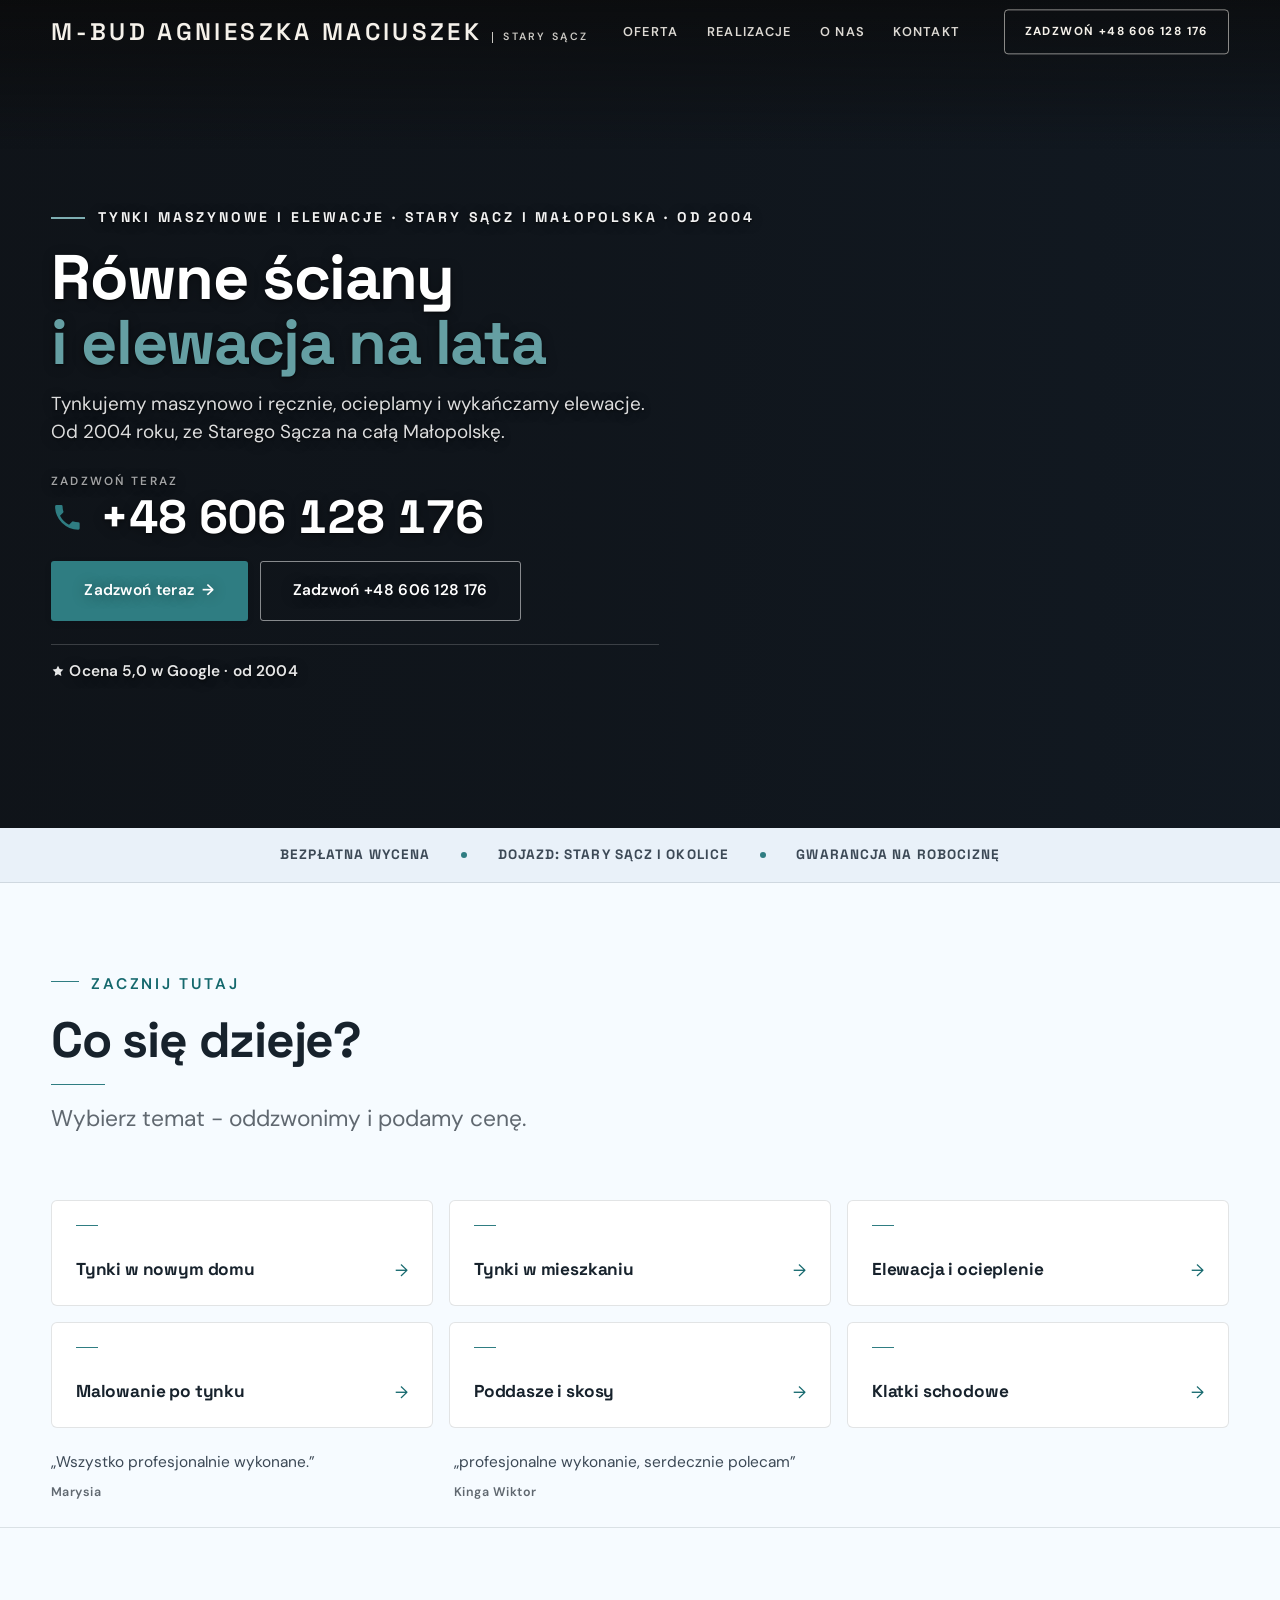
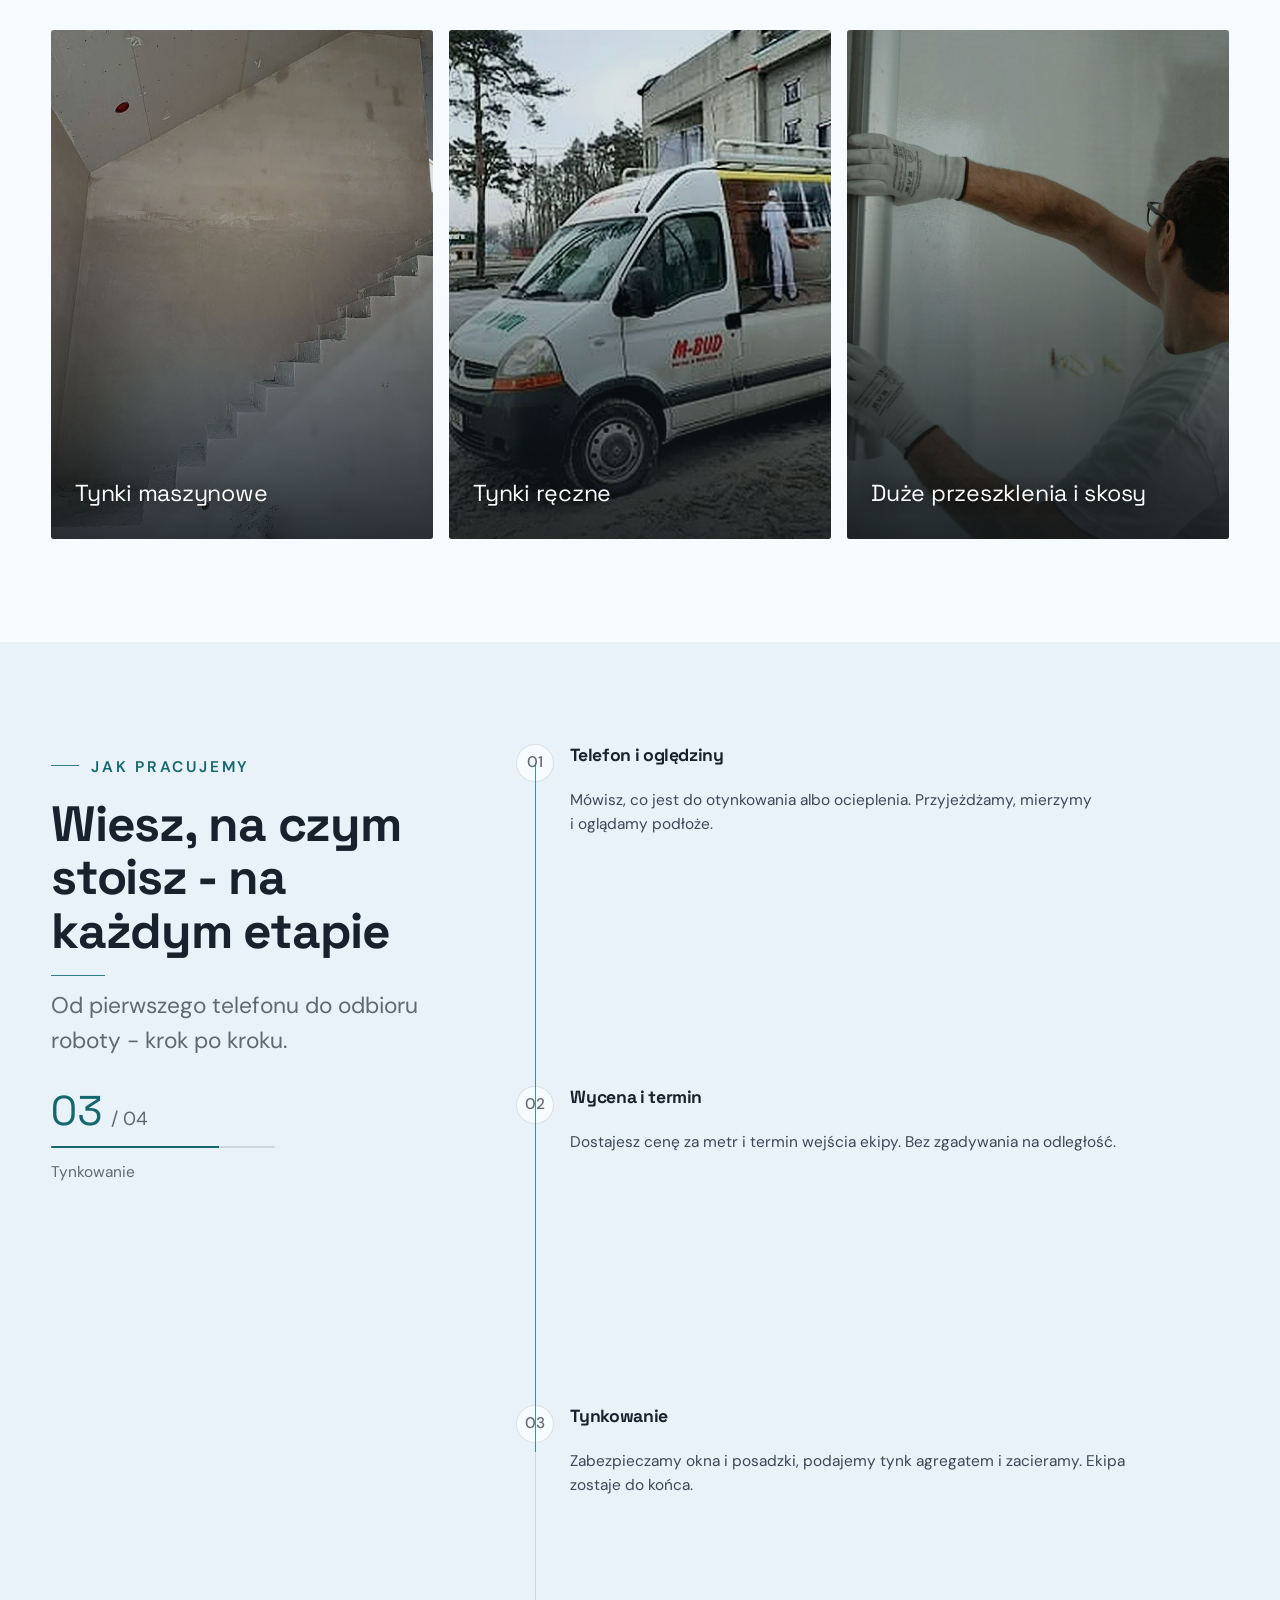
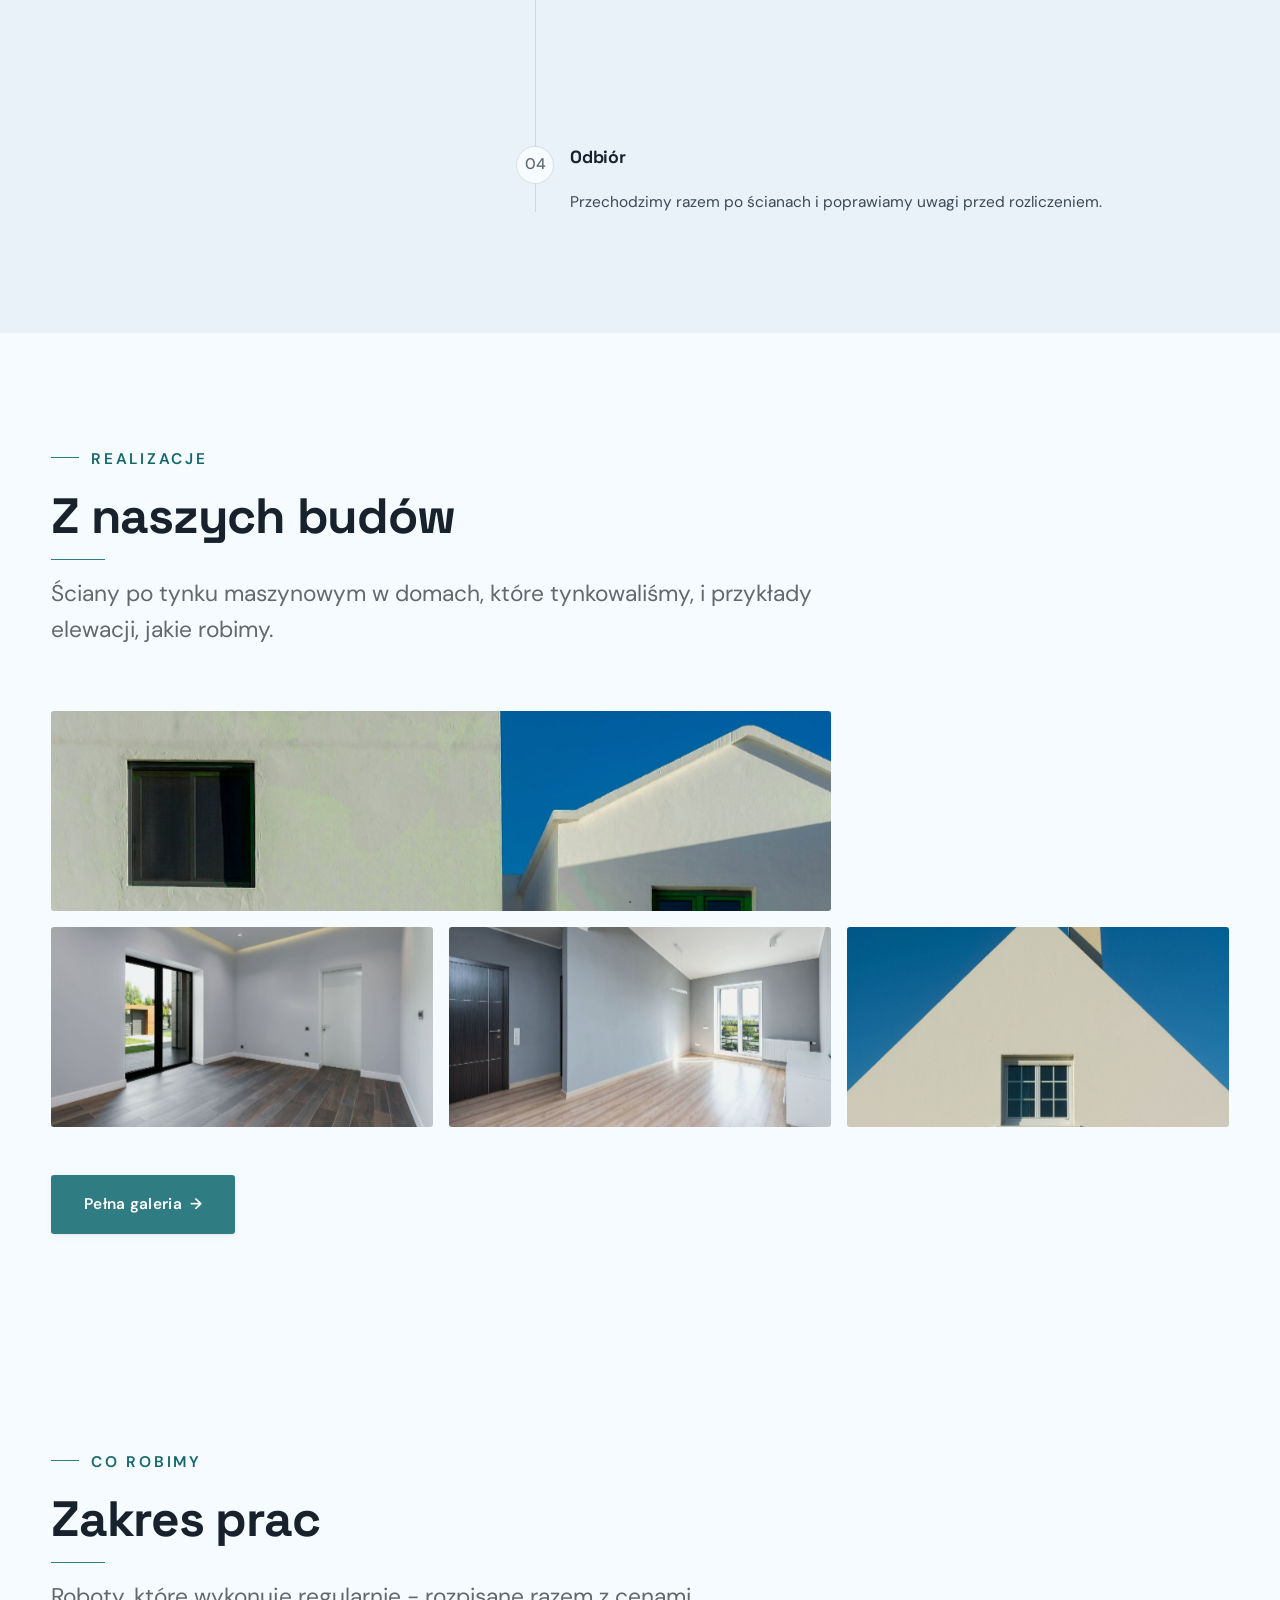
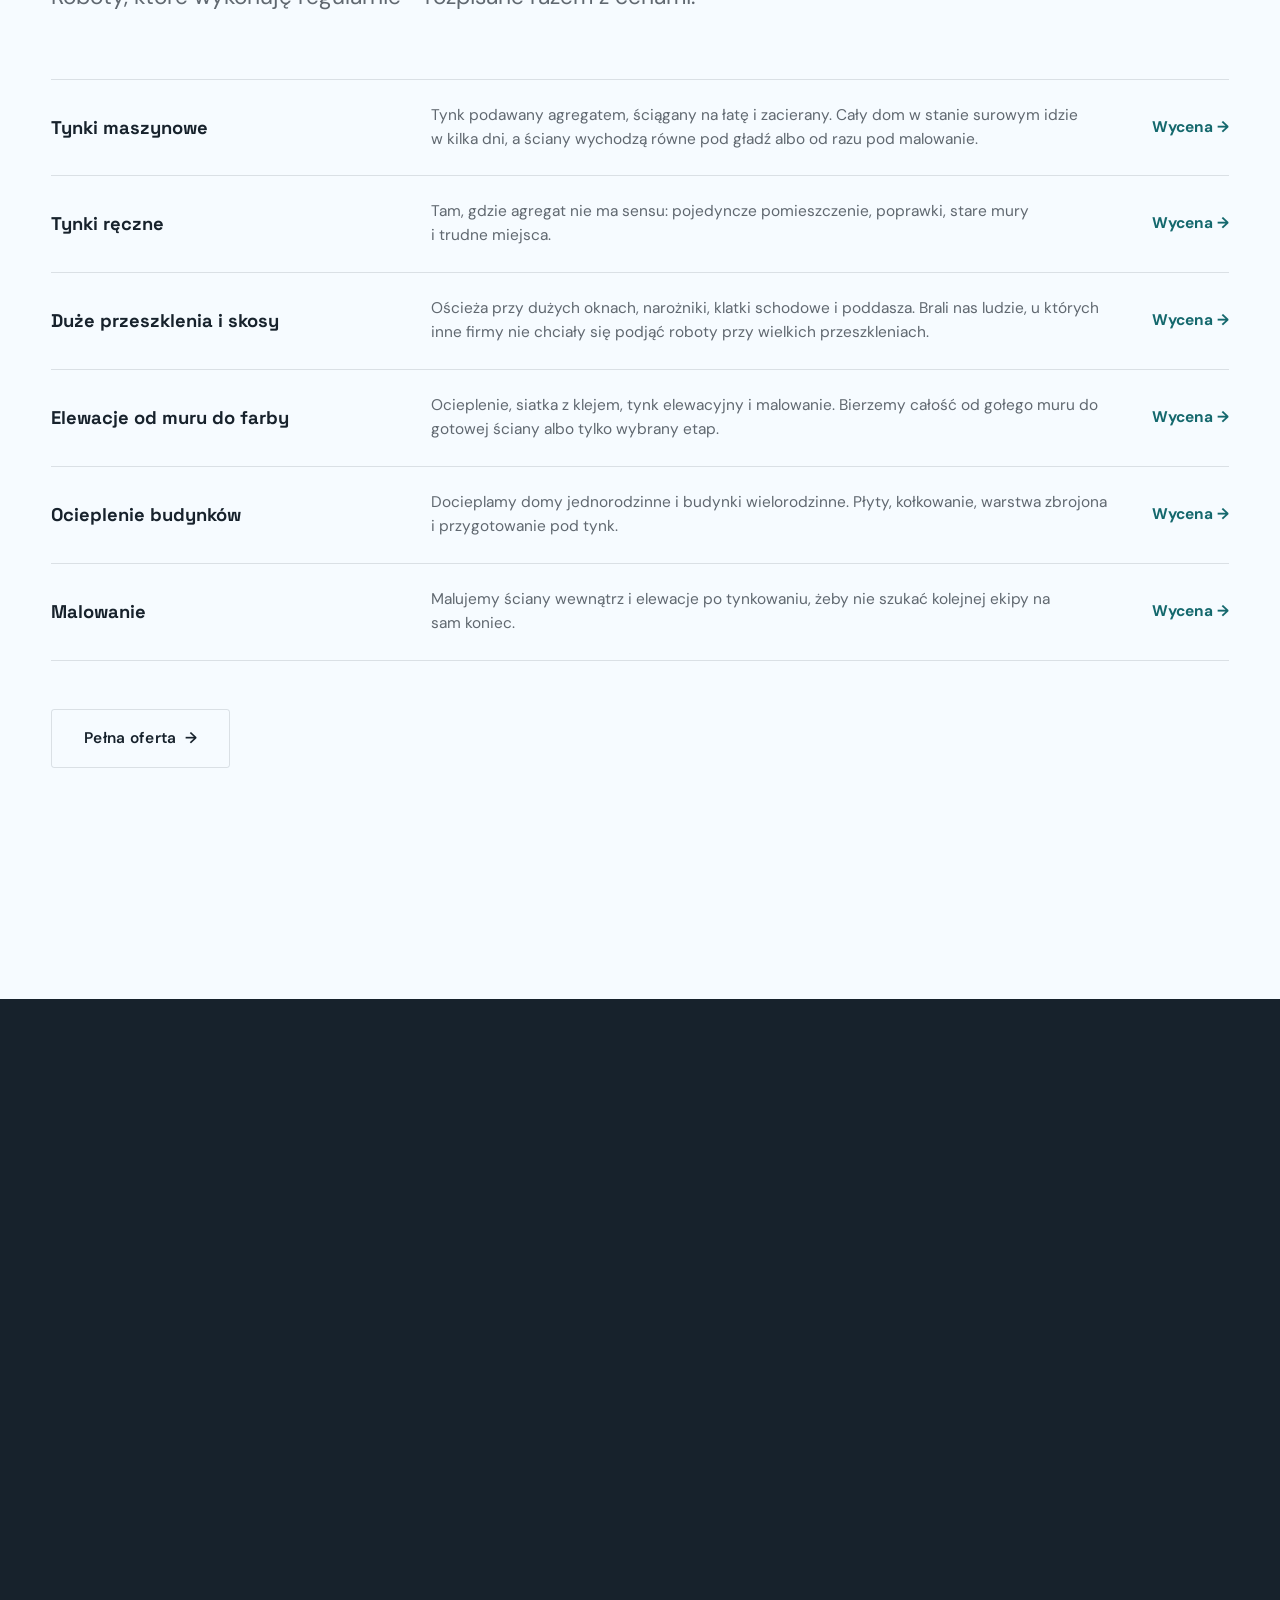
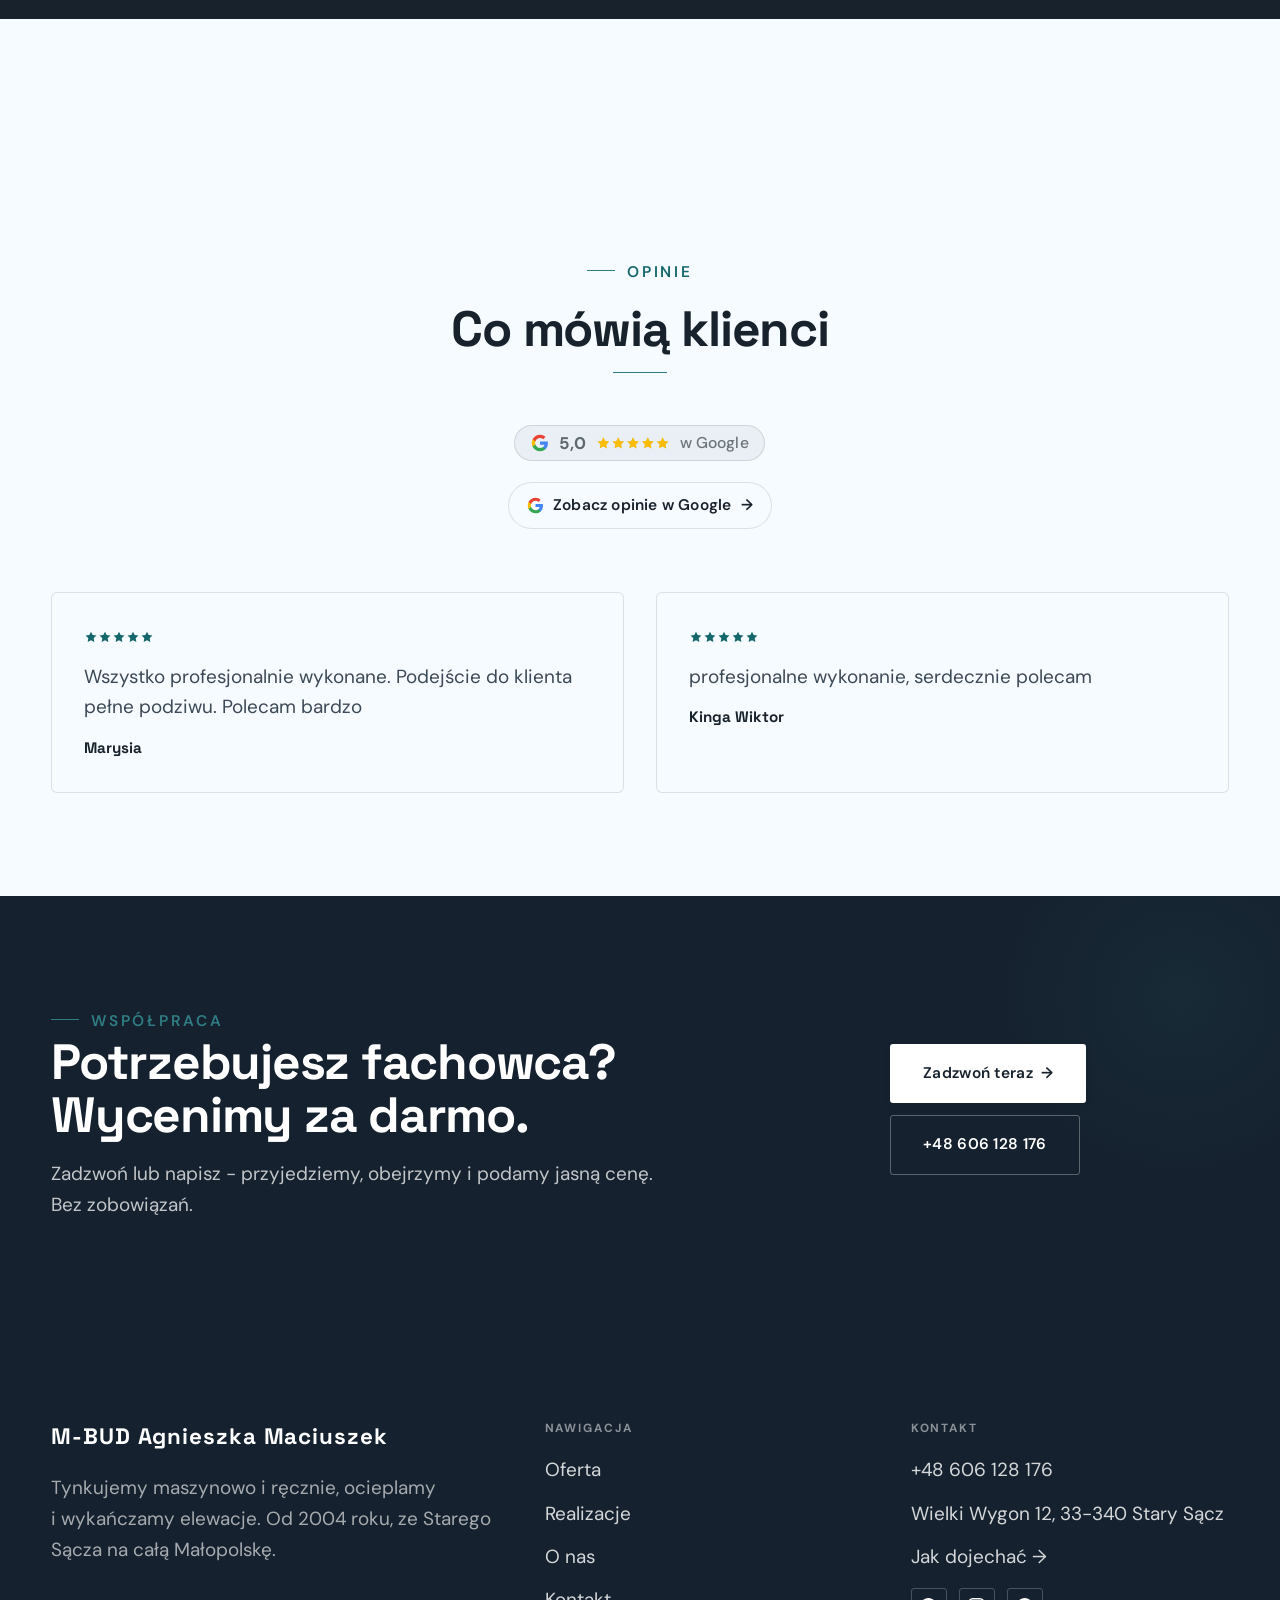
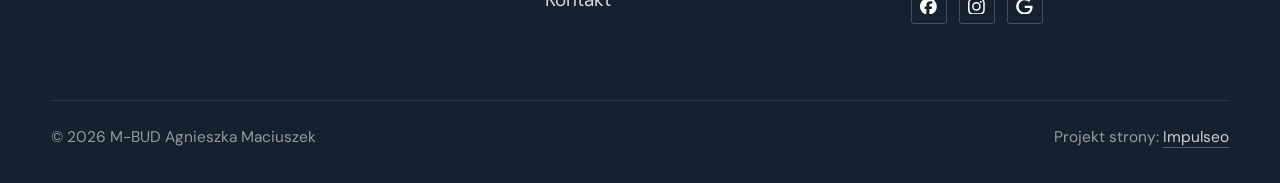
<file: index.html>
<!DOCTYPE html>
<html lang="pl">
<head>
<meta charset="UTF-8">
<meta name="viewport" content="width=device-width, initial-scale=1.0">
<title>M-BUD Agnieszka Maciuszek - tynki maszynowe i elewacje · Stary Sącz, Nowy Sącz, Małopolska</title>
<meta name="description" content="M-BUD ze Starego Sącza - tynki maszynowe i ręczne, elewacje, ocieplenia i malowanie. Na rynku od 2004 roku, pracujemy w całym województwie małopolskim. Ocena 5,0 w Google. Zadzwoń: 606 128 176.">
<link rel="canonical" href="https://kris20032.github.io/m-bud-agnieszka-maciuszek/">
<meta name="robots" content="noindex, nofollow">
<meta property="og:type" content="website">
<meta property="og:locale" content="pl_PL">
<meta property="og:site_name" content="M-BUD Agnieszka Maciuszek">
<meta property="og:title" content="M-BUD Agnieszka Maciuszek - tynki maszynowe i elewacje · Stary Sącz, Nowy Sącz, Małopolska">
<meta property="og:description" content="M-BUD ze Starego Sącza - tynki maszynowe i ręczne, elewacje, ocieplenia i malowanie. Na rynku od 2004 roku, pracujemy w całym województwie małopolskim. Ocena 5,0 w Google. Zadzwoń: 606 128 176.">
<meta property="og:url" content="https://kris20032.github.io/m-bud-agnieszka-maciuszek/">
<meta property="og:image" content="https://kris20032.github.io/m-bud-agnieszka-maciuszek/img/og.jpg">
<meta property="og:image:width" content="1200">
<meta property="og:image:height" content="630">
<meta name="twitter:card" content="summary_large_image">
<script type="application/ld+json">{"@context": "https://schema.org", "@type": "LocalBusiness", "name": "M-BUD Agnieszka Maciuszek", "url": "https://kris20032.github.io/m-bud-agnieszka-maciuszek/", "telephone": "+48606128176", "image": "https://kris20032.github.io/m-bud-agnieszka-maciuszek/img/og.jpg", "areaServed": "Stary Sącz", "sameAs": ["https://maps.google.com/?cid=14147657196481900526&g_mp=Cidnb29nbGUubWFwcy5wbGFjZXMudjEuUGxhY2VzLlNlYXJjaFRleHQQAhgEIAA", "https://www.facebook.com/mbudtynki/?locale=pl_PL", "https://www.instagram.com/agnieszka.maciuszek.3/"]}</script>
<link rel="preconnect" href="https://fonts.googleapis.com">
<link rel="preconnect" href="https://fonts.gstatic.com" crossorigin>
<link href="https://fonts.googleapis.com/css2?family=Space+Grotesk:wght@500;600;700&family=DM+Sans:opsz,wght@9..40,400;9..40,500;9..40,600&display=swap" rel="stylesheet">
<link rel="stylesheet" href="assets/styles.css?v=80ae14ca">
</head>
<body>

<header class="nav">
  <div class="wrap nav-inner">
    <a class="brand" href="index.html"><span class="name">M-BUD Agnieszka Maciuszek</span><span class="sub">Stary Sącz</span></a>
    <nav class="nav-links">
      <a href="oferta.html">Oferta</a>
      <a href="realizacje.html">Realizacje</a>
      <a href="o-nas.html">O nas</a>
      <a href="kontakt.html">Kontakt</a>
      <a href="tel:+48606128176" class="btn btn-accent">Zadzwoń +48 606 128 176</a>
    </nav>
    <button class="nav-toggle" aria-label="Menu"><span></span><span></span><span></span></button>
  </div>
</header>

<main>
<section class="hero-fach">
  <img class="hf-photo" src="img/hero.jpg" fetchpriority="high" data-rotate="img/g4.jpg|img/g8.jpg" alt="M-BUD Agnieszka Maciuszek" width="1880" height="1255">
  <div class="hf-panel">
    <div class="hf-inner">
      <span class="hf-kicker">Tynki maszynowe i elewacje · Stary Sącz i Małopolska · od 2004</span>
      <h1 class="hf-title">Równe ściany <em>i elewacja na lata</em></h1>
      <p class="hf-lead">Tynkujemy maszynowo i ręcznie, ocieplamy i wykańczamy elewacje. Od 2004 roku, ze Starego Sącza na całą Małopolskę.</p>
      <a class="hf-phone" href="tel:+48606128176"><span class="hf-phone-lab">Zadzwoń teraz</span><span class="hf-phone-num"><svg class="ico-tel" width="16" height="16" viewBox="0 0 24 24" fill="none" aria-hidden="true"><path d="M6.6 10.8a15.5 15.5 0 0 0 6.6 6.6l2.2-2.2a1 1 0 0 1 1-.24 11.4 11.4 0 0 0 3.6.58 1 1 0 0 1 1 1V20a1 1 0 0 1-1 1A17 17 0 0 1 3 4a1 1 0 0 1 1-1h3.5a1 1 0 0 1 1 1c0 1.25.2 2.46.58 3.6a1 1 0 0 1-.25 1l-2.23 2.2Z" fill="currentColor"/></svg> +48 606 128 176</span></a>
      <div class="hf-actions">
        <a href="kontakt.html" class="btn btn-accent">Zadzwoń teraz <span class="arr">→</span></a>
        <a href="tel:+48606128176" class="btn btn-ghost hf-ghost">Zadzwoń +48 606 128 176</a>
      </div>
      <div class="hf-trust"><svg class="ico-star" width="14" height="14" viewBox="0 0 24 24" style="vertical-align:-2px" aria-hidden="true"><path d="M12 2.8l2.85 5.8 6.4.93-4.63 4.5 1.1 6.37L12 17.4l-5.72 3 1.1-6.37-4.63-4.5 6.4-.93L12 2.8Z" fill="currentColor"/></svg> Ocena 5,0 w Google · od 2004</div>
    </div>
  </div>
</section>
<section class="fach-promise">
  <div class="wrap">
    <ul class="fp-row reveal"><li>Bezpłatna wycena</li><li>Dojazd: Stary Sącz i okolice</li><li>Gwarancja na robociznę</li></ul>
  </div>
</section>
<section class="objawy">
  <div class="wrap">
    <div class="head reveal">
      <span class="eyebrow">Zacznij tutaj</span>
      <h2>Co się dzieje?</h2>
      <p>Wybierz temat - oddzwonimy i podamy cenę.</p>
    </div>
    <div class="obj-grid">
      <a class="obj-tile reveal" href="kontakt.html"><span class="ot-row"><span class="ot-name">Tynki w nowym domu</span><span class="ot-arr" aria-hidden="true">→</span></span></a>
      <a class="obj-tile reveal" href="kontakt.html"><span class="ot-row"><span class="ot-name">Tynki w mieszkaniu</span><span class="ot-arr" aria-hidden="true">→</span></span></a>
      <a class="obj-tile reveal" href="kontakt.html"><span class="ot-row"><span class="ot-name">Elewacja i ocieplenie</span><span class="ot-arr" aria-hidden="true">→</span></span></a>
      <a class="obj-tile reveal" href="kontakt.html"><span class="ot-row"><span class="ot-name">Malowanie po tynku</span><span class="ot-arr" aria-hidden="true">→</span></span></a>
      <a class="obj-tile reveal" href="kontakt.html"><span class="ot-row"><span class="ot-name">Poddasze i skosy</span><span class="ot-arr" aria-hidden="true">→</span></span></a>
      <a class="obj-tile reveal" href="kontakt.html"><span class="ot-row"><span class="ot-name">Klatki schodowe</span><span class="ot-arr" aria-hidden="true">→</span></span></a>
    </div>
  </div>
</section>
<section class="opinie-mini" aria-label="Opinie klientów">
  <div class="wrap">
    <div class="om-row">
      <div class="om-item reveal"><blockquote>„Wszystko profesjonalnie wykonane.”</blockquote><span class="om-autor">Marysia</span></div>
      <div class="om-item reveal"><blockquote>„profesjonalne wykonanie, serdecznie polecam”</blockquote><span class="om-autor">Kinga Wiktor</span></div>
    </div>
  </div>
</section>
<section class="gateways-band">
  <div class="wrap">
    <div class="gateways">
      <a href="oferta.html" class="gateway reveal"><img src="img/g2.jpg" alt="Tynki maszynowe" loading="lazy" width="720" height="960" decoding="async"><span class="g-ttl">Tynki maszynowe</span></a>
      <a href="oferta.html" class="gateway reveal"><img src="img/g3.jpg" alt="Tynki ręczne" loading="lazy" width="860" height="645" decoding="async"><span class="g-ttl">Tynki ręczne</span></a>
      <a href="oferta.html" class="gateway reveal"><img src="img/g5.jpg" alt="Duże przeszklenia i skosy" loading="lazy" width="1780" height="1128" decoding="async"><span class="g-ttl">Duże przeszklenia i skosy</span></a>
    </div>
  </div>
</section>
<section class="proces proces-os fachowcy">
  <div class="wrap proc-grid">
    <div class="proc-side">
      <div class="head reveal">
        <span class="eyebrow">Jak pracujemy</span>
        <h2>Wiesz, na czym stoisz - na każdym etapie</h2>
        <p>Od pierwszego telefonu do odbioru roboty - krok po kroku.</p>
      </div>
      <div class="proc-count" aria-hidden="true"><span class="pc-cur">01</span><span class="pc-all">/ 04</span></div>
      <div class="proc-bar" aria-hidden="true"><i></i></div>
      <p class="proc-now" aria-hidden="true">Telefon i oględziny</p>
    </div>
    <ol class="proces-line">
      <li class="reveal"><span class="pno">01</span><h3>Telefon i oględziny</h3><p>Mówisz, co jest do otynkowania albo ocieplenia. Przyjeżdżamy, mierzymy i oglądamy podłoże.</p></li>
      <li class="reveal"><span class="pno">02</span><h3>Wycena i termin</h3><p>Dostajesz cenę za metr i termin wejścia ekipy. Bez zgadywania na odległość.</p></li>
      <li class="reveal"><span class="pno">03</span><h3>Tynkowanie</h3><p>Zabezpieczamy okna i posadzki, podajemy tynk agregatem i zacieramy. Ekipa zostaje do końca.</p></li>
      <li class="reveal"><span class="pno">04</span><h3>Odbiór</h3><p>Przechodzimy razem po ścianach i poprawiamy uwagi przed rozliczeniem.</p></li>
    </ol>
  </div>
</section>
<section>
  <div class="wrap">
    <div class="head reveal">
      <span class="eyebrow">Realizacje</span>
      <h2>Z naszych budów</h2>
      <p>Ściany po tynku maszynowym w domach, które tynkowaliśmy, i przykłady elewacji, jakie robimy.</p>
    </div>
    <div class="gallery">
      <div class="tile t-two3 reveal"><img src="img/g6.jpg" alt="M-BUD Agnieszka Maciuszek" loading="lazy" width="1880" height="1253" decoding="async"></div>
      <div class="tile t-third reveal"><img src="img/g7.jpg" alt="M-BUD Agnieszka Maciuszek" loading="lazy" width="1880" height="1253" decoding="async"></div>
      <div class="tile t-third reveal"><img src="img/g8.jpg" alt="M-BUD Agnieszka Maciuszek" loading="lazy" width="1880" height="1255" decoding="async"></div>
      <div class="tile t-third reveal"><img src="img/g9.jpg" alt="M-BUD Agnieszka Maciuszek" loading="lazy" width="1880" height="1255" decoding="async"></div>
      <div class="tile t-third reveal"><img src="img/g10.jpg" alt="M-BUD Agnieszka Maciuszek" loading="lazy" width="1880" height="1253" decoding="async"></div>
    </div>
    <div style="margin-top:var(--space-7)" class="reveal"><a href="realizacje.html" class="btn btn-accent">Pełna galeria <span class="arr">→</span></a></div>
  </div>
</section>
<section class="fach-uslugi">
  <div class="wrap">
    <div class="head reveal">
      <span class="eyebrow">Co robimy</span>
      <h2>Zakres prac</h2>
      <p>Roboty, które wykonuję regularnie - rozpisane razem z cenami.</p>
    </div>
    <ul class="fu-list">
      <li class="fu-row reveal"><div class="fu-name">Tynki maszynowe</div><div class="fu-desc">Tynk podawany agregatem, ściągany na łatę i zacierany. Cały dom w stanie surowym idzie w kilka dni, a ściany wychodzą równe pod gładź albo od razu pod malowanie.</div><a class="fu-cta" href="kontakt.html">Wycena <span class="arr">→</span></a></li>
      <li class="fu-row reveal"><div class="fu-name">Tynki ręczne</div><div class="fu-desc">Tam, gdzie agregat nie ma sensu: pojedyncze pomieszczenie, poprawki, stare mury i trudne miejsca.</div><a class="fu-cta" href="kontakt.html">Wycena <span class="arr">→</span></a></li>
      <li class="fu-row reveal"><div class="fu-name">Duże przeszklenia i skosy</div><div class="fu-desc">Ościeża przy dużych oknach, narożniki, klatki schodowe i poddasza. Brali nas ludzie, u których inne firmy nie chciały się podjąć roboty przy wielkich przeszkleniach.</div><a class="fu-cta" href="kontakt.html">Wycena <span class="arr">→</span></a></li>
      <li class="fu-row reveal"><div class="fu-name">Elewacje od muru do farby</div><div class="fu-desc">Ocieplenie, siatka z klejem, tynk elewacyjny i malowanie. Bierzemy całość od gołego muru do gotowej ściany albo tylko wybrany etap.</div><a class="fu-cta" href="kontakt.html">Wycena <span class="arr">→</span></a></li>
      <li class="fu-row reveal"><div class="fu-name">Ocieplenie budynków</div><div class="fu-desc">Docieplamy domy jednorodzinne i budynki wielorodzinne. Płyty, kołkowanie, warstwa zbrojona i przygotowanie pod tynk.</div><a class="fu-cta" href="kontakt.html">Wycena <span class="arr">→</span></a></li>
      <li class="fu-row reveal"><div class="fu-name">Malowanie</div><div class="fu-desc">Malujemy ściany wewnątrz i elewacje po tynkowaniu, żeby nie szukać kolejnej ekipy na sam koniec.</div><a class="fu-cta" href="kontakt.html">Wycena <span class="arr">→</span></a></li>
    </ul>
    <div style="margin-top:var(--space-7)" class="reveal"><a href="oferta.html" class="btn btn-ghost">Pełna oferta <span class="arr">→</span></a></div>
  </div>
</section>
<section class="stopklatka" aria-hidden="true">
  <div class="stk-bg" style="background-image:url(img/about.jpg)"></div>
</section>
<section class="opinie">
  <div class="wrap">
    <div class="head center reveal">
      <span class="eyebrow">Opinie</span>
      <h2>Co mówią klienci</h2>
    </div>
    <p class="op-meta reveal"><span class="g-badge"><svg class="gb-ico" viewBox="0 0 24 24" width="18" height="18" aria-hidden="true"><path fill="#4285F4" d="M22.56 12.25c0-.78-.07-1.53-.2-2.25H12v4.26h5.92c-.26 1.37-1.04 2.53-2.21 3.31v2.77h3.57c2.08-1.92 3.28-4.74 3.28-8.09z"/><path fill="#34A853" d="M12 23c2.97 0 5.46-.98 7.28-2.66l-3.57-2.77c-.98.66-2.23 1.06-3.71 1.06-2.86 0-5.29-1.93-6.16-4.53H2.18v2.84C3.99 20.53 7.7 23 12 23z"/><path fill="#FBBC05" d="M5.84 14.09c-.22-.66-.35-1.36-.35-2.09s.13-1.43.35-2.09V7.07H2.18C1.43 8.55 1 10.22 1 12s.43 3.45 1.18 4.93l2.85-2.22.81-.62z"/><path fill="#EA4335" d="M12 5.38c1.62 0 3.06.56 4.21 1.64l3.15-3.15C17.45 2.09 14.97 1 12 1 7.7 1 3.99 3.47 2.18 7.07l3.66 2.84c.87-2.6 3.3-4.53 6.16-4.53z"/></svg><b class="gb-ocena">5,0</b><svg class="gb-stars" viewBox="0 0 90 18" width="74" height="14.8" aria-hidden="true"><g fill="currentColor" opacity=".26"><path transform="translate(0,0)" d="M9 1.6l2.2 4.46 4.92.72-3.56 3.47.84 4.9L9 12.74l-4.4 2.31.84-4.9L1.88 6.68l4.92-.72L9 1.6Z"/><path transform="translate(18,0)" d="M9 1.6l2.2 4.46 4.92.72-3.56 3.47.84 4.9L9 12.74l-4.4 2.31.84-4.9L1.88 6.68l4.92-.72L9 1.6Z"/><path transform="translate(36,0)" d="M9 1.6l2.2 4.46 4.92.72-3.56 3.47.84 4.9L9 12.74l-4.4 2.31.84-4.9L1.88 6.68l4.92-.72L9 1.6Z"/><path transform="translate(54,0)" d="M9 1.6l2.2 4.46 4.92.72-3.56 3.47.84 4.9L9 12.74l-4.4 2.31.84-4.9L1.88 6.68l4.92-.72L9 1.6Z"/><path transform="translate(72,0)" d="M9 1.6l2.2 4.46 4.92.72-3.56 3.47.84 4.9L9 12.74l-4.4 2.31.84-4.9L1.88 6.68l4.92-.72L9 1.6Z"/></g><clipPath id="gs1000"><rect x="0" y="0" width="90.0" height="18"/></clipPath><g fill="#FBBC04" clip-path="url(#gs1000)"><path transform="translate(0,0)" d="M9 1.6l2.2 4.46 4.92.72-3.56 3.47.84 4.9L9 12.74l-4.4 2.31.84-4.9L1.88 6.68l4.92-.72L9 1.6Z"/><path transform="translate(18,0)" d="M9 1.6l2.2 4.46 4.92.72-3.56 3.47.84 4.9L9 12.74l-4.4 2.31.84-4.9L1.88 6.68l4.92-.72L9 1.6Z"/><path transform="translate(36,0)" d="M9 1.6l2.2 4.46 4.92.72-3.56 3.47.84 4.9L9 12.74l-4.4 2.31.84-4.9L1.88 6.68l4.92-.72L9 1.6Z"/><path transform="translate(54,0)" d="M9 1.6l2.2 4.46 4.92.72-3.56 3.47.84 4.9L9 12.74l-4.4 2.31.84-4.9L1.88 6.68l4.92-.72L9 1.6Z"/><path transform="translate(72,0)" d="M9 1.6l2.2 4.46 4.92.72-3.56 3.47.84 4.9L9 12.74l-4.4 2.31.84-4.9L1.88 6.68l4.92-.72L9 1.6Z"/></g></svg><span class="gb-txt">w Google</span></span></p>
    <p class="op-meta reveal"><a class="op-google" href="https://maps.google.com/?cid=14147657196481900526&amp;g_mp=Cidnb29nbGUubWFwcy5wbGFjZXMudjEuUGxhY2VzLlNlYXJjaFRleHQQAhgEIAA" target="_blank" rel="noopener"><svg class="op-g-ico" viewBox="0 0 24 24" width="17" height="17" aria-hidden="true"><path fill="#4285F4" d="M22.56 12.25c0-.78-.07-1.53-.2-2.25H12v4.26h5.92c-.26 1.37-1.04 2.53-2.21 3.31v2.77h3.57c2.08-1.92 3.28-4.74 3.28-8.09z"/><path fill="#34A853" d="M12 23c2.97 0 5.46-.98 7.28-2.66l-3.57-2.77c-.98.66-2.23 1.06-3.71 1.06-2.86 0-5.29-1.93-6.16-4.53H2.18v2.84C3.99 20.53 7.7 23 12 23z"/><path fill="#FBBC05" d="M5.84 14.09c-.22-.66-.35-1.36-.35-2.09s.13-1.43.35-2.09V7.07H2.18C1.43 8.55 1 10.22 1 12s.43 3.45 1.18 4.93l2.85-2.22.81-.62z"/><path fill="#EA4335" d="M12 5.38c1.62 0 3.06.56 4.21 1.64l3.15-3.15C17.45 2.09 14.97 1 12 1 7.7 1 3.99 3.47 2.18 7.07l3.66 2.84c.87-2.6 3.3-4.53 6.16-4.53z"/></svg><span>Zobacz opinie w Google</span><span class="arr">→</span></a></p>
    <div class="opinie-grid">
      <figure class="op-card reveal"><span class="op-star"><svg class="ico-star" width="14" height="14" viewBox="0 0 24 24" style="vertical-align:-2px" aria-hidden="true"><path d="M12 2.8l2.85 5.8 6.4.93-4.63 4.5 1.1 6.37L12 17.4l-5.72 3 1.1-6.37-4.63-4.5 6.4-.93L12 2.8Z" fill="currentColor"/></svg><svg class="ico-star" width="14" height="14" viewBox="0 0 24 24" style="vertical-align:-2px" aria-hidden="true"><path d="M12 2.8l2.85 5.8 6.4.93-4.63 4.5 1.1 6.37L12 17.4l-5.72 3 1.1-6.37-4.63-4.5 6.4-.93L12 2.8Z" fill="currentColor"/></svg><svg class="ico-star" width="14" height="14" viewBox="0 0 24 24" style="vertical-align:-2px" aria-hidden="true"><path d="M12 2.8l2.85 5.8 6.4.93-4.63 4.5 1.1 6.37L12 17.4l-5.72 3 1.1-6.37-4.63-4.5 6.4-.93L12 2.8Z" fill="currentColor"/></svg><svg class="ico-star" width="14" height="14" viewBox="0 0 24 24" style="vertical-align:-2px" aria-hidden="true"><path d="M12 2.8l2.85 5.8 6.4.93-4.63 4.5 1.1 6.37L12 17.4l-5.72 3 1.1-6.37-4.63-4.5 6.4-.93L12 2.8Z" fill="currentColor"/></svg><svg class="ico-star" width="14" height="14" viewBox="0 0 24 24" style="vertical-align:-2px" aria-hidden="true"><path d="M12 2.8l2.85 5.8 6.4.93-4.63 4.5 1.1 6.37L12 17.4l-5.72 3 1.1-6.37-4.63-4.5 6.4-.93L12 2.8Z" fill="currentColor"/></svg></span><blockquote>Wszystko profesjonalnie wykonane. Podejście do klienta pełne podziwu. Polecam bardzo</blockquote><span class="op-autor">Marysia</span></figure>
      <figure class="op-card reveal"><span class="op-star"><svg class="ico-star" width="14" height="14" viewBox="0 0 24 24" style="vertical-align:-2px" aria-hidden="true"><path d="M12 2.8l2.85 5.8 6.4.93-4.63 4.5 1.1 6.37L12 17.4l-5.72 3 1.1-6.37-4.63-4.5 6.4-.93L12 2.8Z" fill="currentColor"/></svg><svg class="ico-star" width="14" height="14" viewBox="0 0 24 24" style="vertical-align:-2px" aria-hidden="true"><path d="M12 2.8l2.85 5.8 6.4.93-4.63 4.5 1.1 6.37L12 17.4l-5.72 3 1.1-6.37-4.63-4.5 6.4-.93L12 2.8Z" fill="currentColor"/></svg><svg class="ico-star" width="14" height="14" viewBox="0 0 24 24" style="vertical-align:-2px" aria-hidden="true"><path d="M12 2.8l2.85 5.8 6.4.93-4.63 4.5 1.1 6.37L12 17.4l-5.72 3 1.1-6.37-4.63-4.5 6.4-.93L12 2.8Z" fill="currentColor"/></svg><svg class="ico-star" width="14" height="14" viewBox="0 0 24 24" style="vertical-align:-2px" aria-hidden="true"><path d="M12 2.8l2.85 5.8 6.4.93-4.63 4.5 1.1 6.37L12 17.4l-5.72 3 1.1-6.37-4.63-4.5 6.4-.93L12 2.8Z" fill="currentColor"/></svg><svg class="ico-star" width="14" height="14" viewBox="0 0 24 24" style="vertical-align:-2px" aria-hidden="true"><path d="M12 2.8l2.85 5.8 6.4.93-4.63 4.5 1.1 6.37L12 17.4l-5.72 3 1.1-6.37-4.63-4.5 6.4-.93L12 2.8Z" fill="currentColor"/></svg></span><blockquote>profesjonalne wykonanie, serdecznie polecam</blockquote><span class="op-autor">Kinga Wiktor</span></figure>
    </div>
  </div>
</section>
<section class="cta">
  <div class="wrap">
    <div class="reveal">
      <span class="eyebrow">Współpraca</span>
      <h2>Potrzebujesz fachowca? Wycenimy za darmo.</h2>
      <p>Zadzwoń lub napisz - przyjedziemy, obejrzymy i podamy jasną cenę. Bez zobowiązań.</p>
    </div>
    <div class="cta-actions reveal">
      <a href="kontakt.html" class="btn btn-light">Zadzwoń teraz <span class="arr">→</span></a>
      <a href="tel:+48606128176" class="btn btn-ghost btn-ghost-cta">+48 606 128 176</a>
    </div>
  </div>
</section>
</main>

<footer>
  <div class="wrap">
    <div class="foot-grid">
      <div class="foot-brand">
        <div class="name">M-BUD Agnieszka Maciuszek</div>
        <p>Tynkujemy maszynowo i ręcznie, ocieplamy i wykańczamy elewacje. Od 2004 roku, ze Starego Sącza na całą Małopolskę.</p>
      </div>
      <div class="foot-col">
        <h4>Nawigacja</h4>
        <a href="oferta.html">Oferta</a>
        <a href="realizacje.html">Realizacje</a>
        <a href="o-nas.html">O nas</a>
        <a href="kontakt.html">Kontakt</a>
      </div>
      <div class="foot-col">
        <h4>Kontakt</h4>
        <a href="tel:+48606128176">+48 606 128 176</a>
        <p>Wielki Wygon 12, 33-340 Stary Sącz</p>
        <a href="https://maps.google.com/?cid=14147657196481900526&g_mp=Cidnb29nbGUubWFwcy5wbGFjZXMudjEuUGxhY2VzLlNlYXJjaFRleHQQAhgEIAA" target="_blank" rel="noopener">Jak dojechać →</a>
      <div class="foot-soc">
        <a class="soc" href="https://www.facebook.com/mbudtynki/?locale=pl_PL" target="_blank" rel="noopener" aria-label="Facebook - M-BUD Agnieszka Maciuszek"><svg viewBox="0 0 24 24" aria-hidden="true" focusable="false"><path d="M9.101 23.691v-7.98H6.627v-3.667h2.474v-1.58c0-4.085 1.848-5.978 5.858-5.978.401 0 .955.042 1.468.103a8.68 8.68 0 0 1 1.141.195v3.325a8.623 8.623 0 0 0-.653-.036 26.805 26.805 0 0 0-.733-.009c-.707 0-1.259.096-1.675.309a1.686 1.686 0 0 0-.679.622c-.258.42-.374.995-.374 1.752v1.297h3.919l-.386 2.103-.287 1.564h-3.246v8.245C19.396 23.238 24 18.179 24 12.044c0-6.627-5.373-12-12-12s-12 5.373-12 12c0 5.628 3.874 10.35 9.101 11.647Z" fill="currentColor"/></svg></a>
        <a class="soc" href="https://www.instagram.com/agnieszka.maciuszek.3/" target="_blank" rel="noopener" aria-label="Instagram - M-BUD Agnieszka Maciuszek"><svg viewBox="0 0 24 24" aria-hidden="true" focusable="false"><path d="M7.0301.084c-1.2768.0602-2.1487.264-2.911.5634-.7888.3075-1.4575.72-2.1228 1.3877-.6652.6677-1.075 1.3368-1.3802 2.127-.2954.7638-.4956 1.6365-.552 2.914-.0564 1.2775-.0689 1.6882-.0626 4.947.0062 3.2586.0206 3.6671.0825 4.9473.061 1.2765.264 2.1482.5635 2.9107.308.7889.72 1.4573 1.388 2.1228.6679.6655 1.3365 1.0743 2.1285 1.38.7632.295 1.6361.4961 2.9134.552 1.2773.056 1.6884.069 4.9462.0627 3.2578-.0062 3.668-.0207 4.9478-.0814 1.28-.0607 2.147-.2652 2.9098-.5633.7889-.3086 1.4578-.72 2.1228-1.3881.665-.6682 1.0745-1.3378 1.3795-2.1284.2957-.7632.4966-1.636.552-2.9124.056-1.2809.0692-1.6898.063-4.948-.0063-3.2583-.021-3.6668-.0817-4.9465-.0607-1.2797-.264-2.1487-.5633-2.9117-.3084-.7889-.72-1.4568-1.3876-2.1228C21.2982 1.33 20.628.9208 19.8378.6165 19.074.321 18.2017.1197 16.9244.0645 15.6471.0093 15.236-.005 11.977.0014 8.718.0076 8.31.0215 7.0301.0839m.1402 21.6932c-1.17-.0509-1.8053-.2453-2.2287-.408-.5606-.216-.96-.4771-1.3819-.895-.422-.4178-.6811-.8186-.9-1.378-.1644-.4234-.3624-1.058-.4171-2.228-.0595-1.2645-.072-1.6442-.079-4.848-.007-3.2037.0053-3.583.0607-4.848.05-1.169.2456-1.805.408-2.2282.216-.5613.4762-.96.895-1.3816.4188-.4217.8184-.6814 1.3783-.9003.423-.1651 1.0575-.3614 2.227-.4171 1.2655-.06 1.6447-.072 4.848-.079 3.2033-.007 3.5835.005 4.8495.0608 1.169.0508 1.8053.2445 2.228.408.5608.216.96.4754 1.3816.895.4217.4194.6816.8176.9005 1.3787.1653.4217.3617 1.056.4169 2.2263.0602 1.2655.0739 1.645.0796 4.848.0058 3.203-.0055 3.5834-.061 4.848-.051 1.17-.245 1.8055-.408 2.2294-.216.5604-.4763.96-.8954 1.3814-.419.4215-.8181.6811-1.3783.9-.4224.1649-1.0577.3617-2.2262.4174-1.2656.0595-1.6448.072-4.8493.079-3.2045.007-3.5825-.006-4.848-.0608M16.953 5.5864A1.44 1.44 0 1 0 18.39 4.144a1.44 1.44 0 0 0-1.437 1.4424M5.8385 12.012c.0067 3.4032 2.7706 6.1557 6.173 6.1493 3.4026-.0065 6.157-2.7701 6.1506-6.1733-.0065-3.4032-2.771-6.1565-6.174-6.1498-3.403.0067-6.156 2.771-6.1496 6.1738M8 12.0077a4 4 0 1 1 4.008 3.9921A3.9996 3.9996 0 0 1 8 12.0077" fill="currentColor"/></svg></a>
        <a class="soc" href="https://maps.google.com/?cid=14147657196481900526&g_mp=Cidnb29nbGUubWFwcy5wbGFjZXMudjEuUGxhY2VzLlNlYXJjaFRleHQQAhgEIAA" target="_blank" rel="noopener" aria-label="Google - M-BUD Agnieszka Maciuszek"><svg viewBox="0 0 24 24" aria-hidden="true" focusable="false"><path d="M12.48 10.92v3.28h7.84c-.24 1.84-.853 3.187-1.787 4.133-1.147 1.147-2.933 2.4-6.053 2.4-4.827 0-8.6-3.893-8.6-8.72s3.773-8.72 8.6-8.72c2.6 0 4.507 1.027 5.907 2.347l2.307-2.307C18.747 1.44 16.133 0 12.48 0 5.867 0 .307 5.387.307 12s5.56 12 12.173 12c3.573 0 6.267-1.173 8.373-3.36 2.16-2.16 2.84-5.213 2.84-7.667 0-.76-.053-1.467-.173-2.053H12.48z" fill="currentColor"/></svg></a>
      </div>
      </div>
    </div>
    <div class="foot-bot">
      <span>© 2026 M-BUD Agnieszka Maciuszek</span>
      <span>Projekt strony: <a class="foot-credit" href="https://impulseo.pl" target="_blank" rel="noopener">Impulseo</a></span>
    </div>
  </div>
</footer>
<div class="sticky-call"><a class="sc-call" href="tel:+48606128176"><svg class="ico-tel" width="16" height="16" viewBox="0 0 24 24" fill="none" aria-hidden="true"><path d="M6.6 10.8a15.5 15.5 0 0 0 6.6 6.6l2.2-2.2a1 1 0 0 1 1-.24 11.4 11.4 0 0 0 3.6.58 1 1 0 0 1 1 1V20a1 1 0 0 1-1 1A17 17 0 0 1 3 4a1 1 0 0 1 1-1h3.5a1 1 0 0 1 1 1c0 1.25.2 2.46.58 3.6a1 1 0 0 1-.25 1l-2.23 2.2Z" fill="currentColor"/></svg> Zadzwoń</a><a class="sc-quote" href="kontakt.html">Zadzwoń teraz</a></div>
<div class="demo-wazne" data-do="2026-10-12" data-cykl="3" hidden><svg class="dw-ico" width="13" height="13" viewBox="0 0 24 24" fill="none" aria-hidden="true"><circle cx="12" cy="12" r="8.6" stroke="currentColor" stroke-width="1.8"/><path d="M12 7.2V12l3.3 2" stroke="currentColor" stroke-width="1.8" stroke-linecap="round"/></svg><span class="dw-txt"></span></div>

<script src="assets/main.js"></script>
</body>
</html>
</file>
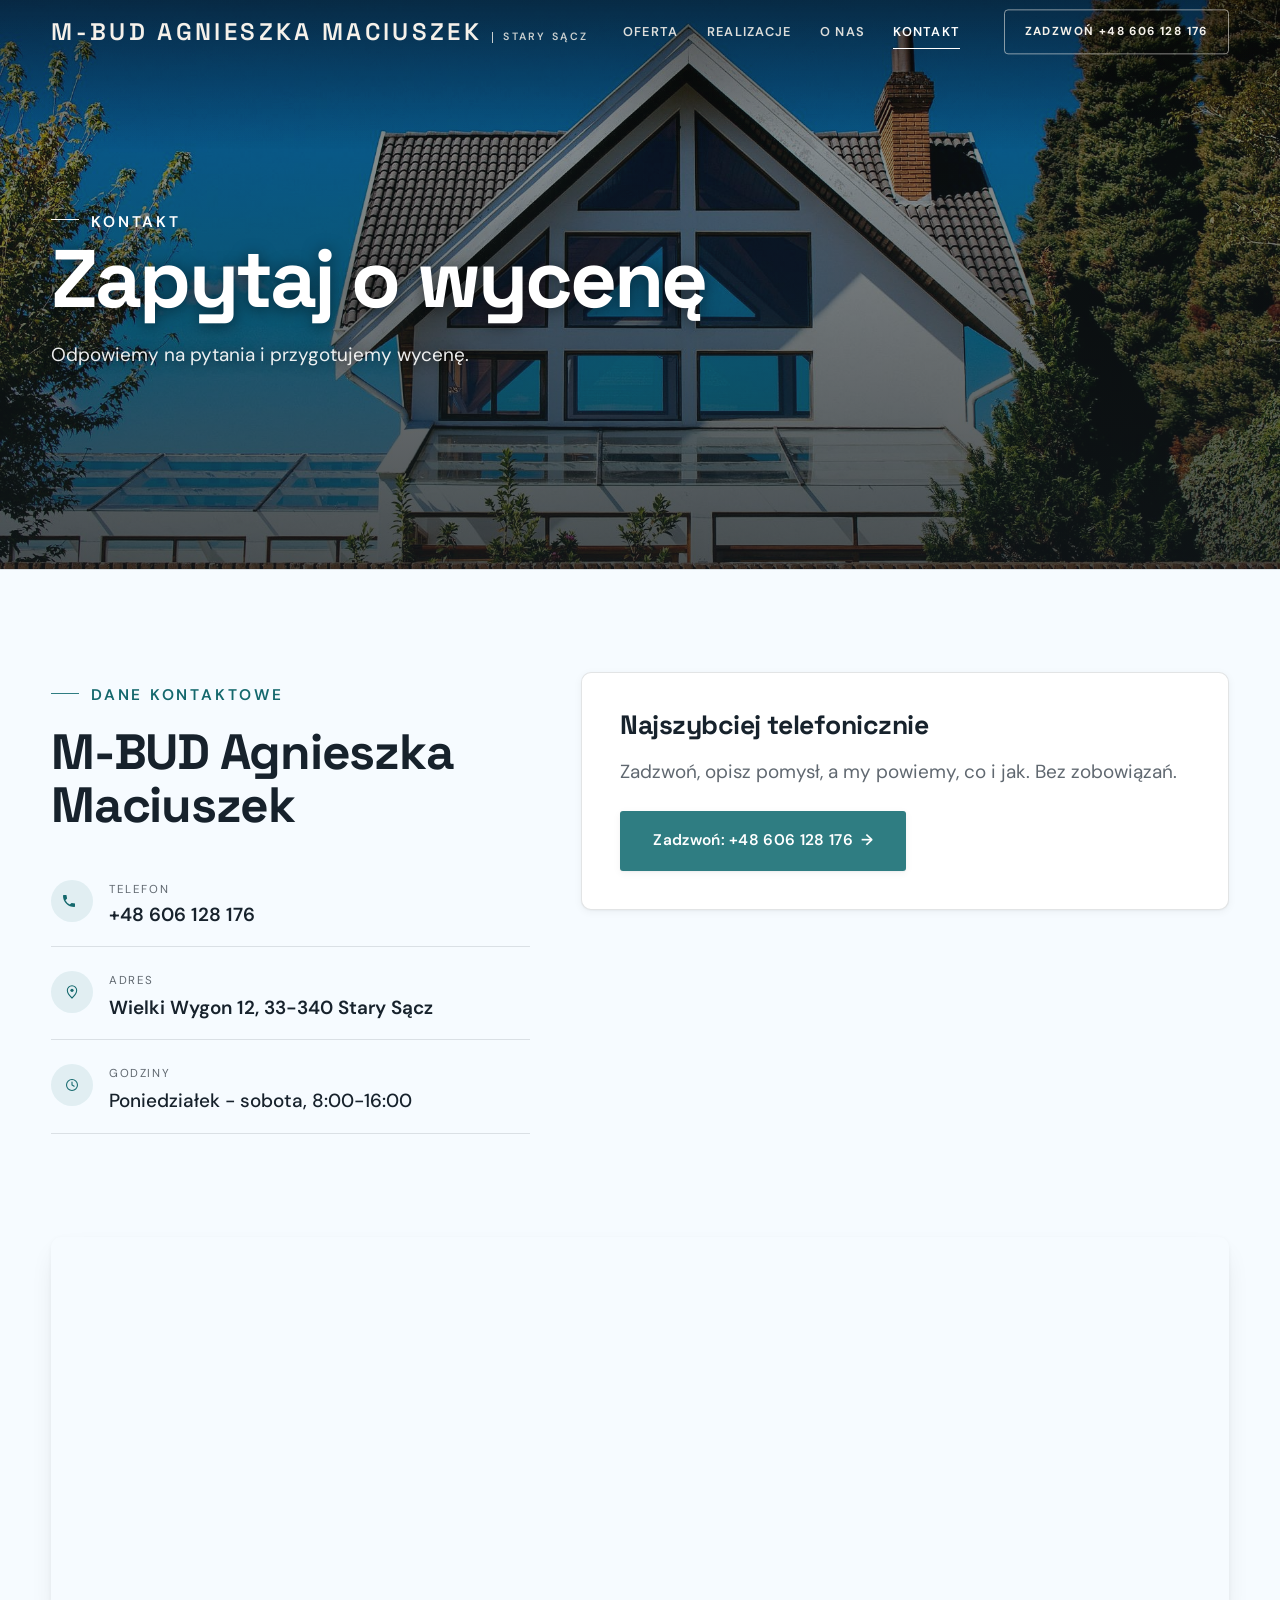
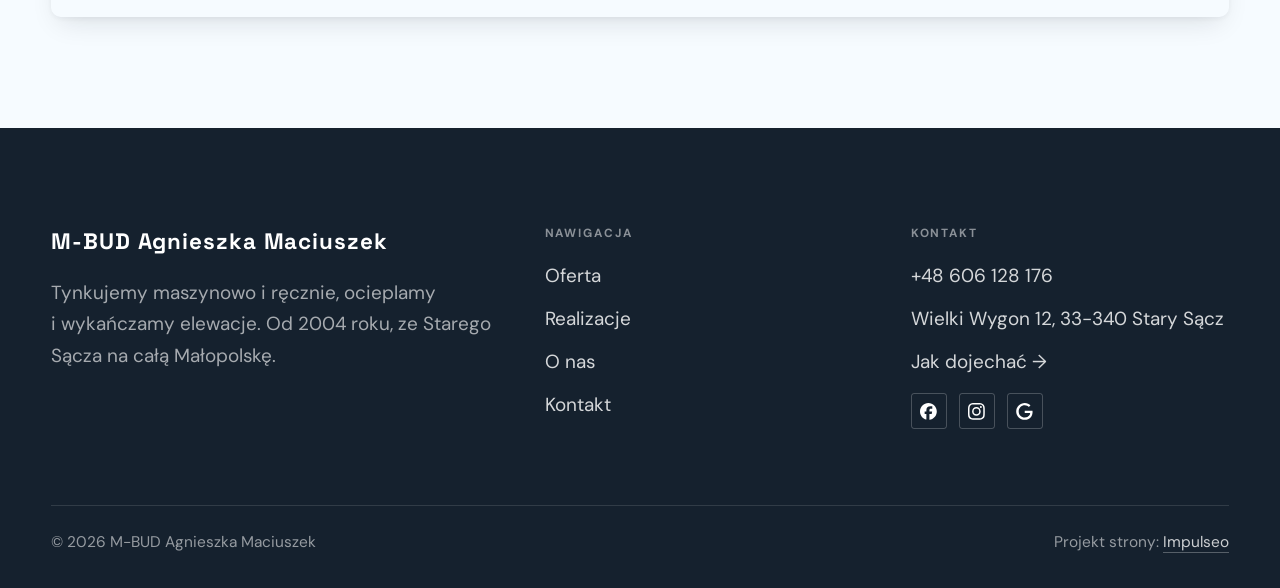
<file: kontakt.html>
<!DOCTYPE html>
<html lang="pl">
<head>
<meta charset="UTF-8">
<meta name="viewport" content="width=device-width, initial-scale=1.0">
<title>Kontakt - M-BUD Agnieszka Maciuszek</title>
<meta name="description" content="Kontakt M-BUD Agnieszka Maciuszek - Wielki Wygon 12, 33-340 Stary Sącz">
<link rel="canonical" href="https://kris20032.github.io/m-bud-agnieszka-maciuszek/kontakt.html">
<meta name="robots" content="noindex, nofollow">
<meta property="og:type" content="website">
<meta property="og:locale" content="pl_PL">
<meta property="og:site_name" content="M-BUD Agnieszka Maciuszek">
<meta property="og:title" content="Kontakt - M-BUD Agnieszka Maciuszek">
<meta property="og:description" content="Kontakt M-BUD Agnieszka Maciuszek - Wielki Wygon 12, 33-340 Stary Sącz">
<meta property="og:url" content="https://kris20032.github.io/m-bud-agnieszka-maciuszek/kontakt.html">
<meta property="og:image" content="https://kris20032.github.io/m-bud-agnieszka-maciuszek/img/og.jpg">
<meta property="og:image:width" content="1200">
<meta property="og:image:height" content="630">
<meta name="twitter:card" content="summary_large_image">
<link rel="preconnect" href="https://fonts.googleapis.com">
<link rel="preconnect" href="https://fonts.gstatic.com" crossorigin>
<link href="https://fonts.googleapis.com/css2?family=Space+Grotesk:wght@500;600;700&family=DM+Sans:opsz,wght@9..40,400;9..40,500;9..40,600&display=swap" rel="stylesheet">
<link rel="stylesheet" href="assets/styles.css?v=80ae14ca">
</head>
<body>

<header class="nav">
  <div class="wrap nav-inner">
    <a class="brand" href="index.html"><span class="name">M-BUD Agnieszka Maciuszek</span><span class="sub">Stary Sącz</span></a>
    <nav class="nav-links">
      <a href="oferta.html">Oferta</a>
      <a href="realizacje.html">Realizacje</a>
      <a href="o-nas.html">O nas</a>
      <a href="kontakt.html" class="active" aria-current="page">Kontakt</a>
      <a href="tel:+48606128176" class="btn btn-accent">Zadzwoń +48 606 128 176</a>
    </nav>
    <button class="nav-toggle" aria-label="Menu"><span></span><span></span><span></span></button>
  </div>
</header>

<main>
<section class="pagehead">
  <img src="img/g7.jpg" alt="M-BUD Agnieszka Maciuszek - Zapytaj o wycenę" width="1880" height="1253" decoding="async">
  <div class="wrap">
    <span class="eyebrow">Kontakt</span>
    <h1>Zapytaj o wycenę</h1>
    <p>Odpowiemy na pytania i przygotujemy wycenę.</p>
  </div>
</section>
<section>
  <div class="wrap contact-grid">
    <div class="reveal">
      <span class="eyebrow">Dane kontaktowe</span>
      <h2 style="margin:var(--space-4) 0 var(--space-6)">M-BUD Agnieszka Maciuszek</h2>
      <div class="info-list">
        <div class="info-row"><div class="ic"><svg class="ico-tel" width="16" height="16" viewBox="0 0 24 24" fill="none" aria-hidden="true"><path d="M6.6 10.8a15.5 15.5 0 0 0 6.6 6.6l2.2-2.2a1 1 0 0 1 1-.24 11.4 11.4 0 0 0 3.6.58 1 1 0 0 1 1 1V20a1 1 0 0 1-1 1A17 17 0 0 1 3 4a1 1 0 0 1 1-1h3.5a1 1 0 0 1 1 1c0 1.25.2 2.46.58 3.6a1 1 0 0 1-.25 1l-2.23 2.2Z" fill="currentColor"/></svg></div><div><div class="lbl">Telefon</div><a class="val" href="tel:+48606128176">+48 606 128 176</a></div></div>
        <div class="info-row"><div class="ic"><svg class="ico-pin" width="16" height="16" viewBox="0 0 24 24" fill="none" aria-hidden="true"><path d="M12 21s7-6.1 7-11.5A7 7 0 0 0 5 9.5C5 14.9 12 21 12 21Z" stroke="currentColor" stroke-width="1.6" fill="none"/><circle cx="12" cy="9.5" r="2.4" fill="currentColor"/></svg></div><div><div class="lbl">Adres</div><div class="val">Wielki Wygon 12, 33-340 Stary Sącz</div></div></div>
        <div class="info-row"><div class="ic"><svg class="ico-clock" width="16" height="16" viewBox="0 0 24 24" fill="none" aria-hidden="true"><circle cx="12" cy="12" r="8.2" stroke="currentColor" stroke-width="1.6"/><path d="M12 7.5V12l3.2 1.9" stroke="currentColor" stroke-width="1.6" stroke-linecap="round"/></svg></div><div><div class="lbl">Godziny</div><div class="val" style="font-weight:500">Poniedziałek - sobota, 8:00-16:00</div></div></div>
      </div>
    </div>
    <div class="reveal">
      <div class="form">
        <h3 style="margin-bottom:var(--space-4)">Najszybciej telefonicznie</h3>
        <p class="muted" style="margin-bottom:var(--space-5)">Zadzwoń, opisz pomysł, a my powiemy, co i jak. Bez zobowiązań.</p>
        <a href="tel:+48606128176" class="btn btn-accent" style="justify-content:center">Zadzwoń: +48 606 128 176 <span class="arr">→</span></a>
      </div>
    </div>
  </div>
</section>
<section style="padding-top:0">
  <div class="wrap reveal">
    <iframe class="map" title="M-BUD Agnieszka Maciuszek - Stary Sącz" src="https://maps.google.com/maps?q=49.5724536%2C20.6366188&z=15&output=embed" loading="lazy" referrerpolicy="no-referrer-when-downgrade"></iframe>
  </div>
</section>
</main>

<footer>
  <div class="wrap">
    <div class="foot-grid">
      <div class="foot-brand">
        <div class="name">M-BUD Agnieszka Maciuszek</div>
        <p>Tynkujemy maszynowo i ręcznie, ocieplamy i wykańczamy elewacje. Od 2004 roku, ze Starego Sącza na całą Małopolskę.</p>
      </div>
      <div class="foot-col">
        <h4>Nawigacja</h4>
        <a href="oferta.html">Oferta</a>
        <a href="realizacje.html">Realizacje</a>
        <a href="o-nas.html">O nas</a>
        <a href="kontakt.html">Kontakt</a>
      </div>
      <div class="foot-col">
        <h4>Kontakt</h4>
        <a href="tel:+48606128176">+48 606 128 176</a>
        <p>Wielki Wygon 12, 33-340 Stary Sącz</p>
        <a href="https://maps.google.com/?cid=14147657196481900526&g_mp=Cidnb29nbGUubWFwcy5wbGFjZXMudjEuUGxhY2VzLlNlYXJjaFRleHQQAhgEIAA" target="_blank" rel="noopener">Jak dojechać →</a>
      <div class="foot-soc">
        <a class="soc" href="https://www.facebook.com/mbudtynki/?locale=pl_PL" target="_blank" rel="noopener" aria-label="Facebook - M-BUD Agnieszka Maciuszek"><svg viewBox="0 0 24 24" aria-hidden="true" focusable="false"><path d="M9.101 23.691v-7.98H6.627v-3.667h2.474v-1.58c0-4.085 1.848-5.978 5.858-5.978.401 0 .955.042 1.468.103a8.68 8.68 0 0 1 1.141.195v3.325a8.623 8.623 0 0 0-.653-.036 26.805 26.805 0 0 0-.733-.009c-.707 0-1.259.096-1.675.309a1.686 1.686 0 0 0-.679.622c-.258.42-.374.995-.374 1.752v1.297h3.919l-.386 2.103-.287 1.564h-3.246v8.245C19.396 23.238 24 18.179 24 12.044c0-6.627-5.373-12-12-12s-12 5.373-12 12c0 5.628 3.874 10.35 9.101 11.647Z" fill="currentColor"/></svg></a>
        <a class="soc" href="https://www.instagram.com/agnieszka.maciuszek.3/" target="_blank" rel="noopener" aria-label="Instagram - M-BUD Agnieszka Maciuszek"><svg viewBox="0 0 24 24" aria-hidden="true" focusable="false"><path d="M7.0301.084c-1.2768.0602-2.1487.264-2.911.5634-.7888.3075-1.4575.72-2.1228 1.3877-.6652.6677-1.075 1.3368-1.3802 2.127-.2954.7638-.4956 1.6365-.552 2.914-.0564 1.2775-.0689 1.6882-.0626 4.947.0062 3.2586.0206 3.6671.0825 4.9473.061 1.2765.264 2.1482.5635 2.9107.308.7889.72 1.4573 1.388 2.1228.6679.6655 1.3365 1.0743 2.1285 1.38.7632.295 1.6361.4961 2.9134.552 1.2773.056 1.6884.069 4.9462.0627 3.2578-.0062 3.668-.0207 4.9478-.0814 1.28-.0607 2.147-.2652 2.9098-.5633.7889-.3086 1.4578-.72 2.1228-1.3881.665-.6682 1.0745-1.3378 1.3795-2.1284.2957-.7632.4966-1.636.552-2.9124.056-1.2809.0692-1.6898.063-4.948-.0063-3.2583-.021-3.6668-.0817-4.9465-.0607-1.2797-.264-2.1487-.5633-2.9117-.3084-.7889-.72-1.4568-1.3876-2.1228C21.2982 1.33 20.628.9208 19.8378.6165 19.074.321 18.2017.1197 16.9244.0645 15.6471.0093 15.236-.005 11.977.0014 8.718.0076 8.31.0215 7.0301.0839m.1402 21.6932c-1.17-.0509-1.8053-.2453-2.2287-.408-.5606-.216-.96-.4771-1.3819-.895-.422-.4178-.6811-.8186-.9-1.378-.1644-.4234-.3624-1.058-.4171-2.228-.0595-1.2645-.072-1.6442-.079-4.848-.007-3.2037.0053-3.583.0607-4.848.05-1.169.2456-1.805.408-2.2282.216-.5613.4762-.96.895-1.3816.4188-.4217.8184-.6814 1.3783-.9003.423-.1651 1.0575-.3614 2.227-.4171 1.2655-.06 1.6447-.072 4.848-.079 3.2033-.007 3.5835.005 4.8495.0608 1.169.0508 1.8053.2445 2.228.408.5608.216.96.4754 1.3816.895.4217.4194.6816.8176.9005 1.3787.1653.4217.3617 1.056.4169 2.2263.0602 1.2655.0739 1.645.0796 4.848.0058 3.203-.0055 3.5834-.061 4.848-.051 1.17-.245 1.8055-.408 2.2294-.216.5604-.4763.96-.8954 1.3814-.419.4215-.8181.6811-1.3783.9-.4224.1649-1.0577.3617-2.2262.4174-1.2656.0595-1.6448.072-4.8493.079-3.2045.007-3.5825-.006-4.848-.0608M16.953 5.5864A1.44 1.44 0 1 0 18.39 4.144a1.44 1.44 0 0 0-1.437 1.4424M5.8385 12.012c.0067 3.4032 2.7706 6.1557 6.173 6.1493 3.4026-.0065 6.157-2.7701 6.1506-6.1733-.0065-3.4032-2.771-6.1565-6.174-6.1498-3.403.0067-6.156 2.771-6.1496 6.1738M8 12.0077a4 4 0 1 1 4.008 3.9921A3.9996 3.9996 0 0 1 8 12.0077" fill="currentColor"/></svg></a>
        <a class="soc" href="https://maps.google.com/?cid=14147657196481900526&g_mp=Cidnb29nbGUubWFwcy5wbGFjZXMudjEuUGxhY2VzLlNlYXJjaFRleHQQAhgEIAA" target="_blank" rel="noopener" aria-label="Google - M-BUD Agnieszka Maciuszek"><svg viewBox="0 0 24 24" aria-hidden="true" focusable="false"><path d="M12.48 10.92v3.28h7.84c-.24 1.84-.853 3.187-1.787 4.133-1.147 1.147-2.933 2.4-6.053 2.4-4.827 0-8.6-3.893-8.6-8.72s3.773-8.72 8.6-8.72c2.6 0 4.507 1.027 5.907 2.347l2.307-2.307C18.747 1.44 16.133 0 12.48 0 5.867 0 .307 5.387.307 12s5.56 12 12.173 12c3.573 0 6.267-1.173 8.373-3.36 2.16-2.16 2.84-5.213 2.84-7.667 0-.76-.053-1.467-.173-2.053H12.48z" fill="currentColor"/></svg></a>
      </div>
      </div>
    </div>
    <div class="foot-bot">
      <span>© 2026 M-BUD Agnieszka Maciuszek</span>
      <span>Projekt strony: <a class="foot-credit" href="https://impulseo.pl" target="_blank" rel="noopener">Impulseo</a></span>
    </div>
  </div>
</footer>
<div class="sticky-call"><a class="sc-call" href="tel:+48606128176"><svg class="ico-tel" width="16" height="16" viewBox="0 0 24 24" fill="none" aria-hidden="true"><path d="M6.6 10.8a15.5 15.5 0 0 0 6.6 6.6l2.2-2.2a1 1 0 0 1 1-.24 11.4 11.4 0 0 0 3.6.58 1 1 0 0 1 1 1V20a1 1 0 0 1-1 1A17 17 0 0 1 3 4a1 1 0 0 1 1-1h3.5a1 1 0 0 1 1 1c0 1.25.2 2.46.58 3.6a1 1 0 0 1-.25 1l-2.23 2.2Z" fill="currentColor"/></svg> Zadzwoń</a><a class="sc-quote" href="kontakt.html">Zadzwoń teraz</a></div>
<div class="demo-wazne" data-do="2026-10-12" data-cykl="3" hidden><svg class="dw-ico" width="13" height="13" viewBox="0 0 24 24" fill="none" aria-hidden="true"><circle cx="12" cy="12" r="8.6" stroke="currentColor" stroke-width="1.8"/><path d="M12 7.2V12l3.3 2" stroke="currentColor" stroke-width="1.8" stroke-linecap="round"/></svg><span class="dw-txt"></span></div>

<script src="assets/main.js"></script>
</body>
</html>
</file>
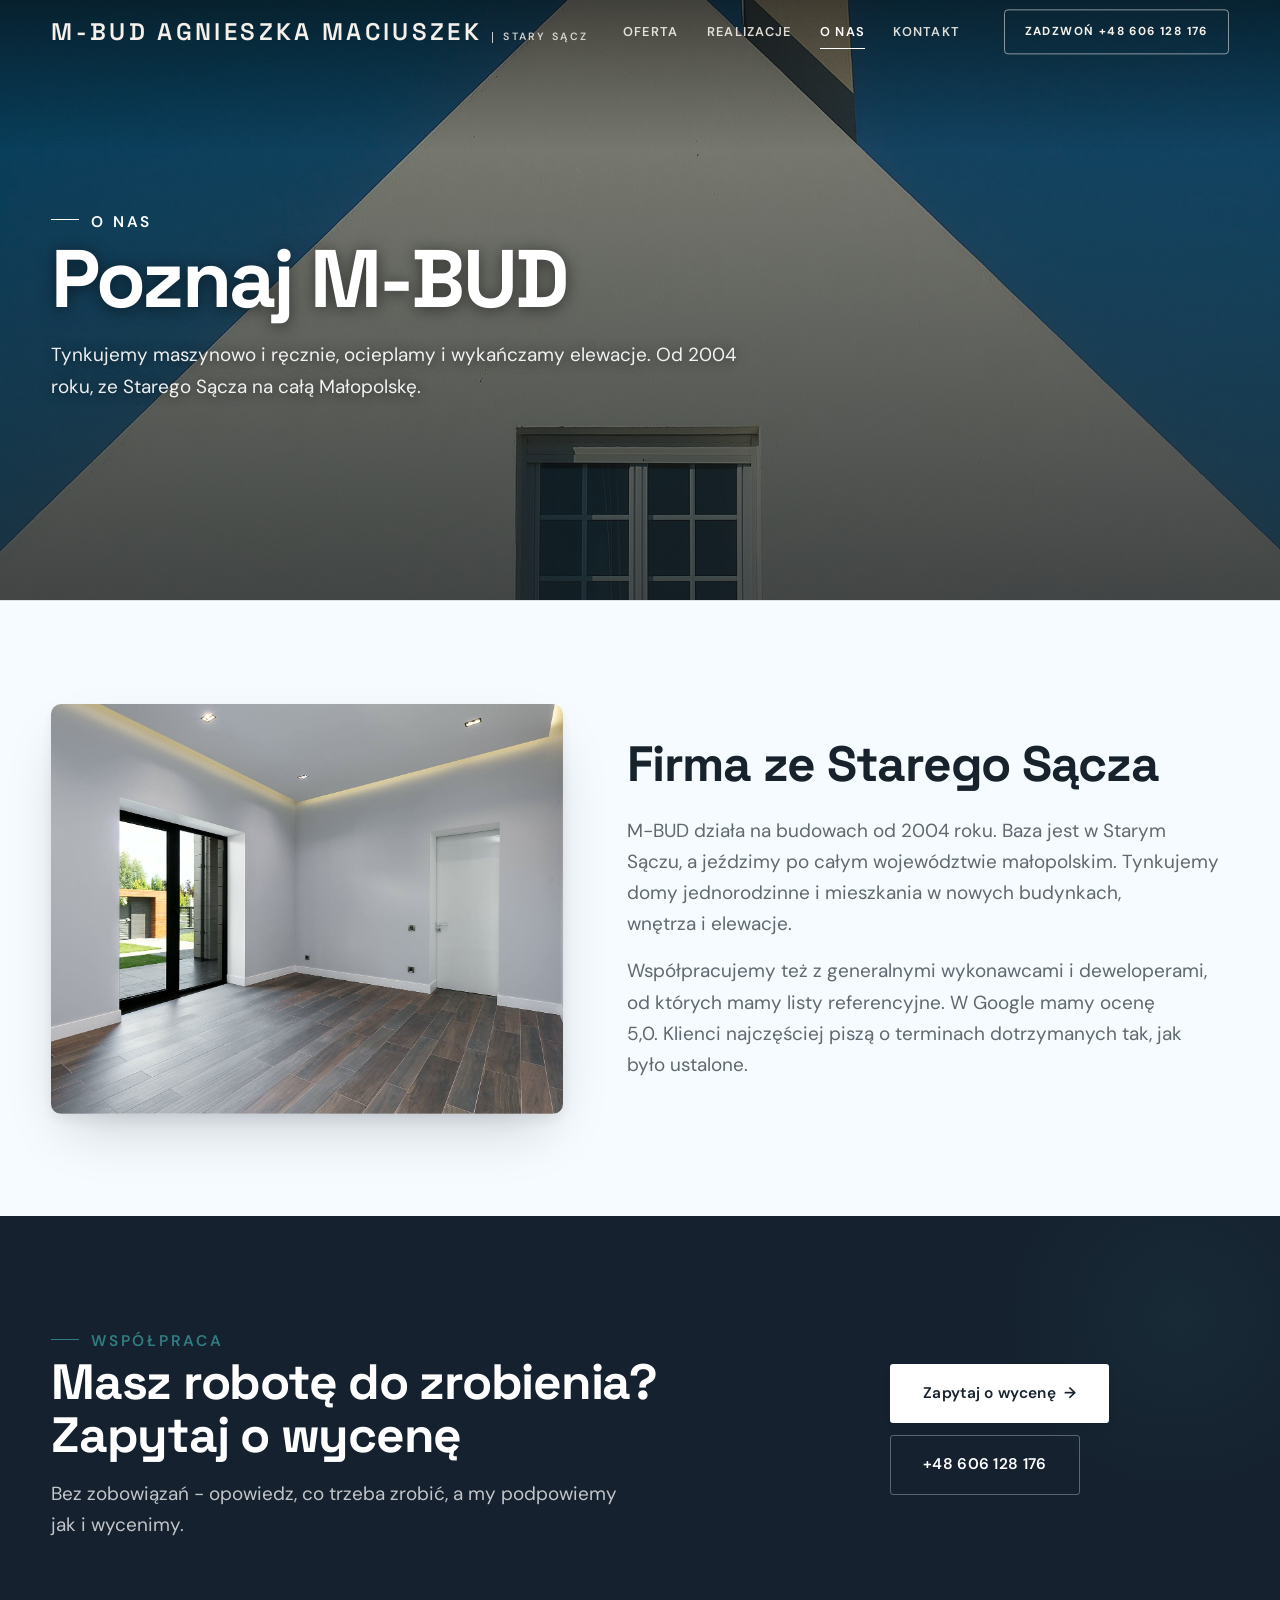
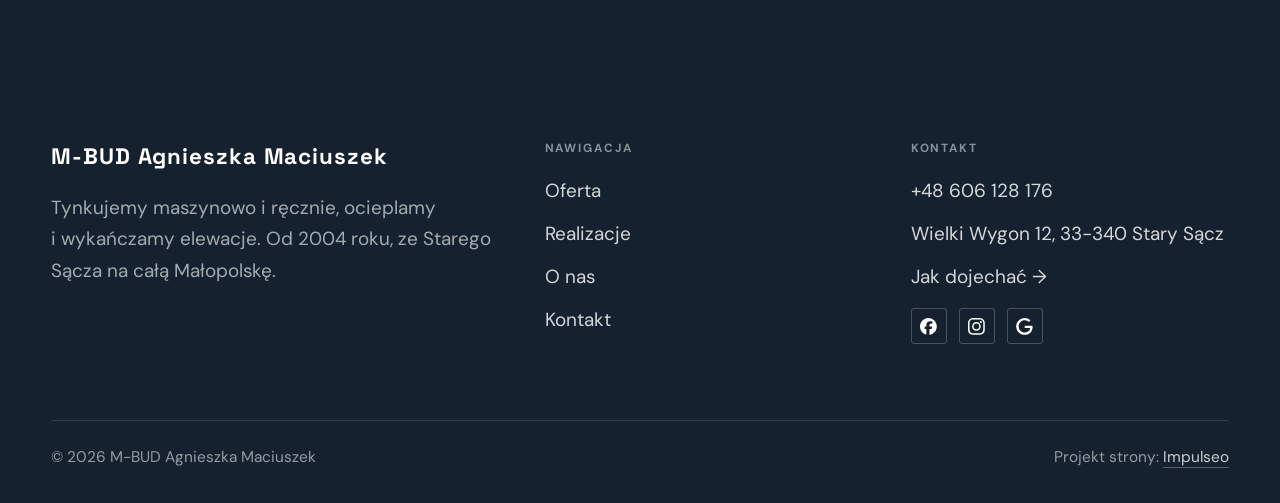
<file: o-nas.html>
<!DOCTYPE html>
<html lang="pl">
<head>
<meta charset="UTF-8">
<meta name="viewport" content="width=device-width, initial-scale=1.0">
<title>O nas - M-BUD Agnieszka Maciuszek</title>
<meta name="description" content="M-BUD ze Starego Sącza - tynki maszynowe i ręczne, elewacje, ocieplenia i malowanie. Na rynku od 2004 roku, pracujemy w całym województwie małopolskim. Ocena 5,0 w Google. Zadzwoń: 606 128 176.">
<link rel="canonical" href="https://kris20032.github.io/m-bud-agnieszka-maciuszek/o-nas.html">
<meta name="robots" content="noindex, nofollow">
<meta property="og:type" content="website">
<meta property="og:locale" content="pl_PL">
<meta property="og:site_name" content="M-BUD Agnieszka Maciuszek">
<meta property="og:title" content="O nas - M-BUD Agnieszka Maciuszek">
<meta property="og:description" content="M-BUD ze Starego Sącza - tynki maszynowe i ręczne, elewacje, ocieplenia i malowanie. Na rynku od 2004 roku, pracujemy w całym województwie małopolskim. Ocena 5,0 w Google. Zadzwoń: 606 128 176.">
<meta property="og:url" content="https://kris20032.github.io/m-bud-agnieszka-maciuszek/o-nas.html">
<meta property="og:image" content="https://kris20032.github.io/m-bud-agnieszka-maciuszek/img/og.jpg">
<meta property="og:image:width" content="1200">
<meta property="og:image:height" content="630">
<meta name="twitter:card" content="summary_large_image">
<link rel="preconnect" href="https://fonts.googleapis.com">
<link rel="preconnect" href="https://fonts.gstatic.com" crossorigin>
<link href="https://fonts.googleapis.com/css2?family=Space+Grotesk:wght@500;600;700&family=DM+Sans:opsz,wght@9..40,400;9..40,500;9..40,600&display=swap" rel="stylesheet">
<link rel="stylesheet" href="assets/styles.css?v=80ae14ca">
</head>
<body>

<header class="nav">
  <div class="wrap nav-inner">
    <a class="brand" href="index.html"><span class="name">M-BUD Agnieszka Maciuszek</span><span class="sub">Stary Sącz</span></a>
    <nav class="nav-links">
      <a href="oferta.html">Oferta</a>
      <a href="realizacje.html">Realizacje</a>
      <a href="o-nas.html" class="active" aria-current="page">O nas</a>
      <a href="kontakt.html">Kontakt</a>
      <a href="tel:+48606128176" class="btn btn-accent">Zadzwoń +48 606 128 176</a>
    </nav>
    <button class="nav-toggle" aria-label="Menu"><span></span><span></span><span></span></button>
  </div>
</header>

<main>
<section class="pagehead">
  <img src="img/g10.jpg" alt="M-BUD Agnieszka Maciuszek - Poznaj M-BUD" width="1880" height="1253" decoding="async">
  <div class="wrap">
    <span class="eyebrow">O nas</span>
    <h1>Poznaj M-BUD</h1>
    <p>Tynkujemy maszynowo i ręcznie, ocieplamy i wykańczamy elewacje. Od 2004 roku, ze Starego Sącza na całą Małopolskę.</p>
  </div>
</section>
<section>
  <div class="wrap split">
    <div class="split-art reveal"><img src="img/g8.jpg" alt="M-BUD Agnieszka Maciuszek" loading="eager" width="1880" height="1255" decoding="async"></div>
    <div class="split-copy reveal">
      <h2>Firma ze Starego Sącza</h2>
      <p class="muted">M-BUD działa na budowach od 2004 roku. Baza jest w Starym Sączu, a jeździmy po całym województwie małopolskim. Tynkujemy domy jednorodzinne i mieszkania w nowych budynkach, wnętrza i elewacje.</p>
      <p class="muted">Współpracujemy też z generalnymi wykonawcami i deweloperami, od których mamy listy referencyjne. W Google mamy ocenę 5,0. Klienci najczęściej piszą o terminach dotrzymanych tak, jak było ustalone.</p>
    </div>
  </div>
</section>


<section class="cta">
  <div class="wrap">
    <div class="reveal">
      <span class="eyebrow">Współpraca</span>
      <h2>Masz robotę do zrobienia? Zapytaj o wycenę</h2>
      <p>Bez zobowiązań - opowiedz, co trzeba zrobić, a my podpowiemy jak i wycenimy.</p>
    </div>
    <div class="cta-actions reveal">
      <a href="kontakt.html" class="btn btn-light">Zapytaj o wycenę <span class="arr">→</span></a>
      <a href="tel:+48606128176" class="btn btn-ghost btn-ghost-cta">+48 606 128 176</a>
    </div>
  </div>
</section>
</main>

<footer>
  <div class="wrap">
    <div class="foot-grid">
      <div class="foot-brand">
        <div class="name">M-BUD Agnieszka Maciuszek</div>
        <p>Tynkujemy maszynowo i ręcznie, ocieplamy i wykańczamy elewacje. Od 2004 roku, ze Starego Sącza na całą Małopolskę.</p>
      </div>
      <div class="foot-col">
        <h4>Nawigacja</h4>
        <a href="oferta.html">Oferta</a>
        <a href="realizacje.html">Realizacje</a>
        <a href="o-nas.html">O nas</a>
        <a href="kontakt.html">Kontakt</a>
      </div>
      <div class="foot-col">
        <h4>Kontakt</h4>
        <a href="tel:+48606128176">+48 606 128 176</a>
        <p>Wielki Wygon 12, 33-340 Stary Sącz</p>
        <a href="https://maps.google.com/?cid=14147657196481900526&g_mp=Cidnb29nbGUubWFwcy5wbGFjZXMudjEuUGxhY2VzLlNlYXJjaFRleHQQAhgEIAA" target="_blank" rel="noopener">Jak dojechać →</a>
      <div class="foot-soc">
        <a class="soc" href="https://www.facebook.com/mbudtynki/?locale=pl_PL" target="_blank" rel="noopener" aria-label="Facebook - M-BUD Agnieszka Maciuszek"><svg viewBox="0 0 24 24" aria-hidden="true" focusable="false"><path d="M9.101 23.691v-7.98H6.627v-3.667h2.474v-1.58c0-4.085 1.848-5.978 5.858-5.978.401 0 .955.042 1.468.103a8.68 8.68 0 0 1 1.141.195v3.325a8.623 8.623 0 0 0-.653-.036 26.805 26.805 0 0 0-.733-.009c-.707 0-1.259.096-1.675.309a1.686 1.686 0 0 0-.679.622c-.258.42-.374.995-.374 1.752v1.297h3.919l-.386 2.103-.287 1.564h-3.246v8.245C19.396 23.238 24 18.179 24 12.044c0-6.627-5.373-12-12-12s-12 5.373-12 12c0 5.628 3.874 10.35 9.101 11.647Z" fill="currentColor"/></svg></a>
        <a class="soc" href="https://www.instagram.com/agnieszka.maciuszek.3/" target="_blank" rel="noopener" aria-label="Instagram - M-BUD Agnieszka Maciuszek"><svg viewBox="0 0 24 24" aria-hidden="true" focusable="false"><path d="M7.0301.084c-1.2768.0602-2.1487.264-2.911.5634-.7888.3075-1.4575.72-2.1228 1.3877-.6652.6677-1.075 1.3368-1.3802 2.127-.2954.7638-.4956 1.6365-.552 2.914-.0564 1.2775-.0689 1.6882-.0626 4.947.0062 3.2586.0206 3.6671.0825 4.9473.061 1.2765.264 2.1482.5635 2.9107.308.7889.72 1.4573 1.388 2.1228.6679.6655 1.3365 1.0743 2.1285 1.38.7632.295 1.6361.4961 2.9134.552 1.2773.056 1.6884.069 4.9462.0627 3.2578-.0062 3.668-.0207 4.9478-.0814 1.28-.0607 2.147-.2652 2.9098-.5633.7889-.3086 1.4578-.72 2.1228-1.3881.665-.6682 1.0745-1.3378 1.3795-2.1284.2957-.7632.4966-1.636.552-2.9124.056-1.2809.0692-1.6898.063-4.948-.0063-3.2583-.021-3.6668-.0817-4.9465-.0607-1.2797-.264-2.1487-.5633-2.9117-.3084-.7889-.72-1.4568-1.3876-2.1228C21.2982 1.33 20.628.9208 19.8378.6165 19.074.321 18.2017.1197 16.9244.0645 15.6471.0093 15.236-.005 11.977.0014 8.718.0076 8.31.0215 7.0301.0839m.1402 21.6932c-1.17-.0509-1.8053-.2453-2.2287-.408-.5606-.216-.96-.4771-1.3819-.895-.422-.4178-.6811-.8186-.9-1.378-.1644-.4234-.3624-1.058-.4171-2.228-.0595-1.2645-.072-1.6442-.079-4.848-.007-3.2037.0053-3.583.0607-4.848.05-1.169.2456-1.805.408-2.2282.216-.5613.4762-.96.895-1.3816.4188-.4217.8184-.6814 1.3783-.9003.423-.1651 1.0575-.3614 2.227-.4171 1.2655-.06 1.6447-.072 4.848-.079 3.2033-.007 3.5835.005 4.8495.0608 1.169.0508 1.8053.2445 2.228.408.5608.216.96.4754 1.3816.895.4217.4194.6816.8176.9005 1.3787.1653.4217.3617 1.056.4169 2.2263.0602 1.2655.0739 1.645.0796 4.848.0058 3.203-.0055 3.5834-.061 4.848-.051 1.17-.245 1.8055-.408 2.2294-.216.5604-.4763.96-.8954 1.3814-.419.4215-.8181.6811-1.3783.9-.4224.1649-1.0577.3617-2.2262.4174-1.2656.0595-1.6448.072-4.8493.079-3.2045.007-3.5825-.006-4.848-.0608M16.953 5.5864A1.44 1.44 0 1 0 18.39 4.144a1.44 1.44 0 0 0-1.437 1.4424M5.8385 12.012c.0067 3.4032 2.7706 6.1557 6.173 6.1493 3.4026-.0065 6.157-2.7701 6.1506-6.1733-.0065-3.4032-2.771-6.1565-6.174-6.1498-3.403.0067-6.156 2.771-6.1496 6.1738M8 12.0077a4 4 0 1 1 4.008 3.9921A3.9996 3.9996 0 0 1 8 12.0077" fill="currentColor"/></svg></a>
        <a class="soc" href="https://maps.google.com/?cid=14147657196481900526&g_mp=Cidnb29nbGUubWFwcy5wbGFjZXMudjEuUGxhY2VzLlNlYXJjaFRleHQQAhgEIAA" target="_blank" rel="noopener" aria-label="Google - M-BUD Agnieszka Maciuszek"><svg viewBox="0 0 24 24" aria-hidden="true" focusable="false"><path d="M12.48 10.92v3.28h7.84c-.24 1.84-.853 3.187-1.787 4.133-1.147 1.147-2.933 2.4-6.053 2.4-4.827 0-8.6-3.893-8.6-8.72s3.773-8.72 8.6-8.72c2.6 0 4.507 1.027 5.907 2.347l2.307-2.307C18.747 1.44 16.133 0 12.48 0 5.867 0 .307 5.387.307 12s5.56 12 12.173 12c3.573 0 6.267-1.173 8.373-3.36 2.16-2.16 2.84-5.213 2.84-7.667 0-.76-.053-1.467-.173-2.053H12.48z" fill="currentColor"/></svg></a>
      </div>
      </div>
    </div>
    <div class="foot-bot">
      <span>© 2026 M-BUD Agnieszka Maciuszek</span>
      <span>Projekt strony: <a class="foot-credit" href="https://impulseo.pl" target="_blank" rel="noopener">Impulseo</a></span>
    </div>
  </div>
</footer>
<div class="sticky-call"><a class="sc-call" href="tel:+48606128176"><svg class="ico-tel" width="16" height="16" viewBox="0 0 24 24" fill="none" aria-hidden="true"><path d="M6.6 10.8a15.5 15.5 0 0 0 6.6 6.6l2.2-2.2a1 1 0 0 1 1-.24 11.4 11.4 0 0 0 3.6.58 1 1 0 0 1 1 1V20a1 1 0 0 1-1 1A17 17 0 0 1 3 4a1 1 0 0 1 1-1h3.5a1 1 0 0 1 1 1c0 1.25.2 2.46.58 3.6a1 1 0 0 1-.25 1l-2.23 2.2Z" fill="currentColor"/></svg> Zadzwoń</a><a class="sc-quote" href="kontakt.html">Zadzwoń teraz</a></div>
<div class="demo-wazne" data-do="2026-10-12" data-cykl="3" hidden><svg class="dw-ico" width="13" height="13" viewBox="0 0 24 24" fill="none" aria-hidden="true"><circle cx="12" cy="12" r="8.6" stroke="currentColor" stroke-width="1.8"/><path d="M12 7.2V12l3.3 2" stroke="currentColor" stroke-width="1.8" stroke-linecap="round"/></svg><span class="dw-txt"></span></div>

<script src="assets/main.js"></script>
</body>
</html>
</file>
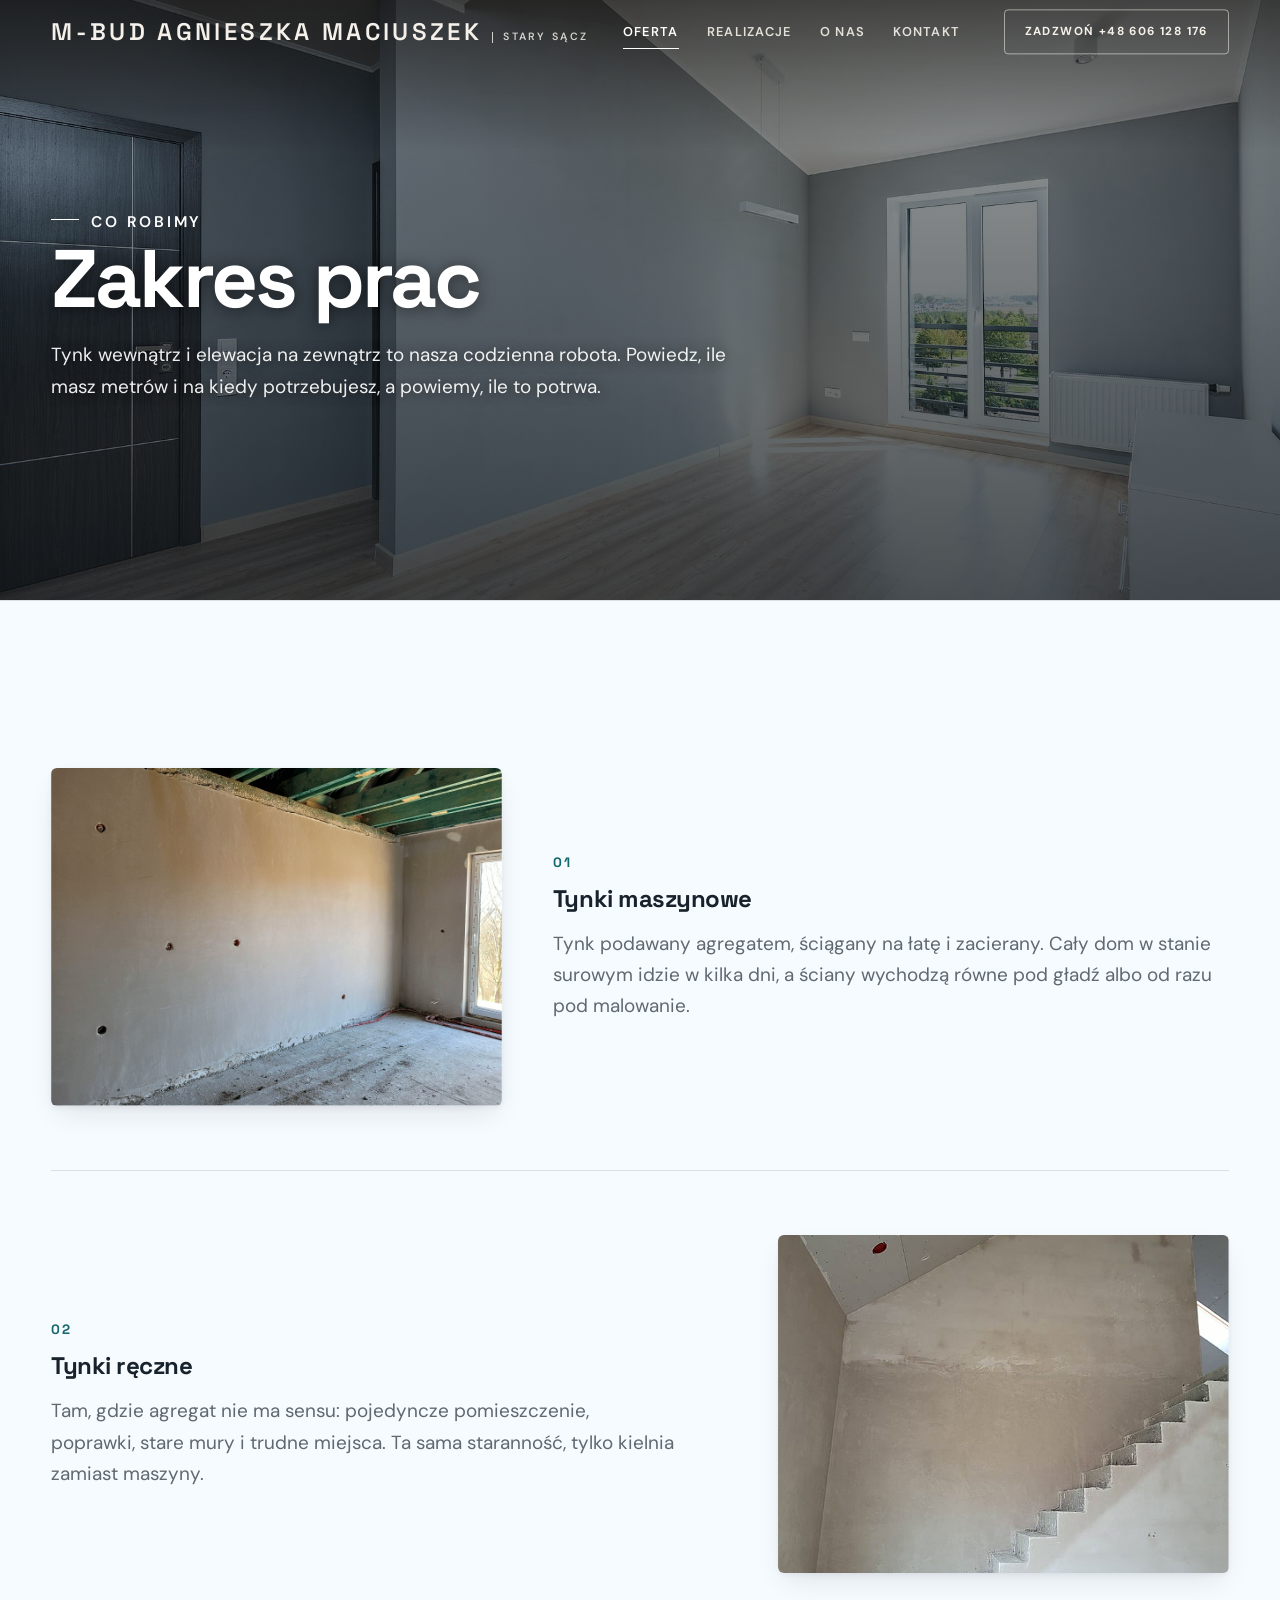
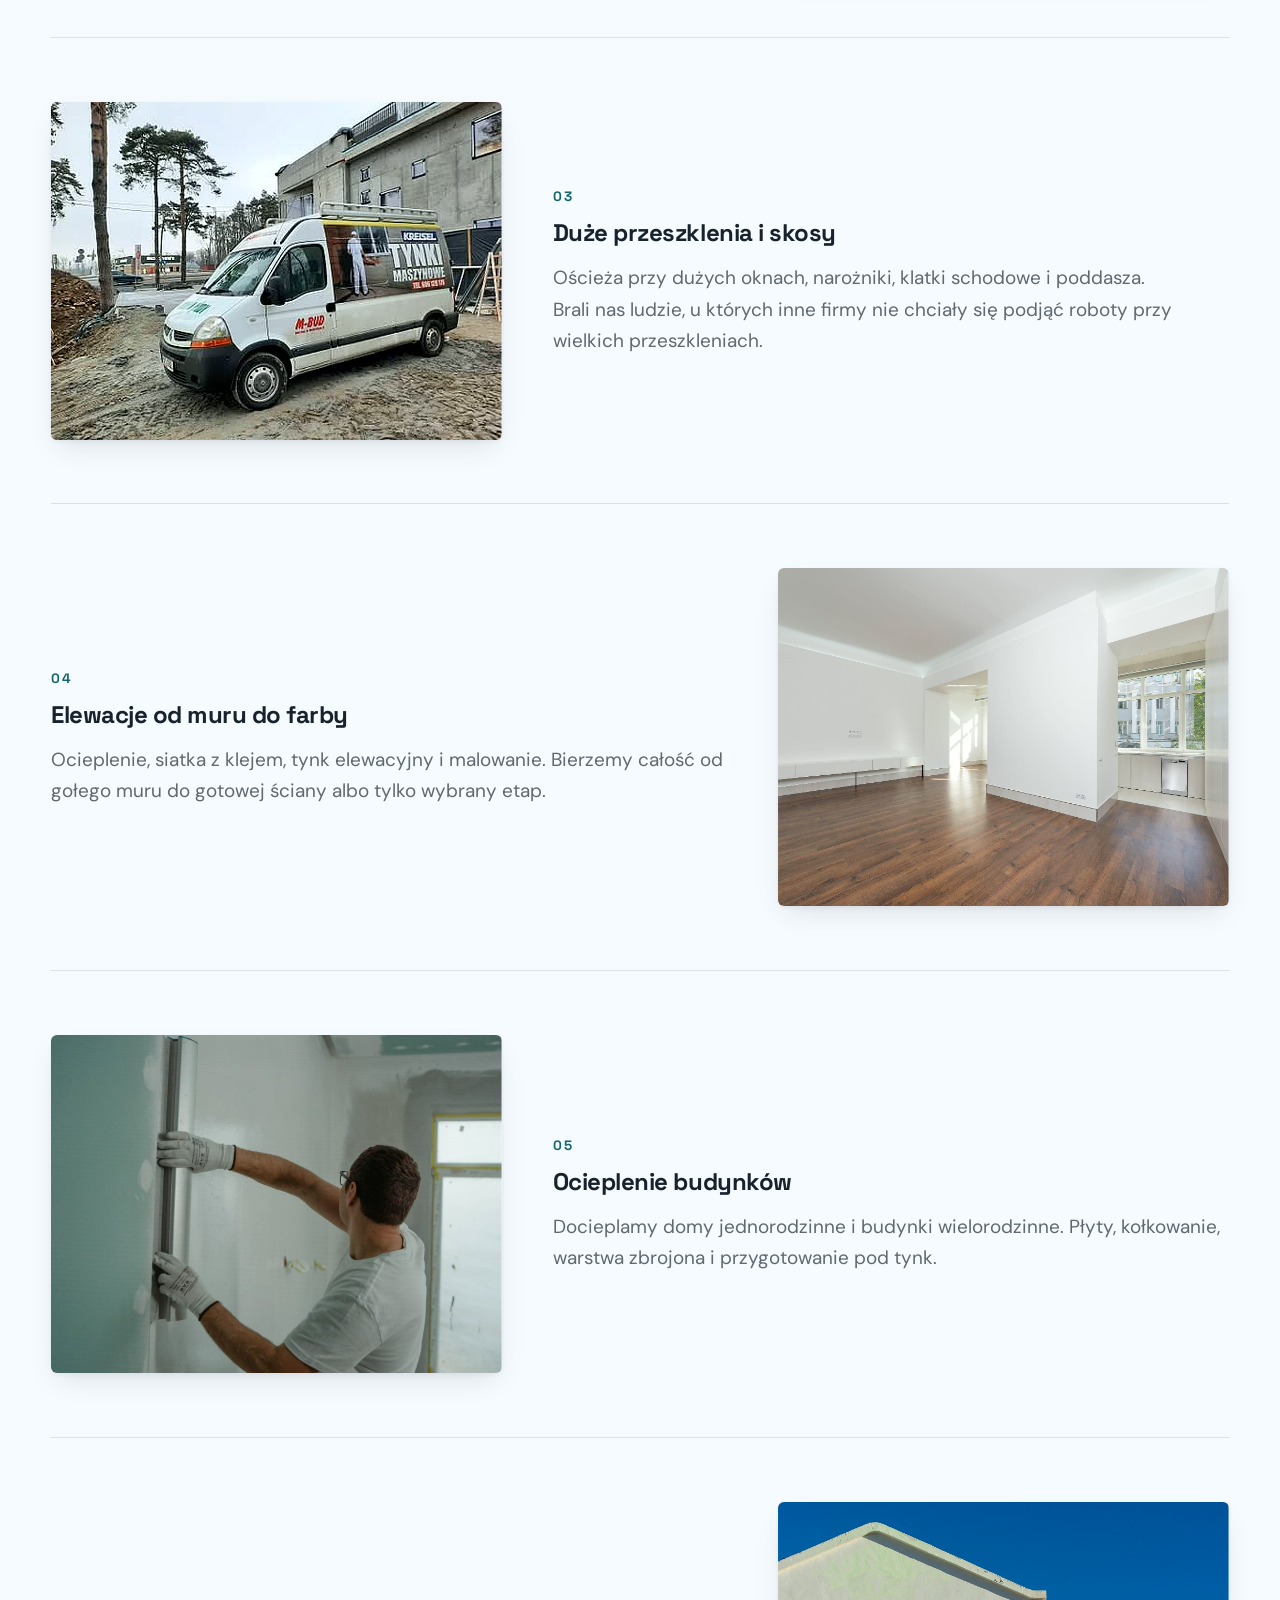
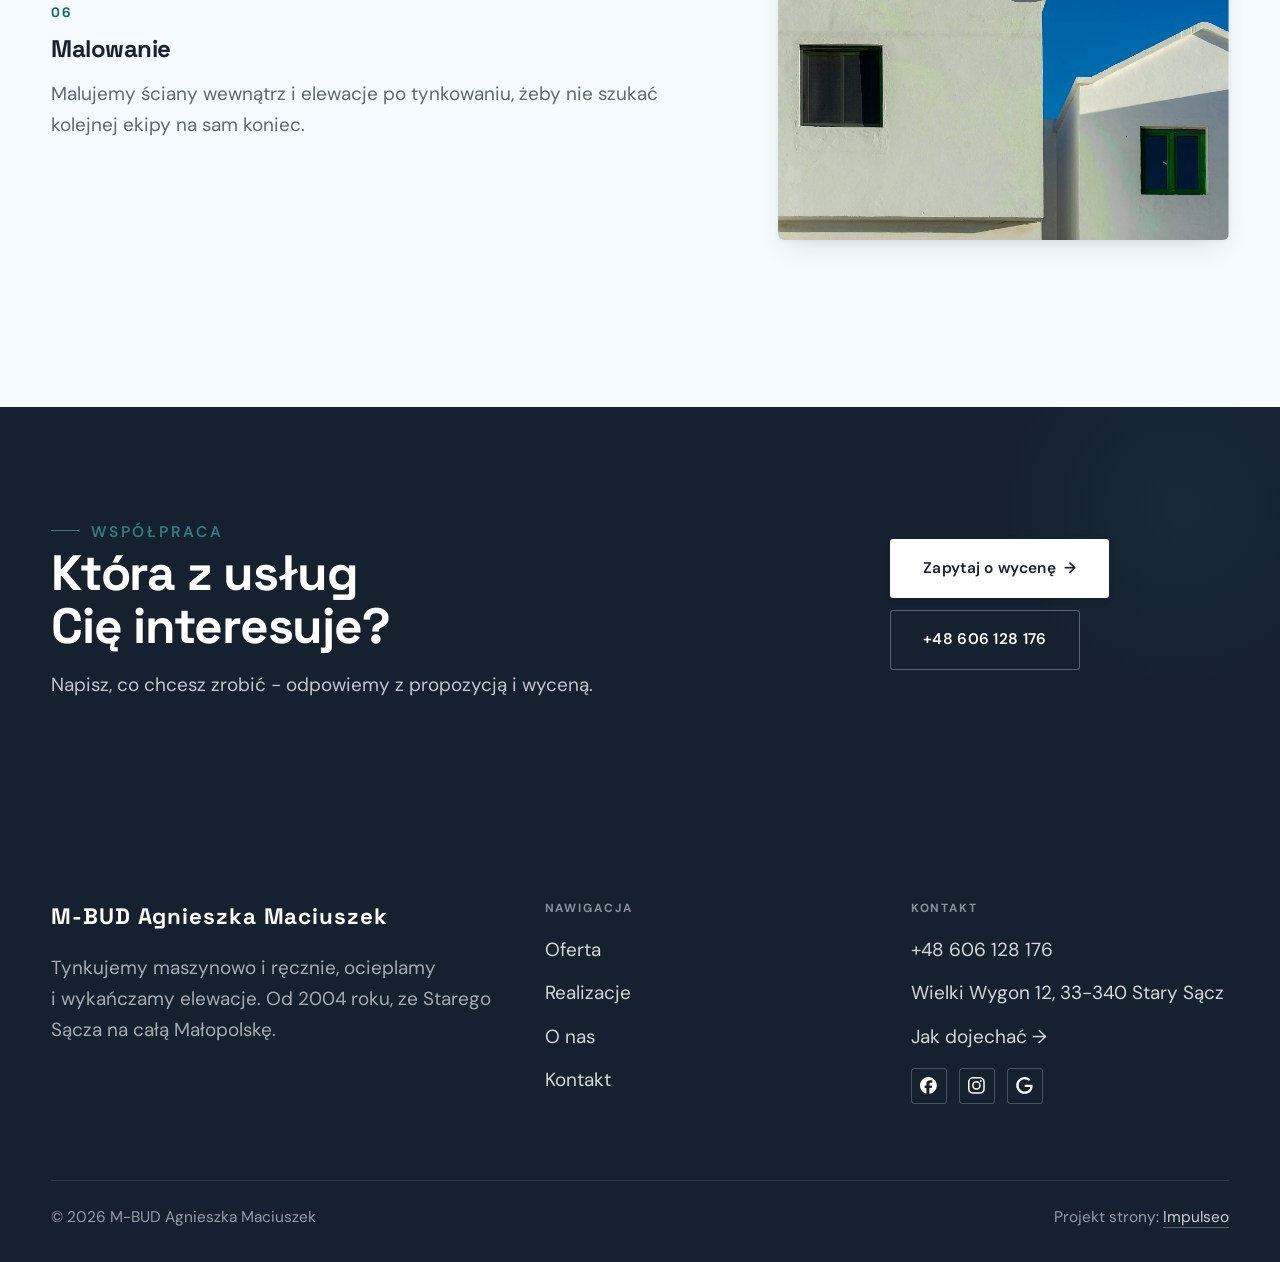
<file: oferta.html>
<!DOCTYPE html>
<html lang="pl">
<head>
<meta charset="UTF-8">
<meta name="viewport" content="width=device-width, initial-scale=1.0">
<title>Oferta - M-BUD Agnieszka Maciuszek</title>
<meta name="description" content="M-BUD ze Starego Sącza - tynki maszynowe i ręczne, elewacje, ocieplenia i malowanie. Na rynku od 2004 roku, pracujemy w całym województwie małopolskim. Ocena 5,0 w Google. Zadzwoń: 606 128 176.">
<link rel="canonical" href="https://kris20032.github.io/m-bud-agnieszka-maciuszek/oferta.html">
<meta name="robots" content="noindex, nofollow">
<meta property="og:type" content="website">
<meta property="og:locale" content="pl_PL">
<meta property="og:site_name" content="M-BUD Agnieszka Maciuszek">
<meta property="og:title" content="Oferta - M-BUD Agnieszka Maciuszek">
<meta property="og:description" content="M-BUD ze Starego Sącza - tynki maszynowe i ręczne, elewacje, ocieplenia i malowanie. Na rynku od 2004 roku, pracujemy w całym województwie małopolskim. Ocena 5,0 w Google. Zadzwoń: 606 128 176.">
<meta property="og:url" content="https://kris20032.github.io/m-bud-agnieszka-maciuszek/oferta.html">
<meta property="og:image" content="https://kris20032.github.io/m-bud-agnieszka-maciuszek/img/og.jpg">
<meta property="og:image:width" content="1200">
<meta property="og:image:height" content="630">
<meta name="twitter:card" content="summary_large_image">
<link rel="preconnect" href="https://fonts.googleapis.com">
<link rel="preconnect" href="https://fonts.gstatic.com" crossorigin>
<link href="https://fonts.googleapis.com/css2?family=Space+Grotesk:wght@500;600;700&family=DM+Sans:opsz,wght@9..40,400;9..40,500;9..40,600&display=swap" rel="stylesheet">
<link rel="stylesheet" href="assets/styles.css?v=80ae14ca">
</head>
<body>

<header class="nav">
  <div class="wrap nav-inner">
    <a class="brand" href="index.html"><span class="name">M-BUD Agnieszka Maciuszek</span><span class="sub">Stary Sącz</span></a>
    <nav class="nav-links">
      <a href="oferta.html" class="active" aria-current="page">Oferta</a>
      <a href="realizacje.html">Realizacje</a>
      <a href="o-nas.html">O nas</a>
      <a href="kontakt.html">Kontakt</a>
      <a href="tel:+48606128176" class="btn btn-accent">Zadzwoń +48 606 128 176</a>
    </nav>
    <button class="nav-toggle" aria-label="Menu"><span></span><span></span><span></span></button>
  </div>
</header>

<main>
<section class="pagehead">
  <img src="img/g9.jpg" alt="M-BUD Agnieszka Maciuszek - Zakres prac" width="1880" height="1255" decoding="async">
  <div class="wrap">
    <span class="eyebrow">Co robimy</span>
    <h1>Zakres prac</h1>
    <p>Tynk wewnątrz i elewacja na zewnątrz to nasza codzienna robota. Powiedz, ile masz metrów i na kiedy potrzebujesz, a powiemy, ile to potrwa.</p>
  </div>
</section>
<section>
  <div class="wrap">
    <div class="svc-row reveal">
      <div class="svc-row-art"><img src="img/g1.jpg" alt="Tynki maszynowe" loading="lazy" width="2048" height="1536" decoding="async"></div>
      <div>
        <span class="num">01</span>
        <h3>Tynki maszynowe</h3>
        <p class="muted">Tynk podawany agregatem, ściągany na łatę i zacierany. Cały dom w stanie surowym idzie w kilka dni, a ściany wychodzą równe pod gładź albo od razu pod malowanie.</p>
      </div>
    </div>
    <div class="svc-row rev reveal">
      <div class="svc-row-art"><img src="img/g2.jpg" alt="Tynki ręczne" loading="lazy" width="720" height="960" decoding="async"></div>
      <div>
        <span class="num">02</span>
        <h3>Tynki ręczne</h3>
        <p class="muted">Tam, gdzie agregat nie ma sensu: pojedyncze pomieszczenie, poprawki, stare mury i trudne miejsca. Ta sama staranność, tylko kielnia zamiast maszyny.</p>
      </div>
    </div>
    <div class="svc-row reveal">
      <div class="svc-row-art"><img src="img/g3.jpg" alt="Duże przeszklenia i skosy" loading="lazy" width="860" height="645" decoding="async"></div>
      <div>
        <span class="num">03</span>
        <h3>Duże przeszklenia i skosy</h3>
        <p class="muted">Ościeża przy dużych oknach, narożniki, klatki schodowe i poddasza. Brali nas ludzie, u których inne firmy nie chciały się podjąć roboty przy wielkich przeszkleniach.</p>
      </div>
    </div>
    <div class="svc-row rev reveal">
      <div class="svc-row-art"><img src="img/g4.jpg" alt="Elewacje od muru do farby" loading="lazy" width="1880" height="1255" decoding="async"></div>
      <div>
        <span class="num">04</span>
        <h3>Elewacje od muru do farby</h3>
        <p class="muted">Ocieplenie, siatka z klejem, tynk elewacyjny i malowanie. Bierzemy całość od gołego muru do gotowej ściany albo tylko wybrany etap.</p>
      </div>
    </div>
    <div class="svc-row reveal">
      <div class="svc-row-art"><img src="img/g5.jpg" alt="Ocieplenie budynków" loading="lazy" width="1780" height="1128" decoding="async"></div>
      <div>
        <span class="num">05</span>
        <h3>Ocieplenie budynków</h3>
        <p class="muted">Docieplamy domy jednorodzinne i budynki wielorodzinne. Płyty, kołkowanie, warstwa zbrojona i przygotowanie pod tynk.</p>
      </div>
    </div>
    <div class="svc-row rev reveal">
      <div class="svc-row-art"><img src="img/g6.jpg" alt="Malowanie" loading="lazy" width="1880" height="1253" decoding="async"></div>
      <div>
        <span class="num">06</span>
        <h3>Malowanie</h3>
        <p class="muted">Malujemy ściany wewnątrz i elewacje po tynkowaniu, żeby nie szukać kolejnej ekipy na sam koniec.</p>
      </div>
    </div>
  </div>
</section>

<section class="cta">
  <div class="wrap">
    <div class="reveal">
      <span class="eyebrow">Współpraca</span>
      <h2>Która z usług Cię interesuje?</h2>
      <p>Napisz, co chcesz zrobić - odpowiemy z propozycją i wyceną.</p>
    </div>
    <div class="cta-actions reveal">
      <a href="kontakt.html" class="btn btn-light">Zapytaj o wycenę <span class="arr">→</span></a>
      <a href="tel:+48606128176" class="btn btn-ghost btn-ghost-cta">+48 606 128 176</a>
    </div>
  </div>
</section>
</main>

<footer>
  <div class="wrap">
    <div class="foot-grid">
      <div class="foot-brand">
        <div class="name">M-BUD Agnieszka Maciuszek</div>
        <p>Tynkujemy maszynowo i ręcznie, ocieplamy i wykańczamy elewacje. Od 2004 roku, ze Starego Sącza na całą Małopolskę.</p>
      </div>
      <div class="foot-col">
        <h4>Nawigacja</h4>
        <a href="oferta.html">Oferta</a>
        <a href="realizacje.html">Realizacje</a>
        <a href="o-nas.html">O nas</a>
        <a href="kontakt.html">Kontakt</a>
      </div>
      <div class="foot-col">
        <h4>Kontakt</h4>
        <a href="tel:+48606128176">+48 606 128 176</a>
        <p>Wielki Wygon 12, 33-340 Stary Sącz</p>
        <a href="https://maps.google.com/?cid=14147657196481900526&g_mp=Cidnb29nbGUubWFwcy5wbGFjZXMudjEuUGxhY2VzLlNlYXJjaFRleHQQAhgEIAA" target="_blank" rel="noopener">Jak dojechać →</a>
      <div class="foot-soc">
        <a class="soc" href="https://www.facebook.com/mbudtynki/?locale=pl_PL" target="_blank" rel="noopener" aria-label="Facebook - M-BUD Agnieszka Maciuszek"><svg viewBox="0 0 24 24" aria-hidden="true" focusable="false"><path d="M9.101 23.691v-7.98H6.627v-3.667h2.474v-1.58c0-4.085 1.848-5.978 5.858-5.978.401 0 .955.042 1.468.103a8.68 8.68 0 0 1 1.141.195v3.325a8.623 8.623 0 0 0-.653-.036 26.805 26.805 0 0 0-.733-.009c-.707 0-1.259.096-1.675.309a1.686 1.686 0 0 0-.679.622c-.258.42-.374.995-.374 1.752v1.297h3.919l-.386 2.103-.287 1.564h-3.246v8.245C19.396 23.238 24 18.179 24 12.044c0-6.627-5.373-12-12-12s-12 5.373-12 12c0 5.628 3.874 10.35 9.101 11.647Z" fill="currentColor"/></svg></a>
        <a class="soc" href="https://www.instagram.com/agnieszka.maciuszek.3/" target="_blank" rel="noopener" aria-label="Instagram - M-BUD Agnieszka Maciuszek"><svg viewBox="0 0 24 24" aria-hidden="true" focusable="false"><path d="M7.0301.084c-1.2768.0602-2.1487.264-2.911.5634-.7888.3075-1.4575.72-2.1228 1.3877-.6652.6677-1.075 1.3368-1.3802 2.127-.2954.7638-.4956 1.6365-.552 2.914-.0564 1.2775-.0689 1.6882-.0626 4.947.0062 3.2586.0206 3.6671.0825 4.9473.061 1.2765.264 2.1482.5635 2.9107.308.7889.72 1.4573 1.388 2.1228.6679.6655 1.3365 1.0743 2.1285 1.38.7632.295 1.6361.4961 2.9134.552 1.2773.056 1.6884.069 4.9462.0627 3.2578-.0062 3.668-.0207 4.9478-.0814 1.28-.0607 2.147-.2652 2.9098-.5633.7889-.3086 1.4578-.72 2.1228-1.3881.665-.6682 1.0745-1.3378 1.3795-2.1284.2957-.7632.4966-1.636.552-2.9124.056-1.2809.0692-1.6898.063-4.948-.0063-3.2583-.021-3.6668-.0817-4.9465-.0607-1.2797-.264-2.1487-.5633-2.9117-.3084-.7889-.72-1.4568-1.3876-2.1228C21.2982 1.33 20.628.9208 19.8378.6165 19.074.321 18.2017.1197 16.9244.0645 15.6471.0093 15.236-.005 11.977.0014 8.718.0076 8.31.0215 7.0301.0839m.1402 21.6932c-1.17-.0509-1.8053-.2453-2.2287-.408-.5606-.216-.96-.4771-1.3819-.895-.422-.4178-.6811-.8186-.9-1.378-.1644-.4234-.3624-1.058-.4171-2.228-.0595-1.2645-.072-1.6442-.079-4.848-.007-3.2037.0053-3.583.0607-4.848.05-1.169.2456-1.805.408-2.2282.216-.5613.4762-.96.895-1.3816.4188-.4217.8184-.6814 1.3783-.9003.423-.1651 1.0575-.3614 2.227-.4171 1.2655-.06 1.6447-.072 4.848-.079 3.2033-.007 3.5835.005 4.8495.0608 1.169.0508 1.8053.2445 2.228.408.5608.216.96.4754 1.3816.895.4217.4194.6816.8176.9005 1.3787.1653.4217.3617 1.056.4169 2.2263.0602 1.2655.0739 1.645.0796 4.848.0058 3.203-.0055 3.5834-.061 4.848-.051 1.17-.245 1.8055-.408 2.2294-.216.5604-.4763.96-.8954 1.3814-.419.4215-.8181.6811-1.3783.9-.4224.1649-1.0577.3617-2.2262.4174-1.2656.0595-1.6448.072-4.8493.079-3.2045.007-3.5825-.006-4.848-.0608M16.953 5.5864A1.44 1.44 0 1 0 18.39 4.144a1.44 1.44 0 0 0-1.437 1.4424M5.8385 12.012c.0067 3.4032 2.7706 6.1557 6.173 6.1493 3.4026-.0065 6.157-2.7701 6.1506-6.1733-.0065-3.4032-2.771-6.1565-6.174-6.1498-3.403.0067-6.156 2.771-6.1496 6.1738M8 12.0077a4 4 0 1 1 4.008 3.9921A3.9996 3.9996 0 0 1 8 12.0077" fill="currentColor"/></svg></a>
        <a class="soc" href="https://maps.google.com/?cid=14147657196481900526&g_mp=Cidnb29nbGUubWFwcy5wbGFjZXMudjEuUGxhY2VzLlNlYXJjaFRleHQQAhgEIAA" target="_blank" rel="noopener" aria-label="Google - M-BUD Agnieszka Maciuszek"><svg viewBox="0 0 24 24" aria-hidden="true" focusable="false"><path d="M12.48 10.92v3.28h7.84c-.24 1.84-.853 3.187-1.787 4.133-1.147 1.147-2.933 2.4-6.053 2.4-4.827 0-8.6-3.893-8.6-8.72s3.773-8.72 8.6-8.72c2.6 0 4.507 1.027 5.907 2.347l2.307-2.307C18.747 1.44 16.133 0 12.48 0 5.867 0 .307 5.387.307 12s5.56 12 12.173 12c3.573 0 6.267-1.173 8.373-3.36 2.16-2.16 2.84-5.213 2.84-7.667 0-.76-.053-1.467-.173-2.053H12.48z" fill="currentColor"/></svg></a>
      </div>
      </div>
    </div>
    <div class="foot-bot">
      <span>© 2026 M-BUD Agnieszka Maciuszek</span>
      <span>Projekt strony: <a class="foot-credit" href="https://impulseo.pl" target="_blank" rel="noopener">Impulseo</a></span>
    </div>
  </div>
</footer>
<div class="sticky-call"><a class="sc-call" href="tel:+48606128176"><svg class="ico-tel" width="16" height="16" viewBox="0 0 24 24" fill="none" aria-hidden="true"><path d="M6.6 10.8a15.5 15.5 0 0 0 6.6 6.6l2.2-2.2a1 1 0 0 1 1-.24 11.4 11.4 0 0 0 3.6.58 1 1 0 0 1 1 1V20a1 1 0 0 1-1 1A17 17 0 0 1 3 4a1 1 0 0 1 1-1h3.5a1 1 0 0 1 1 1c0 1.25.2 2.46.58 3.6a1 1 0 0 1-.25 1l-2.23 2.2Z" fill="currentColor"/></svg> Zadzwoń</a><a class="sc-quote" href="kontakt.html">Zadzwoń teraz</a></div>
<div class="demo-wazne" data-do="2026-10-12" data-cykl="3" hidden><svg class="dw-ico" width="13" height="13" viewBox="0 0 24 24" fill="none" aria-hidden="true"><circle cx="12" cy="12" r="8.6" stroke="currentColor" stroke-width="1.8"/><path d="M12 7.2V12l3.3 2" stroke="currentColor" stroke-width="1.8" stroke-linecap="round"/></svg><span class="dw-txt"></span></div>

<script src="assets/main.js"></script>
</body>
</html>
</file>
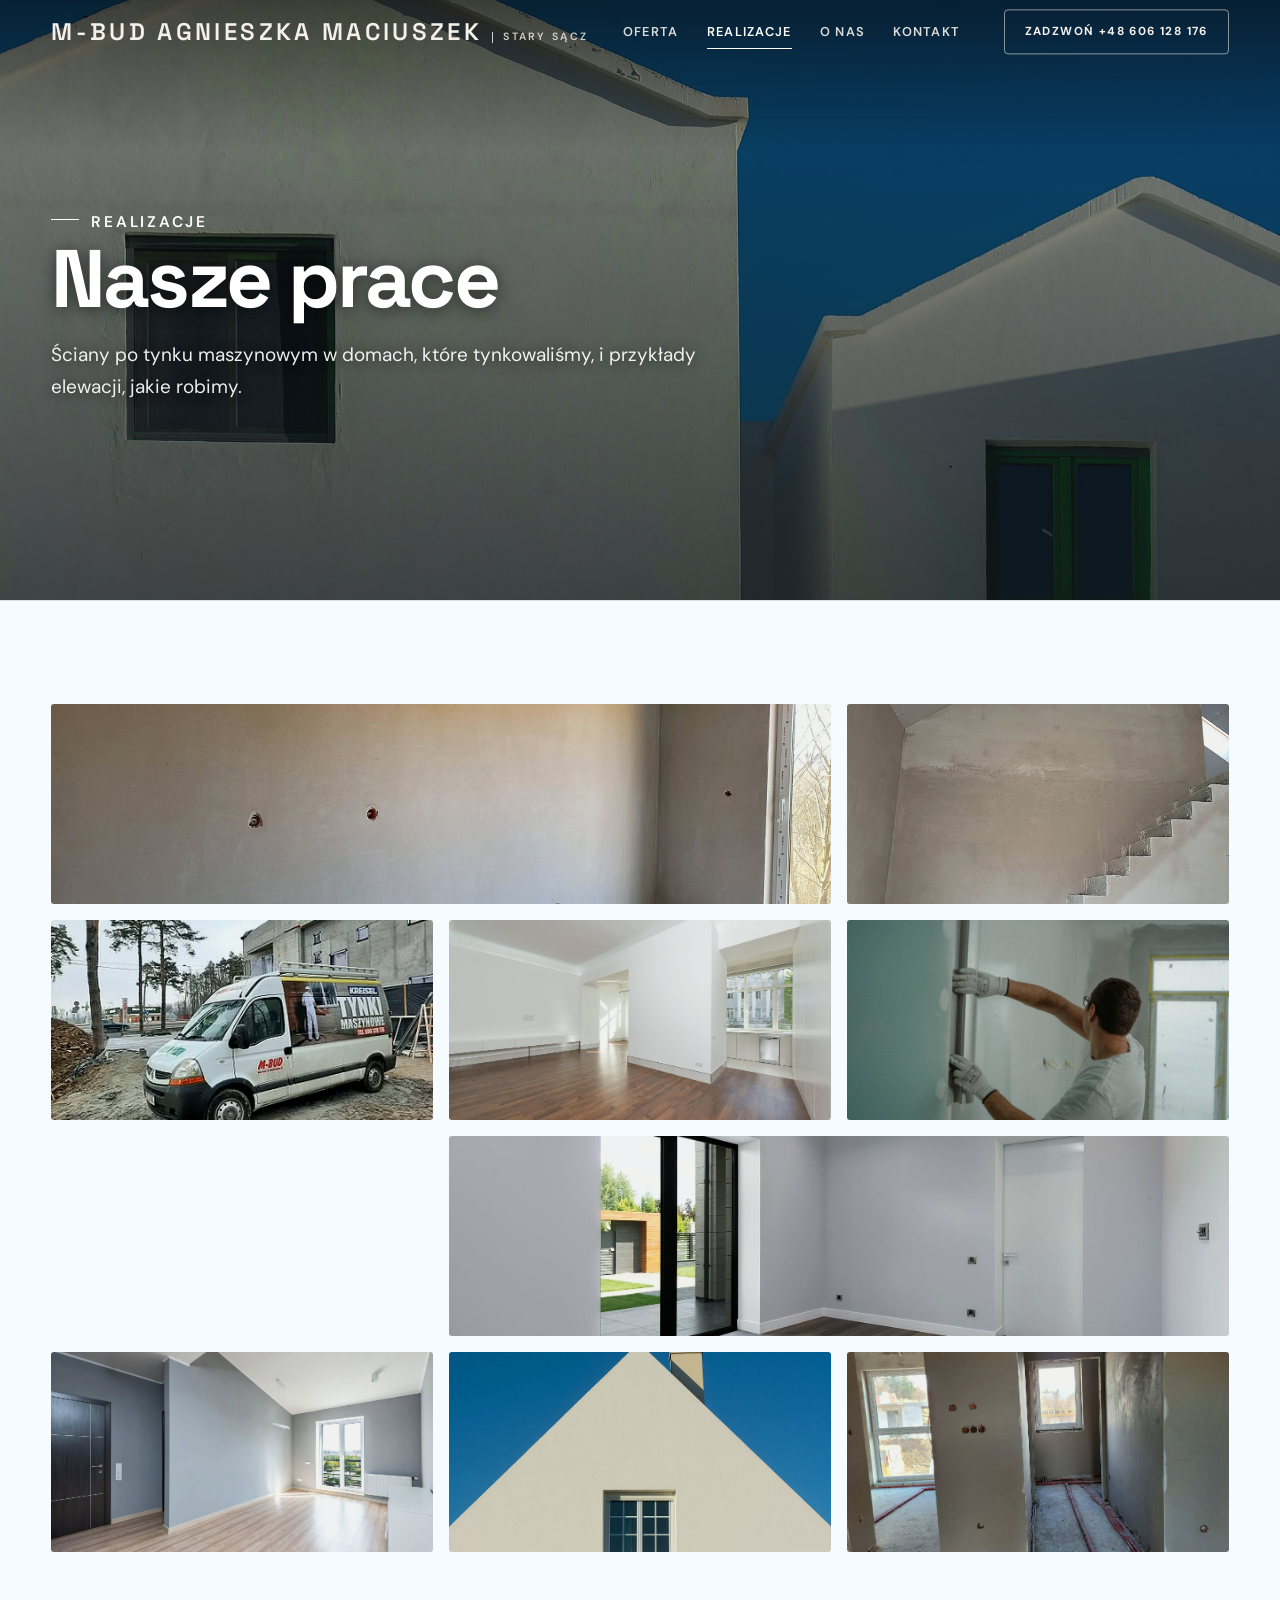
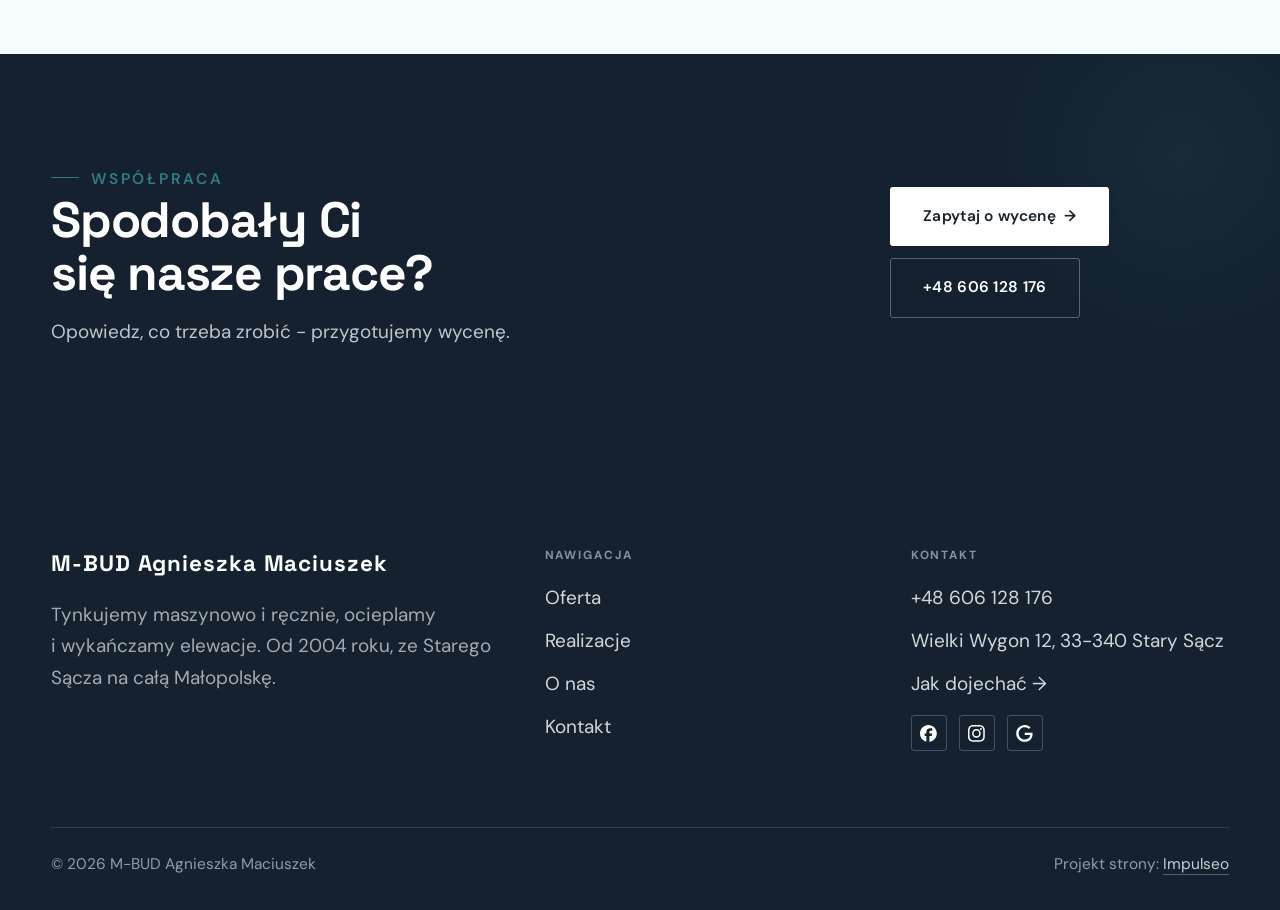
<file: realizacje.html>
<!DOCTYPE html>
<html lang="pl">
<head>
<meta charset="UTF-8">
<meta name="viewport" content="width=device-width, initial-scale=1.0">
<title>Realizacje - M-BUD Agnieszka Maciuszek</title>
<meta name="description" content="Realizacje M-BUD Agnieszka Maciuszek: Ściana po tynku maszynowym, Klatka schodowa pod tynkiem, Nasze auto na budowie, Pokój gotowy pod malowanie, Wyrównywanie ściany na łatę">
<link rel="canonical" href="https://kris20032.github.io/m-bud-agnieszka-maciuszek/realizacje.html">
<meta name="robots" content="noindex, nofollow">
<meta property="og:type" content="website">
<meta property="og:locale" content="pl_PL">
<meta property="og:site_name" content="M-BUD Agnieszka Maciuszek">
<meta property="og:title" content="Realizacje - M-BUD Agnieszka Maciuszek">
<meta property="og:description" content="Realizacje M-BUD Agnieszka Maciuszek: Ściana po tynku maszynowym, Klatka schodowa pod tynkiem, Nasze auto na budowie, Pokój gotowy pod malowanie, Wyrównywanie ściany na łatę">
<meta property="og:url" content="https://kris20032.github.io/m-bud-agnieszka-maciuszek/realizacje.html">
<meta property="og:image" content="https://kris20032.github.io/m-bud-agnieszka-maciuszek/img/og.jpg">
<meta property="og:image:width" content="1200">
<meta property="og:image:height" content="630">
<meta name="twitter:card" content="summary_large_image">
<link rel="preconnect" href="https://fonts.googleapis.com">
<link rel="preconnect" href="https://fonts.gstatic.com" crossorigin>
<link href="https://fonts.googleapis.com/css2?family=Space+Grotesk:wght@500;600;700&family=DM+Sans:opsz,wght@9..40,400;9..40,500;9..40,600&display=swap" rel="stylesheet">
<link rel="stylesheet" href="assets/styles.css?v=80ae14ca">
</head>
<body>

<header class="nav">
  <div class="wrap nav-inner">
    <a class="brand" href="index.html"><span class="name">M-BUD Agnieszka Maciuszek</span><span class="sub">Stary Sącz</span></a>
    <nav class="nav-links">
      <a href="oferta.html">Oferta</a>
      <a href="realizacje.html" class="active" aria-current="page">Realizacje</a>
      <a href="o-nas.html">O nas</a>
      <a href="kontakt.html">Kontakt</a>
      <a href="tel:+48606128176" class="btn btn-accent">Zadzwoń +48 606 128 176</a>
    </nav>
    <button class="nav-toggle" aria-label="Menu"><span></span><span></span><span></span></button>
  </div>
</header>

<main>
<section class="pagehead">
  <img src="img/g6.jpg" alt="M-BUD Agnieszka Maciuszek - Nasze prace" width="1880" height="1253" decoding="async">
  <div class="wrap">
    <span class="eyebrow">Realizacje</span>
    <h1>Nasze prace</h1>
    <p>Ściany po tynku maszynowym w domach, które tynkowaliśmy, i przykłady elewacji, jakie robimy.</p>
  </div>
</section>
<section>
  <div class="wrap">
    <div class="gallery">
      <div class="tile t-two3 reveal"><img src="img/g1.jpg" alt="M-BUD Agnieszka Maciuszek" loading="lazy" width="2048" height="1536" decoding="async"></div>
      <div class="tile t-third reveal"><img src="img/g2.jpg" alt="M-BUD Agnieszka Maciuszek" loading="lazy" width="720" height="960" decoding="async"></div>
      <div class="tile t-third reveal"><img src="img/g3.jpg" alt="M-BUD Agnieszka Maciuszek" loading="lazy" width="860" height="645" decoding="async"></div>
      <div class="tile t-third reveal"><img src="img/g4.jpg" alt="M-BUD Agnieszka Maciuszek" loading="lazy" width="1880" height="1255" decoding="async"></div>
      <div class="tile t-third reveal"><img src="img/g5.jpg" alt="M-BUD Agnieszka Maciuszek" loading="lazy" width="1780" height="1128" decoding="async"></div>
      <div class="tile t-third reveal"><img src="img/g7.jpg" alt="M-BUD Agnieszka Maciuszek" loading="lazy" width="1880" height="1253" decoding="async"></div>
      <div class="tile t-two3 reveal"><img src="img/g8.jpg" alt="M-BUD Agnieszka Maciuszek" loading="lazy" width="1880" height="1255" decoding="async"></div>
      <div class="tile t-third reveal"><img src="img/g9.jpg" alt="M-BUD Agnieszka Maciuszek" loading="lazy" width="1880" height="1255" decoding="async"></div>
      <div class="tile t-third reveal"><img src="img/g10.jpg" alt="M-BUD Agnieszka Maciuszek" loading="lazy" width="1880" height="1253" decoding="async"></div>
      <div class="tile t-third reveal"><img src="img/about.jpg" alt="M-BUD Agnieszka Maciuszek" loading="lazy" width="1930" height="1398" decoding="async"></div>
    </div>
  </div>
</section>
<section class="cta">
  <div class="wrap">
    <div class="reveal">
      <span class="eyebrow">Współpraca</span>
      <h2>Spodobały Ci się nasze prace?</h2>
      <p>Opowiedz, co trzeba zrobić - przygotujemy wycenę.</p>
    </div>
    <div class="cta-actions reveal">
      <a href="kontakt.html" class="btn btn-light">Zapytaj o wycenę <span class="arr">→</span></a>
      <a href="tel:+48606128176" class="btn btn-ghost btn-ghost-cta">+48 606 128 176</a>
    </div>
  </div>
</section>
</main>

<footer>
  <div class="wrap">
    <div class="foot-grid">
      <div class="foot-brand">
        <div class="name">M-BUD Agnieszka Maciuszek</div>
        <p>Tynkujemy maszynowo i ręcznie, ocieplamy i wykańczamy elewacje. Od 2004 roku, ze Starego Sącza na całą Małopolskę.</p>
      </div>
      <div class="foot-col">
        <h4>Nawigacja</h4>
        <a href="oferta.html">Oferta</a>
        <a href="realizacje.html">Realizacje</a>
        <a href="o-nas.html">O nas</a>
        <a href="kontakt.html">Kontakt</a>
      </div>
      <div class="foot-col">
        <h4>Kontakt</h4>
        <a href="tel:+48606128176">+48 606 128 176</a>
        <p>Wielki Wygon 12, 33-340 Stary Sącz</p>
        <a href="https://maps.google.com/?cid=14147657196481900526&g_mp=Cidnb29nbGUubWFwcy5wbGFjZXMudjEuUGxhY2VzLlNlYXJjaFRleHQQAhgEIAA" target="_blank" rel="noopener">Jak dojechać →</a>
      <div class="foot-soc">
        <a class="soc" href="https://www.facebook.com/mbudtynki/?locale=pl_PL" target="_blank" rel="noopener" aria-label="Facebook - M-BUD Agnieszka Maciuszek"><svg viewBox="0 0 24 24" aria-hidden="true" focusable="false"><path d="M9.101 23.691v-7.98H6.627v-3.667h2.474v-1.58c0-4.085 1.848-5.978 5.858-5.978.401 0 .955.042 1.468.103a8.68 8.68 0 0 1 1.141.195v3.325a8.623 8.623 0 0 0-.653-.036 26.805 26.805 0 0 0-.733-.009c-.707 0-1.259.096-1.675.309a1.686 1.686 0 0 0-.679.622c-.258.42-.374.995-.374 1.752v1.297h3.919l-.386 2.103-.287 1.564h-3.246v8.245C19.396 23.238 24 18.179 24 12.044c0-6.627-5.373-12-12-12s-12 5.373-12 12c0 5.628 3.874 10.35 9.101 11.647Z" fill="currentColor"/></svg></a>
        <a class="soc" href="https://www.instagram.com/agnieszka.maciuszek.3/" target="_blank" rel="noopener" aria-label="Instagram - M-BUD Agnieszka Maciuszek"><svg viewBox="0 0 24 24" aria-hidden="true" focusable="false"><path d="M7.0301.084c-1.2768.0602-2.1487.264-2.911.5634-.7888.3075-1.4575.72-2.1228 1.3877-.6652.6677-1.075 1.3368-1.3802 2.127-.2954.7638-.4956 1.6365-.552 2.914-.0564 1.2775-.0689 1.6882-.0626 4.947.0062 3.2586.0206 3.6671.0825 4.9473.061 1.2765.264 2.1482.5635 2.9107.308.7889.72 1.4573 1.388 2.1228.6679.6655 1.3365 1.0743 2.1285 1.38.7632.295 1.6361.4961 2.9134.552 1.2773.056 1.6884.069 4.9462.0627 3.2578-.0062 3.668-.0207 4.9478-.0814 1.28-.0607 2.147-.2652 2.9098-.5633.7889-.3086 1.4578-.72 2.1228-1.3881.665-.6682 1.0745-1.3378 1.3795-2.1284.2957-.7632.4966-1.636.552-2.9124.056-1.2809.0692-1.6898.063-4.948-.0063-3.2583-.021-3.6668-.0817-4.9465-.0607-1.2797-.264-2.1487-.5633-2.9117-.3084-.7889-.72-1.4568-1.3876-2.1228C21.2982 1.33 20.628.9208 19.8378.6165 19.074.321 18.2017.1197 16.9244.0645 15.6471.0093 15.236-.005 11.977.0014 8.718.0076 8.31.0215 7.0301.0839m.1402 21.6932c-1.17-.0509-1.8053-.2453-2.2287-.408-.5606-.216-.96-.4771-1.3819-.895-.422-.4178-.6811-.8186-.9-1.378-.1644-.4234-.3624-1.058-.4171-2.228-.0595-1.2645-.072-1.6442-.079-4.848-.007-3.2037.0053-3.583.0607-4.848.05-1.169.2456-1.805.408-2.2282.216-.5613.4762-.96.895-1.3816.4188-.4217.8184-.6814 1.3783-.9003.423-.1651 1.0575-.3614 2.227-.4171 1.2655-.06 1.6447-.072 4.848-.079 3.2033-.007 3.5835.005 4.8495.0608 1.169.0508 1.8053.2445 2.228.408.5608.216.96.4754 1.3816.895.4217.4194.6816.8176.9005 1.3787.1653.4217.3617 1.056.4169 2.2263.0602 1.2655.0739 1.645.0796 4.848.0058 3.203-.0055 3.5834-.061 4.848-.051 1.17-.245 1.8055-.408 2.2294-.216.5604-.4763.96-.8954 1.3814-.419.4215-.8181.6811-1.3783.9-.4224.1649-1.0577.3617-2.2262.4174-1.2656.0595-1.6448.072-4.8493.079-3.2045.007-3.5825-.006-4.848-.0608M16.953 5.5864A1.44 1.44 0 1 0 18.39 4.144a1.44 1.44 0 0 0-1.437 1.4424M5.8385 12.012c.0067 3.4032 2.7706 6.1557 6.173 6.1493 3.4026-.0065 6.157-2.7701 6.1506-6.1733-.0065-3.4032-2.771-6.1565-6.174-6.1498-3.403.0067-6.156 2.771-6.1496 6.1738M8 12.0077a4 4 0 1 1 4.008 3.9921A3.9996 3.9996 0 0 1 8 12.0077" fill="currentColor"/></svg></a>
        <a class="soc" href="https://maps.google.com/?cid=14147657196481900526&g_mp=Cidnb29nbGUubWFwcy5wbGFjZXMudjEuUGxhY2VzLlNlYXJjaFRleHQQAhgEIAA" target="_blank" rel="noopener" aria-label="Google - M-BUD Agnieszka Maciuszek"><svg viewBox="0 0 24 24" aria-hidden="true" focusable="false"><path d="M12.48 10.92v3.28h7.84c-.24 1.84-.853 3.187-1.787 4.133-1.147 1.147-2.933 2.4-6.053 2.4-4.827 0-8.6-3.893-8.6-8.72s3.773-8.72 8.6-8.72c2.6 0 4.507 1.027 5.907 2.347l2.307-2.307C18.747 1.44 16.133 0 12.48 0 5.867 0 .307 5.387.307 12s5.56 12 12.173 12c3.573 0 6.267-1.173 8.373-3.36 2.16-2.16 2.84-5.213 2.84-7.667 0-.76-.053-1.467-.173-2.053H12.48z" fill="currentColor"/></svg></a>
      </div>
      </div>
    </div>
    <div class="foot-bot">
      <span>© 2026 M-BUD Agnieszka Maciuszek</span>
      <span>Projekt strony: <a class="foot-credit" href="https://impulseo.pl" target="_blank" rel="noopener">Impulseo</a></span>
    </div>
  </div>
</footer>
<div class="sticky-call"><a class="sc-call" href="tel:+48606128176"><svg class="ico-tel" width="16" height="16" viewBox="0 0 24 24" fill="none" aria-hidden="true"><path d="M6.6 10.8a15.5 15.5 0 0 0 6.6 6.6l2.2-2.2a1 1 0 0 1 1-.24 11.4 11.4 0 0 0 3.6.58 1 1 0 0 1 1 1V20a1 1 0 0 1-1 1A17 17 0 0 1 3 4a1 1 0 0 1 1-1h3.5a1 1 0 0 1 1 1c0 1.25.2 2.46.58 3.6a1 1 0 0 1-.25 1l-2.23 2.2Z" fill="currentColor"/></svg> Zadzwoń</a><a class="sc-quote" href="kontakt.html">Zadzwoń teraz</a></div>
<div class="demo-wazne" data-do="2026-10-12" data-cykl="3" hidden><svg class="dw-ico" width="13" height="13" viewBox="0 0 24 24" fill="none" aria-hidden="true"><circle cx="12" cy="12" r="8.6" stroke="currentColor" stroke-width="1.8"/><path d="M12 7.2V12l3.3 2" stroke="currentColor" stroke-width="1.8" stroke-linecap="round"/></svg><span class="dw-txt"></span></div>

<script src="assets/main.js"></script>
</body>
</html>
</file>
<file: assets/styles.css>
/* ============================================================
   STOLBASZ — premium, architektoniczny B2B fit-out
   Jasna paleta, zero brązu. System wg premium-web-craft.
   Projekt strony: Impulseo (impulseo.pl)
   ============================================================ */

:root{
  /* PALETA — jasna, architektoniczna, chłodna */
  --paper:#F4F6F8;          /* główne tło */
  --paper-2:#E7EBEF;        /* sekcje alternatywne (chłodny jasny szary) */
  --paper-3:#E7EBEF;        /* delikatne wypełnienia */
  --ink:#15212E;            /* tekst główny — chłodny grafit */
  --ink-soft:#243443;       /* nagłówki drugorzędne */
  --muted:#6B7785;          /* tekst poboczny */
  --line:rgba(21,33,46,.12);/* hairline */
  --accent:#E8A317;         /* stonowany petrol-slate — jedyny akcent */
  --accent-d:#C9870C;
  --accent-soft:rgba(232,163,23,.10);
  --dark:#15212E;           /* sekcje ciemne (stopka/CTA) */

  /* HOVER ZDJĘĆ — JEDEN standard dla całego silnika (decyzja K. 04.08.2026, artefakt z wariantami).
     AKTUALNE (K.+Szymon 09.08.2026, wybór z artefaktu 6 wariantów): zoom 1.05 przy 1.4s -
     przy tak długim czasie mocniejszy kadr NIE skacze, tylko „oddycha". Poprzedni standard
     (1.02 / .55s z 04.08) odbierany jako dynamiczny i szybki.
     Spoczynek lekko przygaszony, ale TYLKO tam, gdzie jest mysz (@media hover:hover) —
     na telefonie zdjęcia zostają w pełnej jasności. */
  --img-zoom:1.05;                   /* K.+Szymon 09.08: wariant F z artefaktu porównawczego */
  --img-rest:brightness(.95) saturate(.99);
  --img-hot:brightness(1.06) saturate(1.05);
  --img-dur:1.4s;                    /* K.+Szymon 09.08 (wariant F): powoli = elegancko */
  --img-ease:cubic-bezier(.16,.84,.44,1);  /* miękki ogon, efekt „oddychania" */

  /* ODSTĘPY — skala 4/8 */
  --space-1:4px; --space-2:8px; --space-3:12px; --space-4:16px; --space-5:24px;
  --space-6:32px; --space-7:48px; --space-8:64px; --space-9:96px; --space-10:128px;

  /* TYPOGRAFIA — fluid clamp() (skala podbita 16.07.2026: większe, czytelniejsze litery — uwaga Adama) */
  --text-sm:clamp(.9rem,.87rem + .12vw,1rem);
  --text-base:clamp(1.08rem,1.04rem + .18vw,1.2rem);
  --text-lg:clamp(1.24rem,1.15rem + .34vw,1.44rem);
  --text-h3:clamp(1.34rem,1.22rem + .55vw,1.66rem);
  --text-h2:clamp(2.1rem,1.66rem + 2.1vw,3.1rem);
  --text-h1:clamp(2.9rem,2.1rem + 4vw,5.1rem);

  /* PROMIENIE — architektoniczne, raczej ostre */
  --r-sm:3px; --r-md:6px; --r-lg:10px;

  /* RUCH */
  --ease:cubic-bezier(.25,.46,.45,.94); --dur:.24s;

  /* CIENIE — miękkie, warstwowe */
  --sh-sm:0 1px 2px rgba(16,24,32,.04), 0 2px 8px rgba(16,24,32,.05);
  --sh-md:0 2px 6px rgba(16,24,32,.05), 0 12px 28px -8px rgba(16,24,32,.12);
  --sh-lg:0 6px 14px rgba(16,24,32,.07), 0 26px 56px -18px rgba(16,24,32,.22);

  --hairline:1px solid var(--line);

  --font-display:'Space Grotesk','Inter',sans-serif;
  --font-body:'DM Sans','Inter',sans-serif;
}

*{box-sizing:border-box;margin:0;padding:0}
html{scroll-behavior:smooth}
body{
  font-family:var(--font-body);
  font-size:var(--text-base);
  line-height:1.65;
  color:var(--ink);
  background:var(--paper);
  -webkit-font-smoothing:antialiased;
  text-rendering:optimizeLegibility;
}
img{max-width:100%;height:auto;display:block}  /* height:auto = width/height z atrybutów trzyma proporcje (TOP#12) */
a{color:inherit;text-decoration:none}

.wrap{width:min(92%,1180px);margin-inline:auto}
section{padding-block:clamp(52px,6.5vw,96px)}

h1,h2,h3{font-family:var(--font-display);font-weight:700;line-height:1.08;letter-spacing:-.02em;color:var(--ink)}
h1{font-size:var(--text-h1);letter-spacing:-.035em}
h2{font-size:var(--text-h2);letter-spacing:-.025em}
h3{font-size:var(--text-h3)}
/* MIARA — długość wiersza. WCAG 2.2 SC 1.4.8: max 80 znaków; Butterick: 45–90.
   68ch daje realnie 72–78 znaków polskiego tekstu, czyli z zapasem pod granicą.
   Wcześniej limit miał TYLKO <p> — <li>, <blockquote> i <dd> nie miały żadnego,
   i to jedyny powód, dla którego 23 bloki na dwóch oddanych stronach jadą po
   83–106 znaków w wierszu (pomiar 07.08.2026, bramka `miara`).
   ⚠️ Listy i definicje ograniczamy TYLKO bez klasy: `ul`/`ol` z klasą to u nas
   układ (siatki kafli, menu), a nie tekst ciągły — tam miarę wyznacza układ. */
/* 60ch, nie 68ch (K. 10.08): po zmianie fontów na węższe kroje (DM Sans i spółka)
   w 68ch mieściło się ~90 znaków - bramka pikselowa słusznie zgłaszała przekroczenie
   granicy 80. Pomiar na żywej przeglądarce: 60ch = 90 znaków, 53ch = ~78 znaków, czyli normę WCAG 1.4.8. */
:root{ --miara:53ch }
p{max-width:min(100%,var(--miara))}
blockquote,
ul:not([class])>li, ol:not([class])>li,
dl:not([class])>dd{max-width:min(100%,var(--miara))}

/* ⚠️ Świadomie BEZ wyjątku `.tile p,.card p,.svc p{max-width:none}`, choć nasuwa się sam:
   te akapity BYŁY już ograniczone (stare `p{max-width:65ch}`), więc „wyjątek" nie odblokowałby
   niczego nowego — tylko ROZLUŹNIŁ stan sprzed zmiany na wszystkich demach naraz.
   `figcaption` żadna z reguł wyżej nie dotyczy, więc też nie potrzebuje zwolnienia. */

/* ŁAMANIE. `balance` wyrównuje długości wierszy w nagłówku, `pretty` pilnuje ostatniego
   wiersza akapitu, żeby nie został w nim jeden wyraz. Obsługiwane od Chrome 117 /
   Safari 17.5; starsze przeglądarki po prostu ignorują tę własność.
   `text-wrap:pretty` nie występowało dotąd ANI RAZ w silniku ani w repo klientów. */
h1,h2,h3,.lead,.lede{text-wrap:balance}
p,li,blockquote,dd{text-wrap:pretty}

.eyebrow{
  font-family:var(--font-body);
  font-size:var(--text-sm);
  font-weight:600;
  letter-spacing:.18em;
  text-transform:uppercase;
  color:var(--accent);
  display:inline-flex;align-items:center;gap:var(--space-3);
}
/* flex:none + margin-top = kreska trzyma się PIERWSZEJ linii. Wcześniej align-items:center
   centrowało ją względem całego bloku i przy zawinięciu (długi kicker typu
   „…WNĘTRZ · LESZNO · OD 2019") druga linia lądowała z brzydkim wcięciem. */
.eyebrow{align-items:flex-start}
.eyebrow>*,.eyebrow{text-wrap:balance}   /* dlugi kicker lamal sie na sierote typu samo „2019" w drugiej linii */
.eyebrow::before{content:"";width:28px;height:1px;background:var(--accent);display:inline-block;flex:none;margin-top:.62em}

.muted{color:var(--muted)}
.lead{font-size:var(--text-lg);line-height:1.55;color:var(--ink-soft);max-width:50ch}

/* ---------- BUTTONS ---------- */
.btn{
  display:inline-flex;align-items:center;gap:var(--space-2);
  font-weight:600;font-size:var(--text-sm);letter-spacing:.02em;
  padding:var(--space-4) var(--space-6);
  border-radius:var(--r-sm);
  transition:transform var(--dur) var(--ease),box-shadow var(--dur) var(--ease),background var(--dur) var(--ease);
  cursor:pointer;border:1px solid transparent;
}
.btn-accent{background:var(--accent);color:#fff;box-shadow:var(--sh-sm)}
.btn-accent:hover{background:var(--accent-d);transform:translateY(-2px);box-shadow:var(--sh-md)}
.btn-accent:active{transform:translateY(0);box-shadow:var(--sh-sm)}
.btn-ghost{background:transparent;color:var(--ink);border-color:var(--line)}
.btn-ghost:hover{border-color:var(--accent);color:var(--accent);transform:translateY(-2px)}
.btn-light{background:#fff;color:var(--ink);box-shadow:var(--sh-sm)}
.btn-light:hover{transform:translateY(-2px);box-shadow:var(--sh-md)}
.btn .arr{transition:transform var(--dur) var(--ease)}
.btn:hover .arr{transform:translateX(4px)}

/* ---------- NAV ---------- */
.nav{
  position:sticky;top:0;z-index:50;
  background:color-mix(in srgb,var(--paper) 88%,transparent);
  backdrop-filter:saturate(140%) blur(10px);
  border-bottom:var(--hairline);
}
.nav-inner{display:flex;align-items:center;justify-content:space-between;gap:var(--space-5);height:72px}
/* ANTY-NACHODZENIE (K. 05.08.2026): długa nazwa firmy + przycisk z pełnym numerem nie mieściły się w pasku
   i flex ściskał linki PONIŻEJ ich treści - "Kontakt" wchodził na ramkę "Zadzwoń +48 ...". Teraz ustępuje
   nazwa marki (skrót wielokropkiem), a menu i przycisk nigdy się nie kurczą ani nie zachodzą na siebie. */
.brand{display:flex;flex-direction:column;line-height:1;min-width:0;flex:0 1 auto}
.brand .name{font-family:var(--font-display);font-weight:800;font-size:1.35rem;letter-spacing:.04em;white-space:nowrap;overflow:hidden;text-overflow:ellipsis}
.brand .sub{font-size:.62rem;letter-spacing:.34em;text-transform:uppercase;color:var(--muted);margin-top:5px;white-space:nowrap;overflow:hidden;text-overflow:ellipsis}
.nav-links{display:flex;align-items:center;gap:var(--space-6);flex:0 0 auto}
.nav-links a{font-size:var(--text-sm);font-weight:500;color:var(--ink-soft);position:relative;padding-block:4px;white-space:nowrap;transition:color var(--dur) var(--ease)}
.nav-links a::after{content:"";position:absolute;left:0;bottom:0;width:0;height:1.5px;background:var(--accent);transition:width var(--dur) var(--ease)}
.nav-links a:hover,.nav-links a.active{color:var(--ink)}
.nav-links a:hover::after,.nav-links a.active::after{width:100%}
.nav-links .btn{padding:var(--space-2) var(--space-5)}
/* przyciski w nav: właściwy kolor (przebij .nav-links a) + bez podkreślenia */
.nav-links a.btn-accent{color:#fff}
.nav-links a.btn-ghost,.nav-links a.btn-light{color:var(--ink)}
/* CTA w pasku: NIE podkreślenie spod linków menu, ale ten sam przelatujący błysk,
   co na wszystkich innych przyciskach (zgłoszenie K. 13.08.2026 - „na hero jest efekt
   światła przechodzącego przez przycisk, na navbarze go nie ma, a mają być identyczne").
   Reguła `.nav-links a::after` jest silniejsza od `.btn::after`, więc trzeba jej
   geometrię wyzerować i wpisać połysk z nazwy - samo `display:none` gasiło efekt. */
.nav-links a.btn::after{
  display:block;content:"";position:absolute;inset:0;z-index:-1;pointer-events:none;
  width:auto;height:auto;border-radius:inherit;   /* kasuje geometrię podkreślenia (width:0;height:1.5px) */
  background:linear-gradient(100deg,transparent 32%,rgba(255,255,255,.20) 50%,transparent 68%);
  translate:-120% 0}
@media (prefers-reduced-motion:no-preference){
  .nav-links a.btn:hover::after{translate:120% 0;transition:translate .75s var(--mt-ease,cubic-bezier(.16,.84,.44,1))}
}
.nav-toggle{display:none;background:none;border:none;cursor:pointer;flex-direction:column;gap:5px;padding:8px}
.nav-toggle span{width:24px;height:2px;background:var(--ink);transition:var(--dur)}
/* Ciasny zakres MIĘDZY menu mobilnym a pełnym pulpitem: zbijamy odstępy i nazwę marki,
   żeby wszystko zmieściło się naturalnie, zanim w ogóle dojdzie do skracania wielokropkiem. */
@media(max-width:1280px) and (min-width:921px){
  .nav-links{gap:var(--space-4)}
  .nav-links .btn{padding:var(--space-2) var(--space-4)}
  .brand .name{font-size:1.15rem}
}

/* ---------- HERO (split) ---------- */
.hero{position:relative;overflow:hidden;border-bottom:var(--hairline)}
.hero-grid{display:grid;grid-template-columns:1.05fr .95fr;gap:clamp(24px,4vw,60px);align-items:center;
  padding-block:clamp(36px,4.5vw,64px)}
.hero-copy .eyebrow{margin-bottom:var(--space-5)}
.hero-copy h1{margin-bottom:var(--space-5)}
.hero-copy .lead{margin-bottom:var(--space-7)}
.hero-actions{display:flex;flex-wrap:wrap;gap:var(--space-4)}
.hero-art{position:relative;aspect-ratio:4/3;border-radius:var(--r-lg);overflow:hidden;box-shadow:var(--sh-lg)}
.hero-art img{width:100%;height:100%;object-fit:cover}
.hero-art::after{content:"";position:absolute;inset:0;background:linear-gradient(180deg,transparent 55%,rgba(18,24,28,.28))}
.hero-badge{position:absolute;left:var(--space-5);bottom:var(--space-5);z-index:2;
  background:rgba(252,252,251,.94);backdrop-filter:blur(4px);
  border-radius:var(--r-md);padding:var(--space-4) var(--space-5);box-shadow:var(--sh-md);max-width:78%}
.hero-badge strong{display:block;font-family:var(--font-display);font-size:1rem;letter-spacing:-.01em}
.hero-badge span{font-size:var(--text-sm);color:var(--muted)}

/* ---------- HERO duży / kinowy (strona główna) ---------- */
.hero-cine{position:relative;min-height:clamp(560px,82vh,840px);min-height:clamp(560px,82svh,840px);display:flex;align-items:center;overflow:hidden;border-bottom:var(--hairline)}
.hero-cine>img{position:absolute;inset:0;width:100%;height:100%;object-fit:cover;z-index:0}
.hero-cine::after{content:"";position:absolute;inset:0;z-index:1;
  background:linear-gradient(95deg,rgba(13,18,23,.86) 0%,rgba(13,18,23,.64) 32%,rgba(13,18,23,.24) 62%,rgba(13,18,23,.04) 100%)}
.hero-cine .wrap{position:relative;z-index:2;padding-block:var(--space-8)}
.hero-cine .hero-copy{max-width:660px}
.hero-cine .eyebrow{color:#fff;margin-bottom:var(--space-5)}
.hero-cine .eyebrow::before{background:#fff}
.hero-cine h1{color:#fff;margin-bottom:var(--space-5);font-size:clamp(2.9rem,2rem + 4.4vw,5.2rem);text-wrap:balance}
.hero-cine .lead{color:rgba(255,255,255,.92);max-width:48ch;margin-bottom:var(--space-7)}
.hero-cine .hero-actions{display:flex;flex-wrap:wrap;gap:var(--space-4)}
/* NISKIE OKNO (laptop z dokiem i paskami przeglądarki ma ~700-780 px wysokości widoku):
   H1 do 5.2rem + długi lead nie mieściły się i przyciski wypadały POD krawędź ekranu -
   klient widział stronę bez ani jednego CTA. Skalujemy w dół, zamiast przycinać treść. */
@media(min-width:821px) and (max-height:820px){
  .hero-cine{min-height:clamp(520px,94svh,780px)}
  .hero-cine .wrap{padding-block:var(--space-6)}
  .hero-cine h1{font-size:clamp(2.2rem,1.5rem + 2.6vw,3.6rem);margin-bottom:var(--space-4)}
  .hero-cine .eyebrow{margin-bottom:var(--space-4)}
  .hero-cine .lead{margin-bottom:var(--space-5);max-width:44ch}
}
@media(max-width:680px){
  .hero-cine{min-height:clamp(520px,76vh,640px);min-height:clamp(520px,76svh,640px);align-items:flex-end}
  .hero-cine::after{background:linear-gradient(0deg,rgba(13,18,23,.9) 6%,rgba(13,18,23,.45) 55%,rgba(13,18,23,.25) 100%)}
  .hero-cine .wrap{padding-bottom:var(--space-9)}
  /* TELEFON (~90% oglądających): lead potrafił zająć 8 linii i zepchnąć CTA poza pierwszy ekran.
     Zwężamy interlinię i skalę - treści nie ucinamy, bo to ona sprzedaje. */
  .hero-cine .lead{font-size:.98rem;line-height:1.5;margin-bottom:var(--space-5)}
  .hero-cine .eyebrow{font-size:.72rem;letter-spacing:.13em;margin-bottom:var(--space-4)}
  .hero-cine .eyebrow::before{width:20px}
  .hero-cine h1{margin-bottom:var(--space-4)}
}

/* full-bleed hero variant (podstrony) */
.pagehead{position:relative;min-height:46vh;min-height:46svh;display:flex;align-items:flex-end;overflow:hidden;border-bottom:var(--hairline)}
.pagehead img{position:absolute;inset:0;width:100%;height:100%;object-fit:cover}
/* 10.08.2026 (decyzja K.): mocniejsze przyciemnienie + cień pod tekstem. Bramka mierzyła na
   nagłówkach podstron 3,38-3,43:1 przy wymaganych 4,5 — jasne zdjęcie (hala, śnieg, niebo)
   podchodziło pod biały tekst. Zdjęcia klientów są różne, więc kontrast musi dawać WARSTWA,
   a nie szczęśliwy dobór kadru. */
.pagehead::after{content:"";position:absolute;inset:0;background:linear-gradient(180deg,rgba(18,24,28,.40),rgba(18,24,28,.76))}
.pagehead .wrap{position:relative;z-index:2;padding-block:var(--space-9);color:#fff}
.pagehead h1{color:#fff;max-width:18ch;text-shadow:0 2px 16px rgba(0,0,0,.55)}
.pagehead .eyebrow{color:#fff}
.pagehead .eyebrow::before{background:#fff}
.pagehead p{color:rgba(255,255,255,.92);margin-top:var(--space-4);max-width:54ch;text-shadow:0 1px 12px rgba(0,0,0,.5)}

/* ---------- STRIP (pasek skrótów / liczby) ---------- */
.strip{background:var(--dark);color:#fff}
/* PASEK HASEŁ — standard 04.08.2026 (decyzja K.): 5 haseł w JEDNYM rzędzie, tekst WYŚRODKOWANY,
   węższe marginesy boczne niż reszta strony (pasek ma iść szerzej), równe wysokości kolumn. */
.strip .wrap{width:min(96%,1440px);display:grid;grid-template-columns:repeat(5,1fr);
  gap:var(--space-5);padding-block:var(--space-7);align-items:stretch}
.strip .item .k{font-family:var(--font-display);font-size:clamp(1.05rem,.82rem + .85vw,1.55rem);
  font-weight:800;letter-spacing:-.02em;color:#fff;line-height:1.18;text-wrap:balance}
.strip .item .v{font-size:var(--text-sm);color:rgba(255,255,255,.66);margin-top:var(--space-2);line-height:1.4}
.strip .item{border-left:2px solid var(--accent);padding-inline:var(--space-4);
  text-align:center;display:flex;flex-direction:column;justify-content:center}
/* liczba kolumn = liczba haseł, żeby ostatnie nie zostawało samo w drugim rzędzie.
   Klasę n-N nadaje multipage.py; domyślnie (bez klasy) pasek jest 5-kolumnowy. */
.strip.n-2 .wrap{grid-template-columns:repeat(2,1fr)}
.strip.n-3 .wrap{grid-template-columns:repeat(3,1fr)}
.strip.n-4 .wrap{grid-template-columns:repeat(4,1fr);gap:var(--space-6)}
.strip.n-4 .item .k{font-size:clamp(1.3rem,1rem + 1.1vw,2rem)}
.strip.n-6 .wrap{grid-template-columns:repeat(6,1fr);gap:var(--space-4)}
.strip.n-6 .item .k{font-size:clamp(.98rem,.8rem + .7vw,1.35rem)}
/* równe łamanie: zamiast "długa linia + jedno słowo" obie linie zbliżonej długości */
.strip .item .k{text-wrap:balance}

/* ---------- SECTION HEAD ---------- */
.head{max-width:48rem;margin-bottom:var(--space-8)}
.head.center{margin-inline:auto;text-align:center}
.head .eyebrow{margin-bottom:var(--space-4)}
.head h2{margin-bottom:var(--space-4)}
.head p{color:var(--muted);font-size:var(--text-lg);line-height:1.55}
.head.center p{margin-inline:auto}

/* ---------- INTRO SPLIT ---------- */
.split{display:grid;grid-template-columns:.92fr 1.08fr;gap:clamp(28px,5vw,80px);align-items:center}
.split.rev{grid-template-columns:1.08fr .92fr}
.split.rev .split-art{order:-1}
.split-art{position:relative;aspect-ratio:5/4;border-radius:var(--r-lg);overflow:hidden;box-shadow:var(--sh-lg)}
.split-art img{width:100%;height:100%;object-fit:cover}
.split-copy h2{margin-bottom:var(--space-5)}
.split-copy p+p{margin-top:var(--space-4)}
.split-copy .btn{margin-top:var(--space-6)}

/* ---------- SERVICES (zakres) ---------- */
.svc-grid{display:grid;grid-template-columns:repeat(auto-fit,minmax(280px,1fr));gap:var(--space-5)}
.svc{background:#fff;border:var(--hairline);border-radius:var(--r-md);padding:var(--space-7) var(--space-6);
  transition:transform var(--dur) var(--ease),box-shadow var(--dur) var(--ease),border-color var(--dur) var(--ease);
  position:relative;overflow:hidden}
.svc::before{content:"";position:absolute;left:0;top:0;width:3px;height:0;background:var(--accent);transition:height var(--dur) var(--ease)}
.svc:hover{transform:translateY(-4px);box-shadow:var(--sh-md);border-color:transparent}
.svc:hover::before{height:100%}
.svc .ic{font-family:var(--font-display);font-size:.8rem;font-weight:700;letter-spacing:.12em;color:var(--accent);margin-bottom:var(--space-4)}
.svc h3{margin-bottom:var(--space-3);font-size:1.22rem}
.svc p{color:var(--muted);font-size:var(--text-base);line-height:1.6}

/* big detailed service rows */
.svc-row{display:grid;grid-template-columns:.8fr 1.2fr;gap:clamp(20px,4vw,60px);align-items:center;padding-block:var(--space-8)}
.svc-row+.svc-row{border-top:var(--hairline)}
.svc-row.rev{grid-template-columns:1.2fr .8fr}
/* Naprzemienny układ wierszy oferty: co drugi wiersz ma zdjęcie po PRAWEJ.
   Było `order:-1` — martwy kod, bo zdjęcie i tak jest pierwszym dzieckiem w HTML,
   więc wszystkie wiersze wyglądały identycznie (zdjęcie zawsze z lewej), a `rev`
   zmieniało tylko szerokość kolumn. Znalezione 29.07.2026 przy różnicowaniu kierunków
   animacji (pomiar pozycji: art.mid 390/502 przy row.mid 756 — zawsze lewa strona). */
.svc-row.rev .svc-row-art{order:2}
.svc-row-art{aspect-ratio:4/3;border-radius:var(--r-md);overflow:hidden;box-shadow:var(--sh-md)}
.svc-row-art img{width:100%;height:100%;object-fit:cover}
.svc-row h3{font-size:1.5rem;margin-bottom:var(--space-4)}
.svc-row .num{font-family:var(--font-display);font-size:.85rem;font-weight:700;letter-spacing:.14em;color:var(--accent);display:block;margin-bottom:var(--space-3)}
.svc-row ul{list-style:none;margin-top:var(--space-4);display:flex;flex-direction:column;gap:var(--space-2)}
.svc-row li{position:relative;padding-left:var(--space-5);color:var(--muted);font-size:var(--text-base)}
.svc-row li::before{content:"";position:absolute;left:0;top:.62em;width:8px;height:1px;background:var(--accent)}

/* ---------- GALLERY (realizacje) ---------- */
.gallery{display:grid;grid-template-columns:repeat(12,1fr);gap:var(--space-4);grid-auto-rows:200px}
/* GALERIA MASONRY — pionowe zdjęcia (portrety beauty/wellness) bez przycinania: kolumny, height auto */
.gallery-masonry{column-count:3;column-gap:var(--space-4)}
@media(max-width:900px){.gallery-masonry{column-count:2}}
@media(max-width:560px){.gallery-masonry{column-count:1}}
.gallery-masonry .m-tile{break-inside:avoid;margin:0 0 var(--space-4);padding:0;position:relative;overflow:hidden;border-radius:var(--r-md);border:1px solid var(--line)}
.gallery-masonry .m-tile img{width:100%;height:auto;display:block}
.gallery-masonry .m-tile .cap{position:absolute;left:0;right:0;bottom:0;padding:var(--space-4);color:#fff;background:linear-gradient(0deg,rgba(0,0,0,.55),transparent);font-size:var(--text-sm)}
.gallery-masonry .m-tile .cap small{display:block;font-weight:400;opacity:.78;letter-spacing:.04em;text-transform:uppercase;font-size:.66rem;margin-top:3px}
.tile{position:relative;overflow:hidden;border-radius:var(--r-md);box-shadow:var(--sh-sm);
  transition:transform var(--dur) var(--ease),box-shadow var(--dur) var(--ease)}
.tile img{width:100%;height:100%;object-fit:cover;
  transition:transform var(--img-dur) var(--img-ease),filter var(--img-dur) var(--img-ease)}
.tile:hover{box-shadow:var(--sh-md)}
.tile .cap{position:absolute;left:0;right:0;bottom:0;padding:var(--space-5) var(--space-4) var(--space-4);
  /* mocniejszy spad + cien pod tekstem: na JASNYCH zdjeciach klienta (biale fronty, sciany)
     slaby gradient dawal kontrast ~1.5:1 zamiast wymaganych 3.6:1 (bramka wygladu, 10.08.2026) */
  background:linear-gradient(transparent 10%,rgba(18,24,28,.55) 40%,rgba(18,24,28,.88) 68%,rgba(18,24,28,.99));color:#fff;
  text-shadow:0 1px 2px rgba(0,0,0,.85),0 2px 10px rgba(0,0,0,.55);
  font-size:var(--text-sm);font-weight:600;letter-spacing:.01em;
  opacity:0;transform:translateY(8px);transition:var(--dur) var(--ease)}
.tile:hover .cap{opacity:1;transform:translateY(0)}
.tile .cap small{display:block;font-weight:400;opacity:.78;letter-spacing:.04em;text-transform:uppercase;font-size:.66rem;margin-top:3px}
/* bento spans */
.t-wide{grid-column:span 6}
.t-tall{grid-column:span 6;grid-row:span 2}
.t-std{grid-column:span 6}
.t-third{grid-column:span 4}
.t-two3{grid-column:span 8}

/* ---------- TRUST / WIARYGODNOŚĆ ---------- */
.trust{background:var(--paper-2)}
.trust-grid{display:grid;grid-template-columns:repeat(auto-fit,minmax(240px,1fr));gap:var(--space-5);margin-top:var(--space-7)}
.trust-card{background:#fff;border-radius:var(--r-md);padding:var(--space-7) var(--space-6);box-shadow:var(--sh-sm);border-top:3px solid var(--accent)}
.trust-card .big{font-family:var(--font-display);font-size:clamp(1.8rem,1.3rem + 1.6vw,2.6rem);font-weight:800;letter-spacing:-.02em;color:var(--ink);line-height:1}
.trust-card h3{font-size:1.12rem;margin:var(--space-3) 0 var(--space-2)}
.trust-card p{color:var(--muted);font-size:var(--text-base);line-height:1.55}

/* ---------- CTA band ---------- */
.cta{background:var(--dark);color:#fff;position:relative;overflow:hidden}
/* telefon w CTA: na ciemnym tle biały (domyślnie), rodziny z JASNYM tłem CTA
   nadpisują to u siebie - wcześniej kolor siedział w stylu inline i wygrywał z rodziną. */
.cta .btn-ghost-cta{color:#fff;border-color:rgba(255,255,255,.3)}
.cta .wrap{display:grid;grid-template-columns:1.4fr .6fr;gap:var(--space-7);align-items:center;position:relative;z-index:2}
.cta h2{color:#fff;max-width:20ch}
.cta p{color:rgba(255,255,255,.74);margin-top:var(--space-4)}
.cta-actions{display:flex;flex-direction:column;gap:var(--space-3);align-items:flex-start}
.cta::before{content:"";position:absolute;right:-80px;top:-80px;width:360px;height:360px;border-radius:50%;
  background:radial-gradient(circle,var(--accent-soft),transparent 70%)}

/* ---------- CONTACT ---------- */
.contact-grid{display:grid;grid-template-columns:.85fr 1.15fr;gap:clamp(28px,4vw,56px);align-items:start}
.info-list{display:flex;flex-direction:column;gap:var(--space-2)}
.info-row{display:flex;gap:var(--space-4);align-items:flex-start;padding-block:var(--space-4);border-bottom:var(--hairline)}
.info-row .ic{flex:none;width:42px;height:42px;display:grid;place-items:center;border-radius:50%;
  background:var(--accent-soft);color:var(--accent);font-size:1.05rem}
.info-row .lbl{font-size:.72rem;letter-spacing:.14em;text-transform:uppercase;color:var(--muted)}
.info-row .val{font-weight:600;font-size:var(--text-base);margin-top:2px}
.info-row a.val:hover{color:var(--accent)}
.map{border:none;border-radius:var(--r-lg);box-shadow:var(--sh-md);width:100%;height:100%;min-height:380px;filter:grayscale(.2) contrast(1.02)}
.form{background:#fff;border:var(--hairline);border-radius:var(--r-lg);padding:clamp(24px,3vw,40px);box-shadow:var(--sh-sm)}
.form .fld{margin-bottom:var(--space-5)}
.form label{display:block;font-size:var(--text-sm);font-weight:600;margin-bottom:var(--space-2)}
.form input,.form textarea{width:100%;font-family:inherit;font-size:var(--text-base);color:var(--ink);
  padding:var(--space-4);border:var(--hairline);border-radius:var(--r-sm);background:var(--paper);transition:border-color var(--dur)}
.form input:focus,.form textarea:focus{outline:none;border-color:var(--accent);background:#fff}
.form textarea{resize:vertical;min-height:120px}
.form .note{font-size:var(--text-sm);color:var(--muted);margin-top:var(--space-3)}

/* ---------- FOOTER ---------- */
footer{background:var(--dark);color:#fff;padding-block:var(--space-9) var(--space-6)}
.foot-grid{display:grid;grid-template-columns:1.4fr 1fr 1fr;gap:var(--space-7);margin-bottom:var(--space-8)}
.foot-brand .name{font-family:var(--font-display);font-weight:800;font-size:1.4rem;letter-spacing:.04em}
.foot-brand p{color:rgba(255,255,255,.62);margin-top:var(--space-4);font-size:var(--text-base);max-width:38ch}
.foot-col h4{font-size:.74rem;letter-spacing:.16em;text-transform:uppercase;color:rgba(255,255,255,.5);margin-bottom:var(--space-4)}
.foot-col a,.foot-col p{display:block;color:rgba(255,255,255,.82);font-size:var(--text-base);margin-bottom:var(--space-3)}
.foot-col a:hover{color:#fff}
.foot-bot{border-top:1px solid rgba(255,255,255,.12);padding-top:var(--space-5);display:flex;justify-content:space-between;flex-wrap:wrap;gap:var(--space-3);
  font-size:var(--text-sm);color:rgba(255,255,255,.55)}
.foot-bot a:hover{color:#fff}
/* Podpis w stopce = klikalny link do impulseo.pl (31.07.2026). Ma być WIDOCZNIE klikalny,
   ale nie krzyczeć - stąd sam kolor jaśniejszy + delikatne podkreślenie na najeździe. */
.foot-bot a.foot-credit{color:rgba(255,255,255,.78);text-decoration:none;border-bottom:1px solid rgba(255,255,255,.28)}
.foot-bot a.foot-credit:hover{color:#fff;border-bottom-color:#fff}

/* ---------- REVEAL ---------- */
.reveal{opacity:0;transform:translateY(22px);transition:opacity .6s var(--ease),transform .6s var(--ease)}
.reveal.in{opacity:1;transform:none}

/* ---------- RESPONSIVE ---------- */
@media(max-width:920px){
  .hero-grid,.split,.split.rev,.svc-row,.svc-row.rev,.cta .wrap,.contact-grid,.foot-grid{grid-template-columns:1fr}
  .split.rev .split-art,.svc-row.rev .svc-row-art{order:0}
  .hero-art{aspect-ratio:16/10;max-height:420px}
  .strip .wrap,.strip.n-2 .wrap,.strip.n-3 .wrap,.strip.n-4 .wrap,.strip.n-6 .wrap{grid-template-columns:repeat(2,1fr);gap:var(--space-6)}
  .strip .item .k,.strip.n-6 .item .k{font-size:clamp(1.3rem,1.1rem + 1vw,2rem)}
  .gallery{grid-auto-rows:180px}
  .t-wide,.t-tall,.t-std,.t-third,.t-two3{grid-column:span 6}
  .t-tall{grid-row:span 1}
  .cta-actions{flex-direction:row;flex-wrap:wrap}
  .foot-grid{gap:var(--space-6)}
}
@media(max-width:680px){
  .nav-links{position:fixed;inset:72px 0 auto 0;background:var(--paper);flex-direction:column;align-items:stretch;
    gap:0;padding:var(--space-4) 6%;border-bottom:var(--hairline);box-shadow:var(--sh-md);
    transform:translateY(-120%);transition:transform var(--dur) var(--ease)}
  .nav-links.open{transform:translateY(0)}
  .nav-links a{padding-block:var(--space-4);border-bottom:var(--hairline)}
  .nav-links .btn{margin-top:var(--space-3);justify-content:center}
  .nav-toggle{display:flex}
  .strip .wrap,.strip.n-2 .wrap,.strip.n-3 .wrap,.strip.n-4 .wrap,.strip.n-6 .wrap{grid-template-columns:1fr}
  .gallery{grid-template-columns:repeat(6,1fr)}
  .foot-grid{grid-template-columns:1fr}
}
@media(prefers-reduced-motion:reduce){
  /* audyt 09.08 TOP#14: samo skrócenie duration przy animacji INFINITE = stroboskop
     (pętla .01ms miga ekranem); iteration-count:1 gasi pętlę naprawdę. Pseudoelementy
     też - tła hero (gastro/studio) animują ::before/img, blanket na * ich nie łapał. */
  *,*::before,*::after{animation-duration:.01ms!important;animation-iteration-count:1!important;animation-delay:0s!important;transition:none!important}
  .reveal{opacity:1!important;transform:none!important}
  html{scroll-behavior:auto}
}

/* ============================================================
   PREMIUM LAYER — destylat deep-researchu branż (anty-AI, spokój).
   Zmienne STOLBASZ (--accent/--ink/--paper/--line/--dark). Ruch ledwo
   zauważalny, krzywa cubic-bezier(.16,.84,.44,1); prefers-reduced-motion
   pokryte blanketem wyżej. Karty hairline zamiast cieni = #1 sygnał „nie-AI".
   ============================================================ */

/* więcej oddechu między sekcjami (liderzy: 110-130px) */
section{padding-block:clamp(64px,8vw,128px)}

/* 1) Aksamitny reveal — dłuższa, miękka krzywa zamiast „skoku" */
.reveal{transition:opacity .9s cubic-bezier(.16,.84,.44,1),transform .9s cubic-bezier(.16,.84,.44,1);will-change:opacity,transform}
/* stagger TYLKO w galerii (tam pozycja = porządek dzieci) */
.gallery .reveal:nth-child(2){transition-delay:.07s}
.gallery .reveal:nth-child(3){transition-delay:.14s}
.gallery .reveal:nth-child(4){transition-delay:.21s}
.gallery .reveal:nth-child(5){transition-delay:.28s}
.gallery .reveal:nth-child(6){transition-delay:.35s}

/* 2) Hero STATYCZNY na .hero-cine — Ken Burns CAŁKIEM WYŁĄCZONY 26.06 (3. zgłoszenie Szymona).
   GENEZA: animowanie scale na <img> hero z teksturami (cegły/framugi) re-samplinguje obraz
   klatka po klatce → na części ekranów drobne drganie/shimmer = „heroshot się trzęsie".
   translateY usunięto wcześniej, scale-only + will-change/GPU NIE wystarczyły do GWARANCJI gładkości.
   Krzysztof zażądał pewności („make sure, że błąd się nie pojawi") > efekt. Zero animacji = 0% drgania.
   Delikatny zoom zostaje TYLKO w pełnoekranowych hero gastro/studio (hg-bg/hs-bg — tło, inny
   mechanizm, chwalone, nigdy nie zgłaszane). NIE wracać do KB na .hero-cine bez realnego testu
   na sprzęcie klienta — to ryzyko regresji „trzęsienia”. */
/* BEZPIECZNY "wow" na hero = jednorazowy FADE-IN (opacity), nie zoom.
   opacity nie dotyka bitmapy → gładkie na KAŻDYM zdjęciu/ekranie/GPU, zero ryzyka migotania.
   Geometryczny ruch (scale/translate) na .hero-cine jest ZAKAZANY (bramka pilnuje). */
@keyframes heroFade{from{opacity:0}to{opacity:1}}
.hero-cine>img{transform:none;animation:heroFade 1.1s ease-out both}

/* 3) Akcentowy hairline pod nagłówkiem sekcji, który „rysuje się" przy wejściu */
.head h2{position:relative;padding-bottom:18px}
.head h2::after{content:"";position:absolute;left:0;bottom:0;height:1px;width:0;background:var(--accent);transition:width 1s cubic-bezier(.16,.84,.44,1) .15s}
.head.center h2::after{left:50%;transform:translateX(-50%)}
.head.reveal.in h2::after,.head.center.reveal.in h2::after{width:54px}

/* 4) Karty HAIRLINE zamiast cieni/zaokrągleń (najmocniejszy anty-AI detal) */
.svc{background:transparent;border:1px solid var(--line);border-radius:var(--r-sm);box-shadow:none}
.svc:hover{box-shadow:none;border-color:var(--accent);transform:translateY(-3px)}
.trust-card{background:transparent;box-shadow:none;border:1px solid var(--line);border-top:2px solid var(--accent);border-radius:var(--r-sm)}
.tile{box-shadow:none;border-radius:var(--r-sm)}
.tile:hover{box-shadow:none}

/* 5) Sticky-nav kondensuje się po przewinięciu (sygnał dopracowania) */
.nav{transition:box-shadow .4s ease,background .4s ease}
.nav.is-stuck{box-shadow:0 1px 0 var(--line),0 14px 30px -24px rgba(0,0,0,.45)}
.nav-inner{transition:height .35s var(--ease)}
.nav.is-stuck .nav-inner{height:60px}

/* 6) MANIFESTO — pełnoekranowy cytat-bohater (zastępuje generyczne „Dlaczego my") */
.manifesto{background:var(--paper-2);text-align:center}
.manifesto .wrap{max-width:60rem}
.manifesto p{font-family:var(--font-display);font-style:italic;font-size:clamp(1.6rem,1rem + 2.4vw,2.8rem);line-height:1.32;color:var(--ink-soft);margin-inline:auto;max-width:26ch;position:relative;padding-top:var(--space-8)}
.manifesto p::before{content:"";position:absolute;top:0;left:50%;transform:translateX(-50%);width:54px;height:1px;background:var(--accent)}
.manifesto p span{color:var(--accent);font-style:italic}

/* 7) GATEWAYS — 3 duże bramy-zdjęcia (zamiast paska menu usług) */
.gateways{display:grid;grid-template-columns:repeat(3,1fr);gap:var(--space-4)}
.gateway{position:relative;aspect-ratio:3/4;overflow:hidden;border-radius:var(--r-sm);display:block}
.gateway img{width:100%;height:100%;object-fit:cover;
  transition:transform var(--img-dur) var(--img-ease),filter var(--img-dur) var(--img-ease)}
.gateway::after{content:"";position:absolute;inset:0;background:linear-gradient(180deg,transparent 38%,rgba(18,24,28,.74))}
/* ===== HOVER ZDJĘĆ — jedno miejsce dla WSZYSTKICH kafli ze zdjęciem (K. 04.08.2026) ===== */
@media(hover:hover){
  .tile img,.gateway img,.m-tile img{filter:var(--img-rest)}
  .tile:hover img,
  .gateway:hover img,
  .m-tile:hover img{transform:scale(var(--img-zoom));filter:var(--img-hot)}
}
.m-tile img{transition:transform var(--img-dur) var(--img-ease),filter var(--img-dur) var(--img-ease)}
.gateway .g-ttl{position:absolute;left:0;right:0;bottom:0;z-index:2;padding:var(--space-6) var(--space-5);color:#fff;font-family:var(--font-display);font-size:1.45rem;letter-spacing:-.01em;line-height:1.15}
.gateway .g-ttl small{display:block;font-family:var(--font-body);font-size:var(--text-sm);font-weight:400;opacity:.82;letter-spacing:.03em;margin-top:5px}
@media(max-width:760px){.gateways{grid-template-columns:1fr}.gateway{aspect-ratio:16/10}}

/* 8) LOGO klienta w nagłówku (gdy podane --logo) */
/* 52px domyślnie (feedback Bartka 06.07.2026: 40px ginęło, uwaga padła 3x; ~56px sprawdzone na żywym demie anna-borowiec-makeup) */
.brand-logo{height:64px;width:auto;max-width:300px;object-fit:contain;display:block}
.nav.is-stuck .brand-logo{height:52px}
@media(max-width:680px){.brand-logo{height:46px;max-width:210px}}


/* === RWD: nagłówki na wąskich ekranach (dodane 17.07.2026 razem z fixem clamp) ===
   Po przywróceniu działania clamp() dolna granica --text-h1 (2.9rem) rozpychała
   dokument przy długich polskich słowach na telefonach. Tu ją zjeżdżamy. */
@media (max-width:560px){
  :root{
    --text-h1:clamp(1.9rem, 1.15rem + 4.4vw, 2.7rem);
    --text-h2:clamp(1.5rem, 1rem + 3vw, 2.1rem);
  }
  .hero-cine h1{font-size:clamp(1.9rem, 1.15rem + 4.4vw, 2.7rem)}
  h1,h2{overflow-wrap:break-word}
}

/* GODZINY (godziny_grid z briefu) — dzień po lewej, godziny po prawej. Wcześniej BRAK stylu
   powodował sklejenie "Poniedziałek-Piątek8:00-20:00" (dodane 2026-07-21). Neutralne dla dem bez grafiku. */
.godz{display:flex;flex-direction:column;gap:2px;max-width:440px;margin-top:8px}
.godz-row{display:flex;justify-content:space-between;align-items:baseline;gap:24px;padding:10px 0;border-bottom:1px solid var(--line)}
.godz-row:last-child{border-bottom:0}
.godz-row b{font-weight:600;color:var(--ink)}
.godz-row span{color:var(--muted);white-space:nowrap}

/* === FAQ (lekcja 08.08.2026) ===
   Sekcja faq_klinika() trafia NIE tylko do rodziny „klinika" (multipage.py: także układ FACHOWCY),
   a style leżały wyłącznie w families/klinika.css — u hydraulika/dekarza FAQ renderowało się jako
   goła lista <details> z domyślnym trójkącikiem przeglądarki (wpadka: demo Instalatorstwo Gała).
   Dlatego baza. Rodzina może to nadpisać na wierzchu. */
.faq-list{max-width:48rem;margin:var(--space-8) auto 0;display:flex;flex-direction:column;gap:var(--space-3)}
.faq-item{border:1px solid var(--line);border-radius:var(--r-md);background:var(--paper);padding:var(--space-4) var(--space-5)}
.faq-item summary{font-family:var(--font-display);font-weight:600;color:var(--ink);cursor:pointer;list-style:none;display:flex;justify-content:space-between;gap:1rem}
.faq-item summary::-webkit-details-marker{display:none}
.faq-item summary::after{content:"+";color:var(--accent-d);font-weight:700;font-size:1.2rem;line-height:1}
.faq-item[open] summary::after{content:"-"}
.faq-item p{color:var(--ink-soft);font-size:var(--text-base);line-height:1.6;margin:var(--space-3) 0 0}

/* === LICZBA OPINII PRZY SEKCJI OPINII (08.08.2026, wzorzec irismeble.pl, decyzja K.) ===
   Trzy cytaty bez kontekstu czyta się jak „firma ma trzy opinie". Ta linijka mówi wprost,
   ile ich jest naprawdę - dane i tak przychodzą z reconu i szły dotąd wyłącznie do hero.
   Baza, nie rodzina: sekcja opinii renderuje się we WSZYSTKICH układach, a style opinii
   leżą per rodzina - bez tego u części rodzin linijka byłaby gołym tekstem (ta sama pułapka
   co z FAQ wyżej). Rodzina może nadpisać na wierzchu. */
.op-meta{
  text-align:center;margin:calc(var(--space-3) * -1) 0 var(--space-6);
  color:var(--muted);font-size:var(--text-base);letter-spacing:.01em;
}
.op-meta .ico-star{color:var(--accent-d);margin-right:2px}

/* --- licznik ważności DEMA (pomysł K. 09.08) - tylko wersje pokazowe --- */
.demo-wazne{position:fixed;top:calc(var(--nav-h, 64px) + 14px);right:14px;z-index:95;
  display:inline-flex;align-items:center;gap:.45em;
  background:rgba(21,25,28,.82);color:#fff;font-size:.72rem;font-weight:600;letter-spacing:.01em;
  padding:.42em .8em .42em .62em;border-radius:999px;backdrop-filter:saturate(140%) blur(8px);
  border:1px solid rgba(255,255,255,.14);box-shadow:0 10px 24px -14px rgba(0,0,0,.6);
  pointer-events:none;
  /* NIE pokazuje się przy wejściu (K. 09.08) - wjeżdża dopiero po zejściu z hero */
  opacity:0;transform:translateY(-10px);
  transition:opacity .7s var(--ease),transform .7s var(--ease)}
.demo-wazne.is-on{opacity:1;transform:none}
.demo-wazne .dw-ico{flex:none;opacity:.85}
.demo-wazne b{font-weight:700;font-variant-numeric:tabular-nums;color:#FFD9A3}
.demo-wazne .dw-zeg{font-variant-numeric:tabular-nums;font-feature-settings:"tnum";
  opacity:.72;margin-left:.15em;letter-spacing:.01em}
.demo-wazne.is-pilne{background:rgba(150,32,28,.9);border-color:rgba(255,255,255,.2)}
.demo-wazne .dw-pilne{color:#FFE0DE}
@media(max-width:820px){.demo-wazne{top:auto;bottom:70px;right:10px}}

/* --- pasek mini-opinii pod hero (audyt 09.08 TOP#27) - tylko przy realnych recenzjach --- */
.opinie-mini{padding-block:0;border-bottom:var(--hairline)}
.opinie-mini .om-row{display:grid;grid-template-columns:repeat(3,1fr);gap:var(--space-6);padding-block:var(--space-5)}
.opinie-mini .om-item blockquote{font-size:var(--text-sm);color:var(--ink-soft);line-height:1.5;margin:0}
.opinie-mini .om-autor{display:block;margin-top:var(--space-2);font-size:.78rem;font-weight:600;color:var(--muted);letter-spacing:.04em}
@media(max-width:820px){.opinie-mini .om-row{grid-template-columns:1fr;gap:var(--space-4)}
  .opinie-mini .om-item:nth-child(n+3){display:none}}

/* --- AKCENT-TEKST (audyt 09.08 TOP#11/12, decyzja K.) ---------------------------
   Kolor firmowy jest jasny, dopóki nie musi być literą. --accent zostaje żywy
   (kreski, przyciski, pasek haseł); litera akcentowa na JASNYM tle bierze
   --accent-text (dokleja palette_auto; domyślnie accent-d). Tylko color -
   border/background/pseudo zostają żywe. Ciemna sekcja CTA = wyjątek. */
:root{--accent-text:var(--accent-d)}
.eyebrow, .svc .ic, .svc-row .num, .info-row .ic, .info-row a.val:hover,
.manifesto p span, .faq-item summary::after, .op-meta .ico-star, .op-star,
.fu-cta, .obszar-list li:hover, .btn-ghost:hover, .nav.nav-solid .brand .sub,
.proces-os .pc-cur, .os-on .proces-os .proces-line > li.os-done .pno { color:var(--accent-text) }
.cta .eyebrow { color:var(--accent) }

/* --- dostępność (audyt 09.08 TOP#23, podzbiór bezpieczny) --- */
html{scroll-padding-top:84px}                       /* kotwice nie chowają się pod sticky-nav */
:focus-visible{outline:2px solid var(--accent-text);outline-offset:2px}  /* widoczny fokus tylko z klawiatury */
main{display:block}

/* --- kafelek „Zobacz opinie w Google" (K. 09.08) - znak marki zamiast gołego linku --- */
.op-meta{text-align:center;max-width:none;margin-inline:auto}
.op-google{display:inline-flex;align-items:center;gap:.6em;
  padding:.62em 1.15em;border:1px solid var(--line);border-radius:999px;
  background:var(--paper);color:var(--ink);font-size:var(--text-sm);font-weight:600;
  transition:border-color var(--dur) var(--ease),box-shadow var(--dur) var(--ease),transform var(--dur) var(--ease)}
.op-google .op-g-ico{flex:none}                        /* oficjalny 4-kolorowy znak Google */
.op-google .arr{transition:transform var(--dur) var(--ease)}
.op-google:hover{border-color:var(--accent);box-shadow:var(--sh-sm);transform:translateY(-1px)}
.op-google:hover .arr{transform:translateX(3px)}

/* ============================================================
   HOVER KART I KAFLI - JEDEN STANDARD DLA WSZYSTKICH RODZIN (K. 10.08:
   „każde demo ma wyglądać tak premium"). Wcześniej premium-hover miała tylko
   rodzina fachowców (.fu-row), reszta rodzin renderowała karty bez reakcji.
   Zasada ta sama: reakcja NATYCHMIAST (0s), gaśnięcie łagodne; ledwie widoczne
   tło, kreska akcentu z lewej, strzałka rusza. Zero cieni-poduszek.
   ⛔ Świadomie POMIJAMY kafle ze zdjęciem (.tile/.gateway/.m-tile) - tam działa
   już zoom 1.05/1.4s i dokładanie ramek by go zabiło.
   ============================================================ */
.card, .svc, .gateway-txt, .menu-cat, .prod-card, .pak-card, .faq-item, .obj-tile{
  position:relative;transition:background .22s ease-out,border-color .22s ease-out}
.card::before, .menu-cat::before, .prod-card::before, .pak-card::before{
  content:"";position:absolute;left:0;top:0;bottom:0;width:3px;background:var(--accent);
  transform:scaleY(0);transform-origin:top;transition:transform .09s ease-out;border-radius:2px}
@media(hover:hover){
  .card:hover, .svc:hover, .menu-cat:hover, .prod-card:hover, .pak-card:hover{
    background:color-mix(in srgb,var(--accent) 9%,transparent);
    border-color:color-mix(in srgb,var(--accent) 45%,var(--line));
    transition-duration:0s}
  .card:hover::before, .menu-cat:hover::before,
  .prod-card:hover::before, .pak-card:hover::before{transform:scaleY(1)}
  .card:hover .arr, .svc:hover .arr, .menu-cat:hover .arr{transform:translateX(.3rem)}
}
.card .arr, .svc .arr, .menu-cat .arr{display:inline-block;transition:transform .1s ease-out}

/* ============================================================
   PLAKIETKA OPINII GOOGLE (K. 13.08.2026, wzór od Marcelego)
   Jedna forma we WSZYSTKICH układach hero (hg/hk/hs/ha/hd/tb/kt) zamiast
   gołego tekstu „★ Ocena 4,4 w Google · 7 opinii". Cudza ocena to najmocniejszy
   dowód zaufania na stronie - ma wyglądać jak odznaka, nie jak podpis.
   Tło i obwódka liczone z KOLORU TEKSTU, więc ta sama plakietka działa na
   ciemnym zdjęciu (biały napis → jasna mgiełka) i na jasnej sekcji (ciemny
   napis → delikatny szary). Zero osobnych wariantów do utrzymania.
   ============================================================ */
.g-badge{
  display:inline-flex;align-items:center;gap:.62em;
  padding:.52em 1em;border-radius:999px;
  background:color-mix(in srgb,currentColor 8%,transparent);
  border:1px solid color-mix(in srgb,currentColor 20%,transparent);
  -webkit-backdrop-filter:blur(6px);backdrop-filter:blur(6px);
  font-size:.98rem;line-height:1;font-weight:500;letter-spacing:.01em;
  white-space:nowrap;vertical-align:middle;max-width:100%}
.g-badge .gb-ico,.g-badge .gb-stars{flex:none}
.g-badge .gb-ocena{font-weight:700;font-size:1.08em;letter-spacing:.01em}
.g-badge .gb-txt{opacity:.92}
@media(max-width:560px){
  .g-badge{gap:.45em;padding:.45em .8em;font-size:.86rem}
  .g-badge .gb-stars{width:62px;height:12.4px}
  .g-badge .gb-ico{width:16px;height:16px}
}

/* === rodzina: fachowcy === */
/* ============================================================
   RODZINA: FACHOWCY (hydraulik/elektryk/remont/brukarstwo/ogrodzenia)
   Doklejane NA WIERZCH base.css. Dziedziczy paletę/fonty skórki (trade/elektryk).
   Filozofia: telefon-bohater + zaufanie + „bezpłatna wycena". Spokój, nie krzyk.
   (count-up i podwójny iframe mapy świadomie pominięte - krytyka blueprintu.)
   ============================================================ */

/* --- PROCES - oś „jak pracujemy" (podpis rodziny, czego nie ma w meblach) --- */
.proces{background:var(--paper-2)}
.proces-line{list-style:none;display:grid;grid-template-columns:repeat(4,1fr);gap:var(--space-5);position:relative;margin:0;padding:0}
.proces-line li{position:relative;padding-top:var(--space-7)}
.proces-line li::before{content:"";position:absolute;top:14px;left:0;right:0;height:1px;background:var(--line)}
.proces-line li:last-child::before{right:50%}
.proces-line li:first-child::before{left:50%}
.proces-line li::after{content:"";position:absolute;top:9px;left:calc(50% - 6px);width:11px;height:11px;border-radius:50%;background:var(--accent);box-shadow:0 0 0 4px var(--paper-2)}
.proces-line .pno{font-family:var(--font-display);font-weight:800;font-size:1.5rem;color:var(--accent);letter-spacing:-.02em;display:block;margin-bottom:var(--space-3);text-align:center}
.proces-line h3{font-size:1.1rem;margin-bottom:var(--space-2);text-align:center}
.proces-line p{color:var(--muted);font-size:var(--text-sm);line-height:1.5;text-align:center;max-width:26ch;margin-inline:auto}
@media(max-width:820px){
  .proces-line{grid-template-columns:1fr;gap:0}
  .proces-line li{padding:var(--space-5) 0 var(--space-5) var(--space-7)}
  .proces-line li::before{left:5px;right:auto;top:0;bottom:0;width:1px;height:auto}
  .proces-line li:first-child::before,.proces-line li:last-child::before{left:5px;right:auto}
  .proces-line li::after{top:var(--space-6);left:0}
  .proces-line .pno,.proces-line h3,.proces-line p{text-align:left;margin-inline:0}
}

/* --- OBSZAR DZIAŁANIA - lokalność (chipy z REALNEGO miasta, bez drugiego iframe) --- */
.obszar .head{text-align:center;margin-inline:auto}
.obszar .head .eyebrow{justify-content:center}
.obszar-list{list-style:none;display:flex;flex-wrap:wrap;justify-content:center;gap:var(--space-3);margin:0;padding:0;max-width:60rem;margin-inline:auto}
.obszar-list li{border:1px solid var(--line);border-radius:999px;padding:var(--space-2) var(--space-5);
  font-size:var(--text-sm);font-weight:600;color:var(--ink-soft);transition:border-color .24s var(--ease),color .24s var(--ease)}
.obszar-list li:hover{border-color:var(--accent);color:var(--accent)}
.obszar-list li.is-home{background:var(--accent);border-color:var(--accent);color:#fff}

/* --- STICKY-CALL - dolny pasek mobile (najważniejszy konwerter tej rodziny) --- */
.sticky-call{display:none}
@media(max-width:820px){
  .sticky-call{display:grid;grid-template-columns:1fr 1fr;gap:1px;position:fixed;left:0;right:0;bottom:0;z-index:90;
    background:var(--line);box-shadow:0 -6px 20px -10px rgba(0,0,0,.4);padding-bottom:env(safe-area-inset-bottom,0px);transition:transform .25s ease,opacity .25s ease}
  .sticky-call.schowany{transform:translateY(110%);opacity:0;pointer-events:none}
  .sticky-call a{padding:15px 8px;text-align:center;font-weight:700;font-size:.95rem;letter-spacing:.01em}
  .sc-call{background:var(--accent);color:#fff}
  .sc-quote{background:var(--paper);color:var(--ink)}
  body{padding-bottom:calc(64px + env(safe-area-inset-bottom,0px))}
}

/* --- Blok „Awaria? Dzwoń” (opcjonalny, hydraulik/elektryk) --- */
.awaria{background:var(--dark);color:#fff}
.awaria .wrap{display:flex;flex-wrap:wrap;align-items:center;justify-content:space-between;gap:var(--space-5);padding-block:var(--space-7)}
.awaria h3{color:#fff;font-size:clamp(1.3rem,1rem + 1.2vw,1.8rem)}
.awaria p{color:rgba(255,255,255,.72);margin-top:var(--space-2)}
.awaria .btn-accent{white-space:nowrap}

/* === CERTYFIKATY / CZYM PRACUJEMY (gated: renderuje sie tylko gdy brief poda certy/marki/gwarancja) - mocny lever dla dekarzy === */
.auto-marki .marki-list{display:flex;flex-wrap:wrap;justify-content:center;gap:clamp(.8rem,2.5vw,1.6rem);list-style:none;margin:var(--space-7) 0 0;padding:0}
.auto-marki .marki-list li{font-family:var(--font-display);text-transform:uppercase;letter-spacing:.12em;font-weight:600;
  font-size:clamp(.82rem,1.5vw,1rem);color:var(--ink-soft);padding:.5rem 1rem;border:1px solid var(--line);border-radius:var(--r-sm)}
.marki-gwar{text-align:center;color:var(--muted);font-size:var(--text-sm);margin-top:var(--space-6)}

/* ============================================================
   FAZA 3 - OSOBNY UKŁAD FACHOWCY (research wf_e4ed63db + krytyka z policzonym WCAG). Doklejane na wierzch.
   Tożsamość: ZAUFANIE + DUŻY TELEFON + DOWÓD. Dwublok hero (zdjęcie | lity panel), bezpośrednio, solidnie.
   ============================================================ */

/* --- P0 KONTRAST: bursztyn jako TEKST na jasnym = 2.0 FAIL (policzone). Naprawy (bursztyn->ciemny tekst / ink). --- */
.btn-accent{color:#14171c}                                  /* bursztyn + ciemny tekst = 8.28 PASS */
.sticky-call .sc-call{color:#14171c}                        /* sticky bursztyn + ciemny tekst */
.obszar-list li.is-home{background:var(--ink);border-color:var(--ink);color:#fff}  /* było bursztyn+biel 2.17 -> ink+biel 16.29 */
.proces-line .pno{color:var(--ink-soft)}                    /* numery procesu: było bursztyn 2.0 -> ink-soft (czytelne); kropka osi zostaje bursztyn (grafika) */

/* --- Ikona telefonu (uzywana w hero hf-phone-num; nav styluje silnik NAV NOBU) --- */
.ico-tel{vertical-align:-2px;margin-right:.3em}

/* === HERO FACHOWCY — WARIANT A „PEŁNY EKRAN" (wybór K. 27.07.2026; zastąpił dwublok 46%/54%).
   Powód zmiany: stary dwublok nie dobijał do końca ekranu (zostawał pusty pas nad promise-bar),
   zdjęcie było ucięte w wąski pasek, a dowód (ocena/gwarancja) siedział dopiero niżej w trust-bar.
   Teraz: zdjęcie na pełny ekran + gradient od lewej (tekst czytelny NIE przez wycięty panel,
   tylko przez policzony overlay), gigant-telefon, dowód w pierwszym ekranie.
   Zdjęcie zostaje PIERWSZYM dzieckiem sekcji (blur-guard + mobilny fallback). STATYCZNE, bez Ken Burns.
   Poprzednia wersja: fachowcy.css.bak-20260727-201952-przed-heroA === */
.hero-fach{position:relative;isolation:isolate;display:flex;align-items:center;
  min-height:clamp(560px,92vh,900px);min-height:clamp(560px,92svh,900px)}
.hf-photo{position:absolute;inset:0;width:100%;height:100%;object-fit:cover;display:block;
  background:var(--dark);z-index:-2}                          /* EAGER, bez animacji (zero janku) */
/* Gradient trzyma ciemno DO ~62% szerokości, bo dotąd sięga najdłuższa linia tekstu (.hf-inner 46rem).
   Wcześniejsza wersja jaśniała już od 34% i końcówki linii lądowały na jasnym tle. */
/* 08.08.2026 (lekcja 2026-08-08-010, K.: „czemu hero jest takie ciemne?"): zasłona rozjaśniona.
   Poprzednio 0.95→0.26 przykrywało CAŁY kadr i zdjęcie było ledwo widoczne — a lekcja 2026-08-06-004
   mówi wprost: „nigdy pełne przyciemnienie zdjęcia, zabija kadr". Teraz ciemno tylko POD TEKSTEM
   (lewa część, gdzie stoi .hf-inner), prawa strona prawie odsłonięta. Czytelność napisów dokłada
   text-shadow niżej — cień zamiast koca na całym zdjęciu. */
.hero-fach::after{content:"";position:absolute;inset:0;z-index:-1;
  background:linear-gradient(102deg,rgba(14,17,21,.86) 0%,rgba(14,17,21,.78) 30%,rgba(14,17,21,.52) 55%,rgba(14,17,21,.2) 78%,rgba(14,17,21,.06) 100%)}
/* Cień pod napisami hero — pozwala trzymać zasłonę lekką, a tekst nadal czytelny na jaśniejszym kadrze. */
.hf-kicker,.hf-title,.hf-lead,.hf-phone,.hf-trust{text-shadow:0 1px 2px rgba(0,0,0,.55),0 2px 12px rgba(0,0,0,.35)}
.hf-panel{width:min(92%,1180px);margin-inline:auto;color:#fff;   /* ta sama miara co .wrap w base.css */
  padding:clamp(6.5rem,13vh,9rem) 0 clamp(2.6rem,6vh,3.6rem)}
.hf-inner{max-width:46rem}
/* Akcent SKÓRKI rozjaśniony do czytelności na ciemnym tle. NIE hardkodować bursztynu:
   każda skórka ma swój akcent (elektryk=niebieski, dach=czerwony...), a stały kolor rozjeżdżał
   się z przyciskami. Pierwsza deklaracja = fallback dla przeglądarek bez color-mix.
   Dwa poziomy, bo WCAG stawia różne progi: --accent-lit dla MAŁEGO tekstu (kicker, próg 4.5:1;
   62% daje 7.5 na tle hero), --accent-strong dla DUŻEGO (akcent w H1, próg 3:1; 74% daje 6.1
   i jest wyraźnie widoczny - przy 62% ginął i wyglądał po prostu na biały). Policzone, nie na oko. */
.hero-fach{--accent-lit:rgba(255,255,255,.92);--accent-strong:rgba(255,255,255,.96)}
@supports (color:color-mix(in srgb,red,#fff)){
  .hero-fach{--accent-lit:color-mix(in srgb,var(--accent) 62%,#fff);
             --accent-strong:color-mix(in srgb,var(--accent) 74%,#fff)}
}
.hf-kicker{font-family:var(--font-display);font-weight:700;text-transform:uppercase;letter-spacing:.2em;
  font-size:clamp(.74rem,1.4vw,.88rem);color:var(--accent-lit);display:flex;align-items:center;gap:.8rem}
.hf-kicker::before{content:"";width:34px;height:2px;background:var(--accent-lit);flex:none}
.hf-title{color:#fff;font-family:var(--font-display);font-weight:800;line-height:1.02;letter-spacing:-.022em;
  font-size:clamp(2.3rem,1.6rem + 3.2vw,4.3rem);margin:var(--space-4) 0 var(--space-4);text-wrap:balance}
.hf-title em{font-style:normal;color:var(--accent-strong)}        /* druga część H1 = akcent skórki, rozjaśniony */
.hf-lead{color:rgba(255,255,255,.86);font-size:clamp(1rem,.96rem + .3vw,1.18rem);line-height:1.6;max-width:38rem}
.hf-phone{display:inline-flex;flex-direction:column;gap:.2rem;margin:var(--space-6) 0 var(--space-5);width:fit-content}
.hf-phone-lab{font-size:.74rem;text-transform:uppercase;letter-spacing:.18em;color:rgba(255,255,255,.62);font-weight:600}
.hf-phone-num{font-family:var(--font-display);font-weight:800;color:#fff;font-variant-numeric:tabular-nums;white-space:nowrap;
  font-size:clamp(2rem,1.5rem + 2.4vw,3.05rem);line-height:1;display:inline-flex;align-items:center}
.hf-phone-num .ico-tel{width:.7em;height:.7em;color:var(--accent);margin-right:.35em}   /* ikona bursztyn, cyfry białe */
.hf-phone:hover .hf-phone-num{color:var(--accent-lit)}
.hf-actions{display:flex;flex-wrap:wrap;gap:var(--space-3)}
.hf-ghost{color:#fff;border-color:rgba(255,255,255,.5)}
.hf-trust{margin-top:var(--space-6);padding-top:var(--space-4);border-top:1px solid rgba(255,255,255,.18);
  color:rgba(255,255,255,.9);font-weight:600;font-size:var(--text-sm);letter-spacing:.01em;max-width:38rem}
@media(max-width:820px){
  .hero-fach{min-height:clamp(520px,88svh,760px)}
  /* 08.08.2026: na telefonie było .72→.95, czyli zdjęcia praktycznie nie było widać. Teraz góra kadru
     zostaje odsłonięta, ciemnieje dopiero pod tekstem (tekst na telefonie stoi na dole). */
  .hero-fach::after{background:linear-gradient(178deg,rgba(14,17,21,.28) 0%,rgba(14,17,21,.6) 55%,rgba(14,17,21,.86) 100%)}
  .hf-panel{padding-top:clamp(5.5rem,16vh,7rem)}
  .hf-lead{font-size:1rem}
}
@media(prefers-reduced-motion:reduce){.hero-fach *{animation:none!important}}

/* === PROMISE BAR: zawsze-obecna sygnatura usługowa (anty recon-collapse) === */
.fach-promise{background:var(--paper-2);border-bottom:var(--hairline);padding-block:0}
.fach-promise .wrap{padding-block:var(--space-4)}
.fp-row{list-style:none;margin:0;padding:0;display:flex;flex-wrap:wrap;justify-content:center;align-items:center;gap:clamp(.6rem,2.4vw,2rem)}
.fp-row li{font-family:var(--font-display);font-weight:700;text-transform:uppercase;letter-spacing:.08em;
  font-size:clamp(.72rem,1.3vw,.85rem);color:var(--ink-soft);display:flex;align-items:center}
.fp-row li:not(:last-child)::after{content:"";width:6px;height:6px;border-radius:50%;background:var(--accent);margin-left:clamp(.6rem,2.4vw,2rem)}

/* === TRUST BAR (gated): jasne pasmo, cyfry INK (NIE bursztyn=2.0 FAIL), bursztyn jako kreska pod liczbą === */
.trust-bar{background:var(--paper);border-bottom:var(--hairline)}
.trust-bar .wrap{display:flex;flex-wrap:wrap;align-items:center;justify-content:center;gap:clamp(1rem,3vw,2.6rem);padding-block:var(--space-7)}
.tb-stats{display:flex;flex-wrap:wrap;gap:clamp(1rem,3vw,2.6rem)}
.tb-stat{display:flex;flex-direction:column;align-items:center;text-align:center;padding-bottom:var(--space-2);border-bottom:3px solid var(--accent)}
.tb-num{font-family:var(--font-display);font-weight:800;font-size:clamp(2rem,3vw,2.8rem);line-height:1;color:var(--ink);font-variant-numeric:tabular-nums}
.tb-lab{font-size:.74rem;text-transform:uppercase;letter-spacing:.08em;color:var(--muted);margin-top:.3rem}
.tb-google{font-weight:700;color:var(--ink);font-size:var(--text-base);background:var(--paper-2);border:var(--hairline);border-radius:999px;padding:.5rem 1.1rem;font-variant-numeric:tabular-nums}
.tb-seal{font-family:var(--font-display);font-weight:700;text-transform:uppercase;letter-spacing:.06em;font-size:.85rem;
  color:var(--ink);border:1px solid var(--accent);border-radius:var(--r-sm);padding:.5rem 1rem}

/* === LISTA USŁUG (zamiast bram-nastrojowych): konkret "co + zakres + wycena" === */
.fach-uslugi .fu-list{list-style:none;margin:var(--space-8) 0 0;padding:0;display:flex;flex-direction:column}
.fu-row{display:grid;grid-template-columns:minmax(11rem,1fr) 2fr auto;gap:clamp(1rem,3vw,2.5rem);align-items:center;
  padding-block:var(--space-5);border-top:1px solid var(--line)}
.fu-row:last-child{border-bottom:1px solid var(--line)}
.fu-name{font-family:var(--font-display);font-weight:700;font-size:1.15rem;color:var(--ink)}
.fu-desc{color:var(--muted);font-size:var(--text-sm);line-height:1.55}
.fu-cta{font-weight:700;font-size:var(--text-sm);color:var(--accent-text);white-space:nowrap}
.fu-cta .arr{display:inline-block;transition:transform .1s ease-out}

/* HOVER WIERSZA USŁUGI (K. 09.08: „żeby więcej się działo, ale nie do przesady").
   Cały wiersz jest linkiem, więc reaguje CAŁY: ledwo widoczne rozjaśnienie tła, nazwa
   przesuwa się o włos w stronę czytania, kreska akcentu wjeżdża z lewej, strzałka rusza.
   Zero cieni i ramek - premium to spokojny ruch, nie podświetlony kafel. */
/* reakcja NATYCHMIASTOWA (K. 09.08: „mniejsze opóźnienie") - kursor jest na wierszu,
   więc podświetlenie ma nadążać za palcem; powolne tempo zostaje dla ZDJĘĆ, nie dla UI */
/* Podświetlenie zapala się NATYCHMIAST (0s) i gaśnie łagodnie (.22s) - klasyczny chwyt
   z dobrych interfejsów: reakcja ma wyprzedzać oko, a znikanie nie może mrugać.
   Szybciej już się nie da - to jest zero. */
.fu-row{position:relative;transition:background .22s ease-out}
.fu-row::before{content:"";position:absolute;left:0;top:-1px;bottom:0;width:3px;
  background:var(--accent);transform:scaleY(0);transform-origin:top;
  transition:transform .09s ease-out}
.fu-row .fu-name{transition:transform .1s ease-out,color .1s ease-out}
@media(hover:hover){
  .fu-row:hover{background:color-mix(in srgb,var(--accent) 11%,transparent);transition-duration:0s}
  .fu-row:hover::before{transform:scaleY(1)}
  .fu-row:hover .fu-name{transform:translateX(.42rem)}
  .fu-row:hover .fu-cta{color:var(--accent-text)}
  .fu-row:hover .fu-cta .arr{transform:translateX(.3rem)}
}
.fu-row:focus-within{background:color-mix(in srgb,var(--accent) 11%,transparent)}
.fu-row:focus-within::before{transform:scaleY(1)}
@media(max-width:760px){.fu-row{grid-template-columns:1fr;gap:var(--space-2)}.fu-cta{justify-self:start}}

/* === OPINIE (gated): realne cytaty z reconu === */
.opinie-grid{display:grid;grid-template-columns:repeat(auto-fit,minmax(16rem,1fr));gap:var(--space-6);margin-top:var(--space-8)}
.op-card{margin:0;background:var(--paper);border:1px solid var(--line);border-radius:var(--r-md);padding:var(--space-6);display:flex;flex-direction:column;gap:var(--space-3)}
.op-star{color:var(--accent-d);letter-spacing:.1em;font-size:.95rem}
.op-card blockquote{margin:0;color:var(--ink-soft);font-size:var(--text-base);line-height:1.6}
.op-autor{font-family:var(--font-display);font-weight:700;color:var(--ink);font-size:.95rem}

/* === SUWAK PRZED/PO (kopia z auto.css - CSS nie dziedziczy się między rodzinami; krytyka 5b) === */
.auto-ba .ba-slider{position:relative;--ba-pos:50%;max-width:62rem;margin:var(--space-8) auto 0;aspect-ratio:16/9;
  overflow:hidden;border-radius:var(--r-sm);border:1px solid var(--line);touch-action:none;user-select:none;cursor:ew-resize}
.ba-slider img{position:absolute;inset:0;width:100%;height:100%;object-fit:cover;display:block}
.ba-before-wrap{position:absolute;inset:0;clip-path:inset(0 calc(100% - var(--ba-pos)) 0 0)}
.ba-lab{position:absolute;top:var(--space-4);z-index:3;font-family:var(--font-display);text-transform:uppercase;
  letter-spacing:.1em;font-size:.7rem;color:#fff;background:rgba(10,12,15,.6);padding:.3rem .6rem;border-radius:2px}
.ba-lab-l{left:var(--space-4)}
.ba-lab-r{right:var(--space-4)}
.ba-handle{position:absolute;top:0;bottom:0;left:var(--ba-pos);width:2px;background:var(--accent);transform:translateX(-1px);z-index:4;pointer-events:none}
.ba-handle span{position:absolute;top:50%;left:50%;transform:translate(-50%,-50%);width:38px;height:38px;border-radius:50%;
  background:var(--accent);box-shadow:0 2px 12px rgba(0,0,0,.4);display:flex;align-items:center;justify-content:center}
.ba-handle span::before,.ba-handle span::after{content:"";position:absolute;width:0;height:0;border-block:5px solid transparent}
.ba-handle span::before{left:9px;border-right:6px solid #14171c}
.ba-handle span::after{right:9px;border-left:6px solid #14171c}
.ba-podpis{text-align:center;color:var(--muted);font-size:var(--text-sm);margin-top:var(--space-5)}

/* ============================================================
   SEKCJA OBJAWÓW "Co się dzieje?" (audyt 09.08 TOP#31, klepnięta przez K.).
   Kafle-objawy pod paskiem obietnic; GATED na pack["objawy"].
   ZERO wypełnień kolorem - akcent tylko jako kreska i strzałka.
   Dół 0: odstęp do pasa zdjęć robi padding kolejnej sekcji.
   ============================================================ */
.objawy{padding-block:clamp(48px,6vw,80px) 0}
.objawy .obj-grid{display:grid;grid-template-columns:repeat(3,1fr);gap:var(--space-4)}
.obj-tile{display:flex;flex-direction:column;gap:var(--space-4);
  min-height:6.6rem;padding:var(--space-5);
  background:#fff;border:1px solid var(--line);border-radius:var(--r-md);
  color:var(--ink);text-decoration:none;
  transition:border-color var(--dur) var(--ease),box-shadow var(--dur) var(--ease),transform var(--dur) var(--ease)}
.obj-tile::before{content:"";width:22px;height:1px;background:var(--accent);flex:none;
  transition:width var(--dur) var(--ease)}
.ot-row{margin-top:auto;display:flex;align-items:flex-end;justify-content:space-between;gap:var(--space-4)}
.ot-name{font-family:var(--font-display);font-weight:700;font-size:1.08rem;line-height:1.25;
  letter-spacing:-.01em;text-wrap:balance}
.ot-arr{flex:none;color:var(--accent-text);font-size:1.05rem;line-height:1.25;
  transition:transform var(--dur) var(--ease)}
.obj-tile:hover{border-color:var(--accent);box-shadow:var(--sh-sm);transform:translateY(-2px)}
.obj-tile:hover::before{width:100%}   /* K. 09.08: kreska ma przejechać cały kafel, nie drgnąć */
.obj-tile:hover .ot-arr{transform:translateX(4px)}
.obj-tile:focus-visible{outline:2px solid var(--accent);outline-offset:3px}
@media(max-width:900px){
  .objawy .obj-grid{grid-template-columns:repeat(2,1fr)}
  .obj-tile{min-height:6.4rem}
}

/* === NAV NOBU (silnik): fachowcy === */
.nav{position:fixed;left:0;right:0;backdrop-filter:none;border-bottom:1px solid transparent;z-index:100;transition:transform .35s var(--ease),background .35s ease,box-shadow .35s ease}
.nav.nav-hidden{transform:translateY(-100%)}
.nav.is-stuck{background:transparent;box-shadow:none;border-bottom-color:transparent}
.nav.is-stuck .nav-inner{height:64px}
.nav .brand{flex-direction:row;align-items:baseline;gap:.6rem;line-height:1}
.nav .brand .name{font-family:var(--font-display);font-weight:600;font-size:1.5rem;text-transform:uppercase;letter-spacing:.14em}
.nav .brand .sub{margin-top:0;padding-left:.65rem;border-left:1px solid currentColor;font-size:.66rem;font-weight:600;letter-spacing:.22em;text-transform:uppercase}
.nav .nav-links a{font-size:.8rem;font-weight:600;text-transform:uppercase;letter-spacing:.1em;padding-block:6px}
.nav .nav-links a::after{height:1px}
.nav .nav-links a.btn-accent{font-size:.73rem;font-weight:700;text-transform:uppercase;letter-spacing:.12em;padding:.5rem 1.1rem;border-radius:4px;box-shadow:none}
.nav .nav-links a.btn-accent{background:var(--accent);border:1px solid var(--accent);color:#14171c}
.nav .nav-links a.btn-accent:hover{background:var(--accent);border-color:var(--accent);color:#14171c;filter:brightness(1.07)}
.nav{background:transparent}
.nav::after{content:"";position:absolute;left:0;right:0;top:0;height:150px;z-index:-1;pointer-events:none;transition:opacity .35s ease;background:linear-gradient(180deg,rgba(8,6,4,.55) 0%,rgba(8,6,4,0) 100%)}
.nav.nav-solid::after{opacity:0}
.nav .brand .name{color:#f5f1ea}
.nav .brand .sub{color:rgba(245,241,234,.82)}
.nav .nav-links a:not(.btn-accent){color:rgba(245,241,234,.9)}
.nav .nav-links a:not(.btn-accent):hover,.nav .nav-links a.active:not(.btn-accent){color:#fff}
.nav .nav-links a:not(.btn-accent)::after{background:#fff}
.nav .nav-toggle span{background:#f5f1ea}
.nav.nav-solid{background:color-mix(in srgb,var(--paper) 94%,transparent);backdrop-filter:saturate(140%) blur(10px);border-bottom:var(--hairline)}
.nav.nav-solid .brand .name{color:var(--ink)}
.nav.nav-solid .brand .sub{color:var(--accent-d)}
.nav.nav-solid .nav-links a:not(.btn-accent){color:var(--ink-soft)}
.nav.nav-solid .nav-links a:not(.btn-accent):hover,.nav.nav-solid .nav-links a.active:not(.btn-accent){color:var(--ink)}
.nav.nav-solid .nav-links a:not(.btn-accent)::after{background:var(--accent-d)}
.nav.nav-solid .nav-toggle span{background:var(--ink)}
.nav.nav-solid.nav-hidden{background:transparent;box-shadow:none;border-bottom-color:transparent}
@media(min-width:681px){
.nav .nav-inner{position:relative;height:64px}
.nav .nav-links{flex:1;justify-content:center;gap:clamp(1rem,2.2vw,1.9rem);padding-right:15.5rem}
.nav .nav-links a.btn-accent{position:absolute;right:0;top:50%;transform:translateY(-50%);--klocek-stoi:translateY(-50%);margin:0}
.nav:not(.nav-solid) .nav-links a.btn-accent{background:transparent;border-color:rgba(245,241,234,.55);color:#f5f1ea}
.nav:not(.nav-solid) .nav-links a.btn-accent:hover{background:var(--accent);border-color:var(--accent);color:#14171c;transform:translateY(-50%)}
}
@media(max-width:680px){
.nav .nav-links:not(.open){transform:translateY(-160%);visibility:hidden}
.nav .nav-links.open{visibility:visible}
.nav .brand .name{font-size:1.12rem;letter-spacing:.1em;line-height:1.15}
.nav .brand .sub{display:none}
.nav .brand{min-width:0;overflow:hidden;padding-right:.6rem}
.nav .nav-links{background:var(--paper)}
.nav .nav-links a:not(.btn-accent){color:var(--ink-soft)}
.nav .nav-links a:not(.btn-accent):hover,.nav .nav-links a.active:not(.btn-accent){color:var(--ink)}
}
@media(max-width:430px){
.nav .brand .name{font-size:.95rem;letter-spacing:.06em}
}

/* === WARSTWA PREMIUM (silnik, 08.08.2026) === */
/* ============================================================
   OŚ PROCESU „PREMIUM" + OKNO NA NIERUCHOME TŁO + ODZNAKI + POWRÓT NA GÓRĘ
   (08.08.2026 — wdrożenie decyzji K. z warsztatu ruchu II)

   ⚠️ TEN PLIK JEST DOKLEJANY **PO** PLIKU RODZINY.
   Powód: strukturę `.proces-line` stylują cztery rodziny (fachowcy, dom, klinika,
   studio) jako poziomy rząd kart. Nowy układ musi je nadpisać, a base.css ładuje
   się PRZED rodziną, więc tam by przegrał. Kolejność w multipage.py:
       base.css → rodzina → TEN PLIK → motion.css → hero-fit.css

   ZASADA BEZPIECZEŃSTWA (jak w całej warstwie ruchu):
   stany „ukryte" nadaje WYŁĄCZNIE JavaScript przez klasę na <html>. Bez skryptu
   albo przy jego błędzie strona wygląda jak przed tą zmianą — nigdy pusty ekran.
   ============================================================ */

/* ---------------- 1) OŚ PROCESU ---------------- */
.proces-os .proc-grid{
  display:grid;grid-template-columns:34% 1fr;gap:var(--space-8);align-items:start;
}
.proces-os .proc-side{position:sticky;top:calc(72px + var(--space-6))}
.proces-os .proc-side .head{text-align:left;margin:0}
.proces-os .proc-side .head h2{margin-bottom:var(--space-3)}
.proces-os .proc-side .head p{margin:0}

.proces-os .proc-count{display:flex;align-items:baseline;gap:var(--space-2);margin-top:var(--space-6)}
.proces-os .pc-cur{
  font-family:var(--font-display);font-size:2.6rem;line-height:1;color:var(--accent-d);
  font-variant-numeric:tabular-nums;
}
.proces-os .pc-all{font-size:var(--text-base);color:var(--muted);font-variant-numeric:tabular-nums}
.proces-os .proc-bar{
  height:2px;background:var(--line);border-radius:2px;overflow:hidden;
  max-width:14rem;margin-top:var(--space-3);
}
.proces-os .proc-bar > i{display:block;height:100%;width:0;background:var(--accent-d)}
.proces-os .proc-now{
  color:var(--muted);font-size:var(--text-sm);margin:var(--space-3) 0 0;min-height:2.4em;
}

/* ⚠️ TWARDY RESET OZDOBNIKÓW RODZINY (naprawa po teście 08.08.2026, demo hydraulika)
   Rodziny nie tylko układają kroki w rząd — DORYSOWUJĄ do nich własną grafikę:
   fachowcy.css ma poziomą kreskę (li::before), kropkę na osi (li::after), środkowanie
   tekstu i `.pno` jako wielki numer nad tytułem. Po nałożeniu pionowej osi zostawało
   z tego pobojowisko: numery w kółkach po lewej, a tytuły wyśrodkowane po prawej
   z wiszącymi kropkami i liniami.
   Nadpisujemy z `!important`, bo to jedyny sposób, żeby ta warstwa wygrała z CZTEREMA
   rodzinami naraz (fachowcy, dom, klinika, studio), a każda dorysowuje coś innego.
   Zasięg jest wąski — wyłącznie wnętrze `.proces-os`. */
.proces-os .proces-line > li::before,
.proces-os .proces-line > li::after{content:none !important;display:none !important}
.proces-os .proces-line > li{padding:0 !important;position:relative}
.proces-os .proces-line > li .pno,
.proces-os .proces-line > li h3,
.proces-os .proces-line > li p{text-align:left !important;margin-inline:0 !important;max-width:min(100%,var(--miara)) !important}
.proces-os .proces-line > li .pno{
  font-family:var(--font-body,inherit) !important;font-weight:500 !important;
  font-size:var(--text-sm) !important;letter-spacing:0 !important;margin-bottom:0 !important;
}

/* lista: z poziomego rzędu rodziny na pionową oś */
/* DROGA PRZEWIJANIA NA KROK (K. 09.08: „przy scrollu mega szybko przeskakuje").
   NIE spowalniamy animacji - podświetlenie musi trzymać się palca, inaczej strona
   sprawia wrażenie zacinającej się. Zamiast tego każdy krok dostaje własny kawałek
   ekranu do przewinięcia: 4 kroki x ~34vh = ~1,4 ekranu zamiast jednego machnięcia.
   Tylko duży ekran - na telefonie sticky-kolumna i tak jest wyłączona, a rozciąganie
   sekcji zamieniłoby ją w tunel. */
.proces-os .proces-line{
  display:flex;flex-direction:column;gap:var(--space-5);
  position:relative;margin:0;padding:0;list-style:none;counter-reset:none;
  grid-template-columns:none;
}
.proces-os .proces-line:before{
  content:"";position:absolute;left:1.19rem;top:1.2rem;bottom:1.2rem;width:1px;background:var(--line);
}
/* nakładka: ta sama linia, ale w kolorze akcentu, dociągnięta do aktywnego kroku.
   Wysokość ustawia skrypt (--os-fill) - oś POKAZUJE postęp zamiast tylko podświetlać kropkę. */
.proces-os .proces-line:after{
  content:"";position:absolute;left:1.19rem;top:1.2rem;width:1px;background:var(--accent);
  height:var(--os-fill, 0%);transition:height .7s cubic-bezier(.16,.84,.44,1);
  opacity:.85;pointer-events:none;
}
.proces-os .proces-line > li{
  display:grid;grid-template-columns:2.4rem 1fr;gap:var(--space-4);align-items:start;
  background:none;border:0;padding:0;margin:0;box-shadow:none;
}
.proces-os .proces-line > li .pno{
  grid-row:1 / span 3;width:2.4rem;height:2.4rem;border-radius:50%;
  display:flex;align-items:center;justify-content:center;
  background:var(--paper);border:1px solid var(--line);color:var(--muted);
  font-size:var(--text-sm);font-variant-numeric:tabular-nums;position:relative;z-index:1;
  top:auto;left:auto;right:auto;bottom:auto;transform:none;
}
.proces-os .proces-line > li h3,
.proces-os .proces-line > li p{grid-column:2;margin:0}
.proces-os .proces-line > li h3{margin-bottom:var(--space-2)}
.proces-os .proces-line > li p{color:var(--ink-soft);max-width:min(100%,var(--miara))}

/* karta kroku — tło i ramka na kolumnie treści, nie na całym <li> */
.proces-os .proces-line > li h3,
.proces-os .proces-line > li p{padding-left:0}
.proces-os .proces-line > li > h3{
  padding-top:.15rem;
}

/* ---- stany sterowane skryptem (klasa .os-on na <html>) ---- */
.os-on .proces-os .proces-line > li{
  opacity:.3;
  transition:opacity .8s cubic-bezier(.16,.84,.44,1);
}
/* krok przeczytany zostaje czytelny, ale ustępuje aktywnemu - hierarchia zamiast migotania */
.os-on .proces-os .proces-line > li.os-seen{opacity:.62}
.os-on .proces-os .proces-line > li.os-live{opacity:1}
.os-on .proces-os .proces-line > li h3,
.os-on .proces-os .proces-line > li p{
  transform:translateX(var(--os-dx, 1.4rem));
  transition:transform .65s cubic-bezier(.16,.84,.44,1);
}
.os-on .proces-os .proces-line > li.os-seen{opacity:1}
.os-on .proces-os .proces-line > li.os-seen h3,
.os-on .proces-os .proces-line > li.os-seen p{transform:translateX(0)}
.os-on .proces-os .proces-line > li.os-live .pno{
  background:var(--accent-d);border-color:var(--accent-d);color:var(--paper);
  transition:background .45s ease,color .45s ease,border-color .45s ease;
}
.os-on .proces-os .proces-line > li.os-done .pno{border-color:var(--accent-d);color:var(--accent-d)}
.os-on .proces-os .proc-bar > i{transition:width .45s cubic-bezier(.16,.84,.44,1)}

@media (min-width:901px){
  /* Droga przewijania na krok - ale treść ZAWSZE razem z numerem (błąd 09.08: kropka
     przyklejona do środka ekranu odrywała się od swojego nagłówka = chaos).
     Zapas robimy padding-bottom pod treścią, nie rozpychaniem wiersza. */
  .proces-os .proces-line{gap:0}
  .proces-os .proces-line > li{padding-bottom:clamp(150px, 26vh, 280px) !important}
  .proces-os .proces-line > li:last-child{padding-bottom:0 !important}
}
@media (max-width:900px){
  .proces-os .proc-grid{grid-template-columns:1fr;gap:var(--space-6)}
  .proces-os .proc-side{position:static}          /* przyklejony tytuł zjadałby górę ekranu */
  .proces-os .proc-count{margin-top:var(--space-4)}
  .proces-os .proc-now{display:none}
  .os-on .proces-os .proces-line > li h3,
  .os-on .proces-os .proces-line > li p{transform:none}   /* wjazd z boków tylko na dużym ekranie */
}
@media (prefers-reduced-motion:reduce){
  .os-on .proces-os .proces-line > li{opacity:1}
  .os-on .proces-os .proces-line > li h3,
  .os-on .proces-os .proces-line > li p{transform:none}
}

/* ---------------- 2) OKNO NA NIERUCHOME TŁO ----------------
   `clip-path` na sekcji tworzy kontekst przycinający, więc dziecko `position:fixed`
   przykleja się do OKNA PRZEGLĄDARKI, ale rysuje się wyłącznie w obrębie sekcji.
   ⛔ NIE `background-attachment:fixed` (tak robi irismeble.pl) — to nie działa na iOS,
   a dema oglądane są głównie na telefonie. */
.stopklatka{
  position:relative;height:min(78vh,620px);overflow:hidden;
  clip-path:inset(0);            /* to jest cały mechanizm — nie usuwać */
  background:var(--ink);
  margin:var(--space-10) 0;
}
.stopklatka .stk-bg{
  position:fixed;inset:0;background-size:cover;background-position:center;
  will-change:transform;
}
.stopklatka .stk-cap{
  position:absolute;left:0;right:0;bottom:0;margin:0;
  padding:var(--space-6) var(--space-6) var(--space-5);
  color:#fff;font-family:var(--font-display);font-size:var(--text-lg);
  background:linear-gradient(0deg,rgba(0,0,0,.55),transparent);
}
/* Telefon: pełna wysokość okna wyglądałaby jak przypadkowa pusta przerwa między sekcjami. */
@media (max-width:700px){ .stopklatka{height:52vh;margin:var(--space-8) 0} }
/* Bezpiecznik: gdy ktoś kiedyś doda transform na przodku sekcji, przyszpilenie się gubi
   i zdjęcie „ucieka". Wtedy lepiej mieć zwykłe, nieruchome tło niż rozjechany kadr. */
@supports not (clip-path: inset(0)){
  .stopklatka .stk-bg{position:absolute}
}

/* ---------------- 3) ODZNAKI / WYRÓŻNIENIA ---------------- */
.odznaki{padding:var(--space-9) 0}
.odznaki .odz-row{
  list-style:none;margin:0;padding:0;
  display:flex;flex-wrap:wrap;justify-content:center;align-items:center;
  gap:var(--space-8) var(--space-10);
}
.odznaki .odz img{
  display:block;height:5.2rem;width:auto;max-width:11rem;object-fit:contain;
}
/* ⛔ Bez wyblakłego szarego filtra, jaki ma irismeble.pl — odznaka to najmocniejszy
   dowód, jaki firma ma; przygaszona marnuje się (decyzja K. 08.08.2026). */
@media (max-width:700px){
  .odznaki{padding:var(--space-7) 0}
  .odznaki .odz-row{gap:var(--space-6)}
  .odznaki .odz img{height:4rem}
}

/* ---------------- 4) IKONY SPOŁECZNOŚCIOWE W STOPCE ---------------- */
.foot-soc{display:flex;gap:var(--space-3);margin-top:var(--space-4)}
.foot-soc .soc{
  width:2.25rem;height:2.25rem;border-radius:var(--r-sm);
  display:inline-flex;align-items:center;justify-content:center;
  border:1px solid rgba(255,255,255,.22);color:inherit;
  transition:border-color .2s ease,transform .2s ease,background .2s ease;
}
.foot-soc .soc svg{width:1.05rem;height:1.05rem;display:block}
.foot-soc .soc:hover{border-color:var(--accent);background:rgba(255,255,255,.06);transform:translateY(-1px)}
.foot-soc .soc:focus-visible{outline:2px solid var(--accent);outline-offset:2px}

/* ---------------- 5) POWRÓT NA GÓRĘ ---------------- */
.to-top{
  position:fixed;right:var(--space-5);bottom:var(--space-5);z-index:40;
  width:2.75rem;height:2.75rem;border-radius:var(--r-sm);
  display:flex;align-items:center;justify-content:center;
  background:var(--paper);color:var(--ink);border:1px solid var(--line);
  box-shadow:0 4px 16px rgba(0,0,0,.14);cursor:pointer;
  opacity:0;visibility:hidden;transform:translateY(6px);
  transition:opacity .25s ease,transform .25s ease,visibility .25s;
}
.to-top.show{opacity:1;visibility:visible;transform:translateY(0)}
.to-top svg{width:1.1rem;height:1.1rem}
.to-top:hover{border-color:var(--accent)}
.to-top:focus-visible{outline:2px solid var(--accent);outline-offset:2px}
/* Nie wolno zasłonić przyklejonego paska „Zadzwoń" na telefonie — tam siada wyżej. */
@media (max-width:680px){
  body:has(.sticky-call) .to-top,
  body:has(.sticky-reserve) .to-top{bottom:calc(var(--space-5) + 4.5rem)}
}

/* ---------------- 6) NAZWA FIRMY NA PIERWSZYM EKRANIE ----------------
   Wariant „nazwa ustępuje miejsca" (wybór K. z warsztatu ruchu II):
   nazwa wchodzi duża, po chwili siada do swojego rozmiaru i robi miejsce
   nagłówkowi sprzedażowemu. Marka i sprzedaż mieszczą się w jednym ekranie.

   Rozmiar zależy od DŁUGOŚCI nazwy (klasę wylicza multipage.py: bm-l / bm-m / bm-s),
   a nazwy dłuższe niż 30 znaków nie dostają tej sekcji wcale — patrz brandmark().
   Skalowanie dotyczy TEKSTU, nie zdjęcia: zakaz ruchu geometrycznego na .hero-cine>img
   (shimmer na teksturach) pozostaje nienaruszony. */
.hero-cine .brandmark{
  display:block;line-height:.95;margin:0 0 var(--space-4);
  font-family:var(--font-display);font-weight:600;color:#fff;
  text-shadow:0 2px 30px rgba(0,0,0,.38);
  letter-spacing:.14em;
}
.hero-cine .brandmark .bm-line{display:block;overflow:hidden}
.hero-cine .brandmark .bm-line > span{display:block}
.hero-cine .brandmark.bm-l{font-size:clamp(2.4rem,7.4vw,5.2rem)}
.hero-cine .brandmark.bm-m{font-size:clamp(1.9rem,5.2vw,3.6rem);letter-spacing:.1em}
.hero-cine .brandmark.bm-s{font-size:clamp(1.5rem,3.6vw,2.4rem);letter-spacing:.07em}
/* Bardzo wąskie ekrany: nazwa musi się złamać, a nie wyjechać poza kadr. */
.hero-cine .brandmark{overflow-wrap:anywhere}

/* stany startowe nadaje TYLKO skrypt (klasa .bm-on na <html>) */
.bm-on .hero-cine .brandmark{opacity:0;transform:scale(1.42);transform-origin:left center}
.bm-on .hero-cine .hero-copy .eyebrow,
.bm-on .hero-cine .hero-copy h1,
.bm-on .hero-cine .hero-copy .lead,
.bm-on .hero-cine .hero-copy .hero-actions{opacity:0}
.bm-on .hero-cine .brandmark.bm-in{
  opacity:1;transform:scale(1);
  transition:opacity .6s ease, transform 1s cubic-bezier(.16,.84,.44,1) .38s;
}
.bm-on .hero-cine .brandmark.bm-in ~ .eyebrow{opacity:1;transition:opacity .6s ease .9s}
.bm-on .hero-cine .brandmark.bm-in ~ h1{opacity:1;transition:opacity .6s ease 1s}
.bm-on .hero-cine .brandmark.bm-in ~ .lead{opacity:1;transition:opacity .6s ease 1.1s}
.bm-on .hero-cine .brandmark.bm-in ~ .hero-actions{opacity:1;transition:opacity .6s ease 1.2s}
@media (prefers-reduced-motion:reduce){
  .bm-on .hero-cine .brandmark{opacity:1;transform:none}
  .bm-on .hero-cine .hero-copy > *{opacity:1 !important;transition:none !important}
}

/* ============================================================
   1b) MECHANIKA PREMIUM DLA RODZIN Z WŁASNYM KSZTAŁTEM PROCESU
   (10.08.2026 — zgłoszenie K. po demie Patris: „czemu nie ma tego procesu,
   który ustaliliśmy w weekend?")

   Rodziny AUTO (poziomy rząd kart) i DOM (wiersze katalogowe) mają kształty
   dobrane celowo, żeby dema nie wyglądały jak rodzeństwo — więc nie przerabiamy
   ich na pionową oś. Dostają za to to samo, co robi oś premium: licznik kroków,
   pasek postępu, nazwę aktywnego etapu i zapalanie kroków przy przewijaniu.
   Sterowanie: `.os-mech` + `[data-os-steps]` w proces-os.js (tryb poziomy).

   Bezpiecznik bez zmian: stan „przygaszony" wchodzi WYŁĄCZNIE z klasą `.os-on`,
   którą nadaje JS. Bez skryptu sekcja wygląda dokładnie jak przed tą zmianą.
   ============================================================ */
.os-mech .proc-count{display:flex;align-items:baseline;gap:var(--space-2);margin-top:var(--space-5)}
.os-mech .pc-cur{
  font-family:var(--font-display);font-size:2.1rem;line-height:1;color:var(--accent-d);
  font-variant-numeric:tabular-nums;
}
.os-mech .pc-all{font-size:var(--text-base);color:var(--muted);font-variant-numeric:tabular-nums}
.os-mech .proc-bar{
  height:2px;background:var(--line);border-radius:2px;overflow:hidden;
  max-width:14rem;margin-top:var(--space-3);
}
.os-mech .proc-bar > i{display:block;height:100%;width:0;background:var(--accent-d);
  transition:width .5s cubic-bezier(.16,.84,.44,1)}
.os-mech .proc-now{color:var(--muted);font-size:var(--text-sm);margin:var(--space-3) 0 0;min-height:1.6em}

/* kroki: wjazd i przygaszenie tych jeszcze nieobejrzanych — bez ruszania siatki */
.os-on .os-mech [data-os-steps] > li{
  opacity:.45;transform:translateY(1rem);
  transition:opacity .55s cubic-bezier(.16,.84,.44,1),transform .55s cubic-bezier(.16,.84,.44,1);
  transition-delay:calc(var(--os-i,0) * 90ms);   /* kaskada: karty zapalają się po kolei */
}
.os-on .os-mech [data-os-steps] > li.os-seen{opacity:1;transform:none}
.os-on .os-mech [data-os-steps] > li.os-live .ap-no,
.os-on .os-mech [data-os-steps] > li.os-live .dp-no{color:var(--accent-d)}

/* SYGNATURA: kreska nad krokiem dopełnia się akcentem, gdy krok wchodzi na ekran.
   Obie rodziny mają ją już w swoim arkuszu (auto 42%, dom 38%) — tu tylko ożywa. */
.os-on .os-mech [data-os-steps] > li::before{
  transition:width .6s cubic-bezier(.16,.84,.44,1);
}
.os-on .os-mech [data-os-steps] > li.os-seen::before{width:100%}

@media (prefers-reduced-motion: reduce){
  .os-on .os-mech [data-os-steps] > li{opacity:1;transform:none;transition:none}
  .os-on .os-mech [data-os-steps] > li::before{transition:none}
  .os-mech .proc-bar > i{transition:none}
}


/* === MOTION LAYER v2 (silnik) === */
/* ============================================================
   MOTION LAYER v2 — warstwa RUCHU wspólna dla wszystkich rodzin (2026-07-26)
   ------------------------------------------------------------
   PO CO: dema były technicznie poprawne, ale statyczne („za mało efektowne",
   K. 26.07). Ta warstwa dokłada to, co dziś odróżnia stronę premium od
   porządnej: maskowane wejście nagłówków, zdjęcia odsłaniane kurtyną + zoom-out,
   parallax sterowany scrollem (CSS scroll-driven, zero JS w pętli scrolla),
   płynne przejścia MIĘDZY podstronami (View Transitions), stagger siatek.

   ZASADY BEZPIECZEŃSTWA (wynikają z realnych wpadek — NIE łamać):
   1. ⛔ ZERO ruchu geometrycznego na `.hero-cine>img` — skalowanie teksturowanej
      bitmapy = shimmer („heroshot się trzęsie", 3x Szymon). Hero rusza się TYLKO
      tekstem i tylko raz. Bramka predeploy tego pilnuje.
   2. Stan początkowy (ukrycie) ustawia ZAWSZE JavaScript przez klasę `.mt-on`
      na <html>. Bez JS / przy błędzie JS strona wygląda dokładnie jak przed tą
      warstwą — nigdy pusty ekran (wpadka Zmalovane 29.06).
   3. Używamy osobnych właściwości `scale:` / `translate:` zamiast `transform:` —
      dzięki temu wejście NIE kasuje istniejących hoverów (które jadą na transform).
   4. Każdy efekt „drogi" (parallax) tylko desktop + tylko gdy przeglądarka umie
      scroll-driven animations. Mobile dostaje sam fade/mask (bateria, jank).
   5. prefers-reduced-motion wyłącza wszystko (blanket w base.css + własne guardy).
   ============================================================ */

:root{
  --mt-ease:cubic-bezier(.16,.84,.44,1);
  --mt-step:70ms;          /* odstęp między kolejnymi elementami siatki */
}

/* ---------- 1) STAGGER — kolejne elementy siatki wchodzą po sobie ----------
   JS ustawia --i (numer w grupie). Podbita specyficzność (:nth-child(n)) bije
   sztywne delaye galerii z base.css, nie ruszając tamtego pliku. */
.reveal{transition-delay:calc(var(--i,0) * var(--mt-step))}
.gallery .reveal:nth-child(n),
.gateways .reveal:nth-child(n),
.svc-grid .reveal:nth-child(n){transition-delay:calc(var(--i,0) * var(--mt-step))}

/* dłuższy, bardziej „aksamitny" dojazd + delikatny zoom-out całej karty */
.mt-on .reveal{transition-duration:1s,1s}

/* ---------- 2) NAGŁÓWKI — wjazd linia po linii zza maski ----------
   JS dzieli tekst na realne linie (po pomiarze) i owija w .mt-line>i.
   Efekt „szuflady": litery wjeżdżają z dołu, obcięte krawędzią linii. */
/* 27.07.2026: zapas .08em był za mały - JS mierzy linie ZANIM doładuje się webfont, więc po
   podmianie fontu tekst rośnie i maska ucina dolną część linii (na telefonie widać było ucięte
   „pomiaru po montaż." nachodzące na akapit). Większy zapas + maska znika po wjeździe,
   bo wtedy nie jest już do niczego potrzebna. */
.mt-lines .mt-line{display:block;overflow:hidden;padding-bottom:.2em;margin-bottom:-.2em}
.mt-lines.mt-in .mt-line{animation:mt-unmask 0s linear 1.4s forwards}
@keyframes mt-unmask{to{overflow:visible}}
.mt-lines .mt-line > i{
  display:block;font-style:inherit;
  translate:0 108%;
  transition:translate 1.05s var(--mt-ease) var(--mt-d,0s);
}
.mt-lines.mt-in .mt-line > i{translate:0 0}

/* wariant awaryjny (nagłówek ma zagnieżdżony markup → nie dzielimy na linie) */
.mt-fade{opacity:0;translate:0 18px;transition:opacity .9s var(--mt-ease) var(--mt-d,0s),translate .9s var(--mt-ease) var(--mt-d,0s)}
.mt-fade.mt-in{opacity:1;translate:0 0}

/* ---------- 3) ZDJĘCIA — odsłanianie „kurtyną" + zoom-out do naturalnej skali ----
   clip-path jedzie od dołu do góry, jednocześnie obraz schodzi z 1.10 do 1.
   Uwaga: `scale:` (nie transform) → hover .tile:hover img{transform:scale(var(--img-zoom))}
   nadal działa i nie kłóci się z wejściem (standard hoveru: base.css, K. 04.08.2026). */
.mt-on .mt-ph > img,
.mt-on .mt-ph > picture > img{
  clip-path:inset(0 0 100% 0);
  scale:1.10;
  transition:clip-path 1.15s var(--mt-ease) var(--mt-d,0s),
             scale 1.6s var(--mt-ease) var(--mt-d,0s),
             /* BEZ tych dwóch linii deklaracja kasowała przejście hovera z base.css
                i powiększenie skakało NATYCHMIAST (znalezione 09.08 przez K. na żywym
                demie: w artefakcie płynnie, na stronie nie - różnicą była ta warstwa). */
             transform var(--img-dur) var(--img-ease),
             filter var(--img-dur) var(--img-ease);
}
.mt-on .mt-ph.in > img,
.mt-on .in .mt-ph > img,
.mt-on .mt-ph.mt-in > img,
.mt-on .mt-ph.in > picture > img,
.mt-on .in .mt-ph > picture > img{clip-path:inset(0 0 0 0);scale:1}

/* ---------- 3b) KIERUNEK KURTYNY — RÓŻNICOWANY (29.07.2026, pomysł K.) ----------
   Było: KAŻDE zdjęcie na stronie odsłaniało się identycznie, z góry w dół. Przy 15 zdjęciach
   ten sam ruch 15 razy czyta się jak szablon.

   Research (Emil Kowalski „The Magic of Clip Path" + praktyka scroll-reveal):
   reveal ma być ODSŁONIĘCIEM treści, nie ozdobą — więc kierunek nie może być losowy.
   Losowanie przy każdym wejściu sprawia, że ta sama sekcja zachowuje się inaczej po powrocie
   i strona robi się nerwowa. Dlatego kierunek wynika Z UKŁADU (deterministycznie):

   • zdjęcie OBOK TEKSTU (split/oferta)  → kurtyna pozioma, jedzie OD STRONY TEKSTU ku zdjęciu:
     oko już tam wędruje, więc ruch kontynuuje czytanie zamiast z nim walczyć;
   • KAFLE W SIATCE  → lustrzanie: lewa kolumna odsłania się od lewej, prawa od prawej,
     środek pionowo. Siatka „otwiera się" na zewnątrz, zamiast 6 razy powtórzyć ten sam gest;
   • pojedyncze zdjęcie w treści → pionowo (zgodnie z kierunkiem przewijania).

   Jedna scena = jeden spójny system, nigdy 4 różne kierunki obok siebie.
   Technicznie: tylko clip-path + scale (kompozytor, bez layoutu), ten sam czas i easing
   co dotąd — zmienia się WYŁĄCZNIE oś. */
.mt-on .mt-ph[data-dir="right"] > img,
.mt-on .mt-ph[data-dir="right"] > picture > img{clip-path:inset(0 100% 0 0)}   /* widać najpierw lewą krawędź */
.mt-on .mt-ph[data-dir="left"] > img,
.mt-on .mt-ph[data-dir="left"] > picture > img{clip-path:inset(0 0 0 100%)}    /* widać najpierw prawą krawędź */
.mt-on .mt-ph[data-dir="up"] > img,
.mt-on .mt-ph[data-dir="up"] > picture > img{clip-path:inset(100% 0 0 0)}      /* wychodzi z dołu do góry */
.mt-on .mt-ph[data-dir] .in > img,
.mt-on .mt-ph[data-dir].in > img,
.mt-on .in .mt-ph[data-dir] > img,
.mt-on .mt-ph[data-dir].mt-in > img,
.mt-on .mt-ph[data-dir].in > picture > img,
.mt-on .in .mt-ph[data-dir] > picture > img{clip-path:inset(0 0 0 0)}
/* dryf skali w OSI kurtyny — obraz „dojeżdża" w tę samą stronę, w którą się odsłania.
   Bez tego pozioma kurtyna przy pionowym zoomie wygląda jak dwa niezgrane ruchy. */
.mt-on .mt-ph[data-dir="right"] > img{transform-origin:left center}
.mt-on .mt-ph[data-dir="left"] > img{transform-origin:right center}
.mt-on .mt-ph[data-dir="up"] > img{transform-origin:center bottom}

/* podpis kafla — delikatnie widoczny od razu, pełny na hover (mniej „martwych" kafli) */
.mt-on .tile .cap{opacity:.001}
.mt-on .tile.in .cap{opacity:.9;translate:0 0;transform:none}
.mt-on .tile.in:hover .cap{opacity:1}

/* ---------- 4) PARALLAX — sterowany scrollem, natywnym CSS (bez JS) ----------
   animation-timeline:view() = przeglądarka sama liczy postęp elementu w oknie.
   Zero listenerów scrolla → zero janku. Desktop only, tylko gdy wspierane. */
@supports (animation-timeline: view()){
  @media (prefers-reduced-motion:no-preference) and (min-width:900px){
    /* 🔴 NAZWANA OŚ JEST KONIECZNA (zmierzone 22.08.2026 na demie meble-wieczorek).
       `animation-timeline: view()` bierze NAJBLIŻSZY kontener przewijania przodka SUBIEKTU.
       Subiektem jest tutaj <img>, a jego najbliższym przodkiem jest `.mt-para` z
       `overflow:hidden` — czyli sam jest kontenerem przewijania i NIGDY się nie przewija.
       Skutek: postęp animacji stał zamrożony na 49,99% niezależnie od pozycji strony,
       więc parallax kafli NIE DZIAŁAŁ w żadnym demie od 26.07.2026 (widać było tylko
       stałe przesunięcie o -7%, które braliśmy za „delikatny ruch").
       Nazwana oś zakłada się na `.mt-para`, a JEJ kontenerem przewijania jest już dokument.
       ⚠️ Ta sama pułapka dotyczy KAŻDEGO `view()` wewnątrz `overflow:hidden` — zanim
       dodasz nową animację na osi przewijania, zmierz `getAnimations()[0].currentTime`. */
    .mt-para{overflow:hidden;view-timeline-name:--mt-para-okno}
    .mt-para > img{
      height:114%;
      position:relative;top:-7%;
      animation:mtPara linear both;
      animation-timeline:--mt-para-okno;
      animation-range:cover 0% cover 100%;
      will-change:translate;
    }
    @keyframes mtPara{from{translate:0 -4.5%}to{translate:0 4.5%}}

    /* sekcje wchodzą z lekkim „oddechem" — zanika przy wyjeździe z ekranu */
    .mt-breathe{
      animation:mtBreathe linear both;
      animation-timeline:view();
      animation-range:entry 0% entry 70%;
    }
    @keyframes mtBreathe{from{opacity:.35}to{opacity:1}}
  }
}

/* ---------- 4b) ŻYWY NAGŁÓWEK — przenikanie kadrów ----------
   Warstwy leżą DOKŁADNIE na zdjęciu hero i różnią się tylko przezroczystością.
   ⛔ Żadnego scale/translate — to skalowanie bitmapy dawało migotanie na teksturach.
   Warstwy wstawia JS; bez niego nic się nie dzieje i nagłówek jest statyczny jak dotąd. */
.mt-hero-layer{
  position:absolute;inset:0;width:100%;height:100%;
  object-fit:cover;object-position:inherit;
  opacity:0;transition:opacity 1.6s ease-in-out;
  pointer-events:none;z-index:1;
}
/* ⚠️ KONIECZNE: warstwa jest zwykłym <img> wewnątrz hero, więc łapie ją reguła
   `.hero-cine > img{animation:heroFade both}` z base.css. Animacja CSS ma pierwszeństwo przed
   zwykłymi deklaracjami — trzymała przezroczystość na klatce startowej i przenikanie nie działało.
   Zdejmujemy JEDYNIE to jednorazowe pojawienie się (heroFade), celowo BEZ !important, żeby
   rodziny z delikatnym zoomem tła (gastro/auto/dom/studio) mogły go warstwie przekazać. */
.hero-cine > img.mt-hero-layer{animation:none}
.mt-hero-layer.mt-show{opacity:1}
/* gdy pokazujemy kadr z rotacji, oryginalne zdjęcie zostaje pod spodem (nigdy nie znika
   całkowicie — gdyby warstwa nie doszła, pod spodem zawsze jest pełne zdjęcie) */
img[data-rotate].mt-under{opacity:1}
/* treść nagłówka musi zostać NAD warstwami */
.hero-cine > .wrap,.hero-cine .hero-copy,
.hg-copy,.ha-copy,.hd-copy,.hs-copy,.hf-copy,.hk-copy,.hero-spa .wrap{position:relative;z-index:3}
/* 🔴 FIX 31.07.2026 (zgłoszenie K. na demie M4M): przy zmianie kadru ZNIKAŁ napis w nagłówku.
   Powód: warstwa rotacji miała z-index:1, czyli leżała NAD przyciemnieniem (z-index:-1) i - w
   rodzinie „fachowcy" - nad panelem z tekstem (.hf-panel nie miał własnego z-index, więc szedł
   normalnym flow). Efekt: kadr się pojawiał i zasłaniał tytuł, kadr znikał i tytuł wracał.
   Naprawa jest dwustronna, żeby nie zależeć od jednej reguły:
   1) warstwa ląduje DOKŁADNIE tam, gdzie zdjęcie tła danej rodziny (z-index:-2),
   2) wszystkie kontenery treści nagłówka dostają twardy z-index:3.
   Skutek: zmieniają się WYŁĄCZNIE zdjęcia w tle, napis stoi nieruchomo cały czas.
   (hero-cine nie ruszamy - tam img ma z-index:0, a ::after/wrap leżą wyżej i działało dobrze.) */
.hero-fach > img.mt-hero-layer,.hero-gastro > img.mt-hero-layer,.hero-auto > img.mt-hero-layer,
.hero-dom > img.mt-hero-layer,.hero-studio > img.mt-hero-layer{z-index:-2}
.hf-panel,.hf-inner,.hd-panel,.hk-panel,.ha-inner,.hs-inner,.hg-inner{position:relative;z-index:3}
@media(prefers-reduced-motion:reduce){
  .mt-hero-layer{display:none}
}

/* ---------- 5) PRZEJŚCIA MIĘDZY PODSTRONAMI (View Transitions) ----------
   Klik w menu przestaje być białym mignięciem — strony przenikają, a pasek
   nawigacji zostaje w miejscu (nazwany element). Przeglądarki bez wsparcia
   nawigują normalnie — zero ryzyka. */
@view-transition{navigation:auto}
@media (prefers-reduced-motion:no-preference){
  ::view-transition-old(root){animation:mtVtOut .26s ease both}
  ::view-transition-new(root){animation:mtVtIn .42s var(--mt-ease) both}
  @keyframes mtVtOut{from{opacity:1}to{opacity:0}}
  @keyframes mtVtIn{from{opacity:0}to{opacity:1}}
}
.nav{view-transition-name:mt-nav}
footer{view-transition-name:mt-foot}

/* ---------- 6) PASEK POSTĘPU CZYTANIA — 2px w kolorze marki ----------
   Też scroll-driven (bez JS). Wstawiany przez JS tylko gdy przeglądarka umie. */
.mt-progress{
  position:fixed;top:0;left:0;z-index:60;
  height:2px;width:100%;
  background:var(--accent);
  transform-origin:0 50%;
  scale:0 1;
  pointer-events:none;
}
@supports (animation-timeline: scroll()){
  .mt-progress{animation:mtProg linear both;animation-timeline:scroll(root block)}
  @keyframes mtProg{from{scale:0 1}to{scale:1 1}}
}

/* ---------- 7) PRZYCISKI — przelot światła + magnes (JS) ----------
   Nakładka jest przezroczysta i przelotowa → NIE zmienia kontrastu tekstu
   (kontrasty WCAG policzone dla wszystkich rodzin zostają w mocy). */
.btn{position:relative;overflow:hidden;isolation:isolate}
.btn::after{
  content:"";position:absolute;inset:0;z-index:-1;pointer-events:none;
  background:linear-gradient(100deg,transparent 32%,rgba(255,255,255,.20) 50%,transparent 68%);
  translate:-120% 0;
}
@media (prefers-reduced-motion:no-preference){
  .btn:hover::after{translate:120% 0;transition:translate .75s var(--mt-ease)}
}
.btn{transition:transform var(--dur) var(--ease),box-shadow var(--dur) var(--ease),
               background var(--dur) var(--ease),translate .25s ease-out}

/* ---------- 8) LINKI NAWIGACJI / LISTY — mikro-detale ---------- */
.mt-on .svc,.mt-on .trust-card{transition:transform .5s var(--mt-ease),border-color .35s ease,box-shadow .35s ease}
.mt-on .svc:hover{transform:translateY(-4px)}

/* kotwice nie chowają się pod przyklejonym paskiem */
:target,[id]{scroll-margin-top:96px}

/* ---------- 9) LICZBY (count-up) ---------- */
.mt-num{font-variant-numeric:tabular-nums}

/* ---------- 9b) ZWALNIANIE WARSTW GPU (27.07 — zgłoszenie „zamula na komputerze") ----------
   `.reveal{will-change:opacity,transform}` z base.css każe przeglądarce trzymać dla KAŻDEGO
   pojawiającego się elementu osobną warstwę w pamięci karty graficznej. Deklaracja jest stała —
   warstwa nigdy nie jest zwalniana, więc na typowej podstronie wisi ich ~26 przy ~157 elementach.
   Na komputerze ze zintegrowaną grafiką to realny koszt (pamięć + praca kompozytora).
   Element, który już wjechał, nie będzie się więcej animował → warstwa jest zbędna.
   ⚠️ KLUCZOWE: NIE wolno tego wiązać z klasą `.in` — ona pojawia się w chwili STARTU przejścia,
   więc zdjęlibyśmy warstwę dokładnie wtedy, gdy jest potrzebna. Klasę `mt-settled` dokłada JS
   dopiero po `transitionend`, czyli gdy ruch faktycznie się skończył. Brak JS = zostaje jak było. */
.reveal.mt-settled{will-change:auto}
.mt-settled > img,.mt-settled > picture > img{will-change:auto}

/* ---------- 10) WYŁĄCZNIK GLOBALNY ----------
   Gdy user woli mniej ruchu — zdejmujemy wszystko, łącznie ze scroll-driven
   (blanket z base.css nie obejmuje animation-timeline). */
@media (prefers-reduced-motion:reduce){
  .mt-lines .mt-line > i{translate:0 0}
  .mt-fade{opacity:1;translate:0 0}
  .mt-on .mt-ph > img,.mt-on .mt-ph > picture > img{clip-path:none;scale:1}
  .mt-para > img{animation:none;height:100%;top:0}
  .mt-breathe{animation:none}
  .mt-progress{display:none}
  .mt-on .tile .cap{opacity:0}
}


/* === JEDNA ANIMACJA NA KLOCKACH (silnik, 13.08.2026) === */
/* ============================================================
   JEDNA ANIMACJA NA WSZYSTKICH KLOCKACH — silnik dem
   Wdrożone 13.08.2026 (decyzja K.), wzorzec przeniesiony z dema
   Stolarstwo Drewniok, gdzie powstał pod trzema zgłoszeniami z rzędu.

   PO CO TEN PLIK ISTNIEJE
   Agata zgłosiła trzy razy to samo: „tylko przycisk w prawym górnym rogu ma
   tę animację, wszystkie klocki mają mieć taką samą". Dwie pierwsze poprawki
   nie trafiły, bo porównywałem WYGLĄD PO najechaniu (kolor, obwódka, cień) —
   a te się zgadzały. Różniła się ANIMACJA, czyli droga do tego wyglądu.
   Pomiar na przeglądarce pokazał, że na jednej stronie żyły naraz:
     • przyciski w hero      0,72 s + przelot światła
     • karty                 0,35 s + podskok o 4 px, bez światła
     • CTA w pasku górnym    0,24 s, bez światła (bo `.nav-links a::after`
                             to podkreślenie linków menu i bije `.btn::after`)
     • numer telefonu        0 s (skok koloru)
   Świeże demo prosto z silnika miało 7 różnych reakcji na 14 klockach.
   Oko tego nie zsumuje — dlatego pilnuje tego bramka `hover_diag.mjs`.

   ZASADA
   Klocek STOI W MIEJSCU i się podświetla — jednym tempem, z tym samym
   przelotem światła. Nic nie podskakuje, nic nie wyjeżdża.

   ⛔ ŚWIADOMIE POZA WZORCEM: kafle ze zdjęciem (.tile/.gateway/.m-tile).
      Tam działa powolny zoom 1,05 / 1,4 s (standard z 09.08) — to kadr,
      nie klocek, i dokładanie mu ramek zabiłoby efekt.

   ⚠️ KOLEJNOŚĆ: plik MUSI być doklejany PO motion.css, bo to warstwa ruchu
      dokłada kartom podskok i własne tempo (`.mt-on .svc` i pokrewne).
      Wpięty w multipage.py zaraz za blokiem MOTION LAYER.
   ============================================================ */

:root{
  --cta-dur:.72s;                              /* było ~0,25 s — stąd wrażenie „szarpania" */
  --cta-ease:cubic-bezier(.16,.84,.44,1);
  --reveal-dur:1s;                             /* czas ODSŁANIANIA przy przewijaniu (warstwa ruchu) */
}

/* ---------- 1) JEDNO TEMPO ----------
   Każdy klocek dostaje ten sam czas i tę samą krzywą. Selektory z `.mt-on`
   i `.nav .nav-links` są tu nie przez przypadek: te dwa miejsca miały własne,
   mocniejsze reguły tempa i to one wyłamywały się z reszty.

   ⚠️ `opacity` i `transform` MUSZĄ zostać na liście, choć hover ich nie rusza.
   Pisząc `transition` nadpisujemy CAŁĄ listę własności — a te dwie odpowiadają
   za ODSŁANIANIE karty przy przewijaniu (`.reveal`). Pierwsza wersja tego pliku
   ich nie miała i karty zaczęły wskakiwać skokowo, zamiast się wyłaniać
   (wykryte pomiarem tego samego dnia: transition-property bez opacity). */
.btn,
.card,.svc,.menu-cat,.prod-card,.pak-card,.faq-item,.obj-tile,
.gateway-txt,.trust-card,.op-google,
.sticky-reserve a,
.nav .nav-links a.btn,
.mt-on .svc,.mt-on .trust-card,.mt-on .card,
.mt-on .menu-cat,.mt-on .prod-card,.mt-on .pak-card{
  transition:box-shadow var(--cta-dur) var(--cta-ease),
             border-color var(--cta-dur) var(--cta-ease),
             filter var(--cta-dur) var(--cta-ease),
             background var(--cta-dur) var(--cta-ease),
             color var(--cta-dur) var(--cta-ease),
             opacity var(--reveal-dur) var(--cta-ease),
             transform var(--reveal-dur) var(--cta-ease)}

/* Warstwa ruchu ustawia `.mt-on .reveal{transition-duration:1s,1s}` — specyficzność 0,2,0,
   czyli WIĘCEJ niż selektor klasy klocka. Skutkiem był hover trwający 1 s zamiast 0,72 s
   na każdym klocku, który jest odsłaniany przy przewijaniu (czyli na większości kart).
   Powtarzamy tu czasy w tej samej kolejności co lista własności wyżej. */
.mt-on .card,.mt-on .svc,.mt-on .menu-cat,.mt-on .prod-card,.mt-on .pak-card,
.mt-on .faq-item,.mt-on .obj-tile,.mt-on .gateway-txt,.mt-on .trust-card,
.mt-on .op-google,.mt-on .btn{
  transition-duration:var(--cta-dur),var(--cta-dur),var(--cta-dur),var(--cta-dur),
                      var(--cta-dur),var(--reveal-dur),var(--reveal-dur)}
/* numer telefonu w wierszu kontaktowym zmieniał kolor natychmiast (0 s) —
   jedyne miejsce, gdzie coś jeszcze „strzelało" */
.info-row a.val{transition:color var(--cta-dur) var(--cta-ease)}

/* ---------- 2) NIC SIĘ NIE RUSZA ----------
   Podskok kart dokładała warstwa ruchu (`.mt-on .svc:hover`), unoszenie
   przycisków — base.css (`translateY(-2px)`). Oba gasimy w jednym miejscu. */
.btn:hover,.btn:focus-visible,
.card:hover,.svc:hover,.menu-cat:hover,.prod-card:hover,.pak-card:hover,
.faq-item:hover,.obj-tile:hover,.gateway-txt:hover,.trust-card:hover,
.op-google:hover,.op-google:focus-visible,
.sticky-reserve a:hover,
.mt-on .svc:hover{transform:var(--klocek-stoi,none);translate:0 0}
/* strzałki i kreska z lewej krawędzi karty też stoją — każde z nich było
   osobną, drugą animacją na tym samym klocku */
.btn:hover .arr,.btn:focus-visible .arr,
.card:hover .arr,.svc:hover .arr,.menu-cat:hover .arr,
.op-google:hover .arr,.gateway-txt:hover .arr,
.sticky-reserve a:hover .ico-tel{transform:none}
.card:hover::before,.menu-cat:hover::before,
.prod-card:hover::before,.pak-card:hover::before{transform:scaleY(0)}
.svc:hover::before{height:0}

/* ---------- 3) JEDEN STAN PODŚWIETLENIA ----------
   Wypełnienie ciemnym wariantem akcentu + biały napis + pierścień + cień.
   `--accent-d` jest z definicji CIEMNY, więc to nie jest „jaskrawa
   płaszczyzna" z zakazu K. z 05.08 — biały tekst na nim ma pełny kontrast. */
@media(hover:hover){
  .btn:hover,.btn:focus-visible,
  .btn-on-dark:hover,.btn-on-dark:focus-visible,
  .cta .btn:hover,.cta .btn:focus-visible,
  .nav .nav-links a.btn:hover,.nav .nav-links a.btn:focus-visible,
  .nav .nav-links a.btn-accent:hover,.nav .nav-links a.btn-accent:focus-visible,
  .sticky-reserve a:hover,.sticky-reserve a:focus-visible,
  .card:hover,.svc:hover,.menu-cat:hover,.prod-card:hover,.pak-card:hover,
  .faq-item:hover,.obj-tile:hover,.gateway-txt:hover,.trust-card:hover,
  .op-google:hover,.op-google:focus-visible{
    background:var(--accent-d);
    border-color:var(--accent-d);
    color:#fff;
    filter:brightness(1.1);
    box-shadow:0 0 0 3px var(--accent-soft),0 8px 20px -14px rgba(0,0,0,.5)}
  /* cała treść klocka idzie za kolorem napisu — inaczej ciemny tekst zostaje
     na ciemnym tle i karta robi się nieczytelna */
  .btn:hover .arr,.btn:focus-visible .arr,
  .sticky-reserve a:hover .ico-tel,
  .card:hover *,.svc:hover *,.menu-cat:hover *,.prod-card:hover *,
  .pak-card:hover *,.faq-item:hover *,.obj-tile:hover *,
  .gateway-txt:hover *,.trust-card:hover *,.op-google:hover *{
    color:#fff;border-color:rgba(255,255,255,.35)}
  /* znak Google jest 4-kolorowy z definicji — jego NIE przemalowujemy */
  .op-google:hover .op-g-ico *,
  .g-badge .gb-ico *{color:inherit}
}
/* spoczynek klocka obrysowanego na ciemnym zdjęciu */
.btn-on-dark{color:#fff;border-color:rgba(255,255,255,.45)}

/* ---------- 3b) TEN SAM PUNKT WYJŚCIA, NIE TYLKO TEN SAM CEL ----------
   Warstwa nawigacji (NAV NOBU) dawała CTA w pasku ciemniejszy wariant akcentu
   JUŻ W SPOCZYNKU. Skutek: przy najechaniu wszystkie inne przyciski zmieniały
   kolor z `--accent` na `--accent-d`, a ten jedynie jaśniał — czyli znowu
   „inna animacja", tyle że tym razem schowana w stanie wyjściowym, nie w hoverze.
   Wyrównujemy start: pasek zaczyna tam, gdzie reszta. */
.nav .nav-links a.btn-accent{background:var(--accent);border-color:var(--accent)}
/* Wariant „outline": na ciemnym hero CTA w pasku jest przezroczysty z białą obwódką
   (to świadome — inaczej zniknąłby na zdjęciu). Jego hover wypełniał się jednak
   JAŚNIEJSZYM `--accent`, gdy cała reszta klocków jedzie na `--accent-d`. Spoczynek
   zostaje bez zmian, wyrównujemy tylko kolor docelowy. Selektor musi mieć 0,4,1,
   bo tyle ma reguła nawigacji, którą przebijamy. */
.nav:not(.nav-solid) .nav-links a.btn-accent:hover,
.nav:not(.nav-solid) .nav-links a.btn-accent:focus-visible{
  background:var(--accent-d);border-color:var(--accent-d)}

/* ---------- 4) TEN SAM PRZELOT ŚWIATŁA ----------
   Motion layer dawał go tylko `.btn`. Karty go nie miały, a CTA w pasku miał
   go WYGASZONY, bo `.nav-links a::after` (podkreślenie linków menu) jest
   silniejsze od `.btn::after` — trzeba wyzerować jego geometrię i wpisać
   połysk z nazwy. Samo `display:none` gasiło efekt (tak było do 13.08). */
.nav .nav-links a.btn::after{
  display:block;content:"";position:absolute;inset:0;z-index:-1;pointer-events:none;
  width:auto;height:auto;border-radius:inherit;   /* kasuje width:0;height:1.5px podkreślenia */
  background:linear-gradient(100deg,transparent 32%,rgba(255,255,255,.20) 50%,transparent 68%);
  translate:-120% 0}
.card,.svc,.menu-cat,.prod-card,.pak-card,.trust-card,.gateway-txt,
.faq-item,.obj-tile,.op-google{
  position:relative;overflow:hidden;isolation:isolate}
.card::after,.svc::after,.menu-cat::after,.prod-card::after,.pak-card::after,
.trust-card::after,.gateway-txt::after,.obj-tile::after,.op-google::after{
  content:"";position:absolute;inset:0;z-index:-1;pointer-events:none;
  background:linear-gradient(100deg,transparent 32%,rgba(255,255,255,.20) 50%,transparent 68%);
  translate:-120% 0}
@media (prefers-reduced-motion:no-preference){
  .nav .nav-links a.btn:hover::after,
  .card:hover::after,.svc:hover::after,.menu-cat:hover::after,
  .prod-card:hover::after,.pak-card:hover::after,.trust-card:hover::after,
  .gateway-txt:hover::after,.obj-tile:hover::after,.op-google:hover::after{
    translate:120% 0;transition:translate .75s var(--mt-ease,cubic-bezier(.16,.84,.44,1))}
}

/* ---------- 4b) KARTY ZE ZDJĘCIEM W RODZINACH ----------
   `.doc` (wellness, klinika), `.dom-card` (dom), `.artist` (studio) to karty
   z fotografią w środku. Należą do standardu KAFLA ZE ZDJĘCIEM (powolny zoom
   1,05 / 1,4 s z 09.08), więc świadomie NIE dostają wypełnienia akcentem —
   zalanie kolorem zabiłoby zdjęcie, po które ta karta w ogóle istnieje.
   Ale PODSKOK już nie: unoszenie o 3-5 px to ta sama trzecia animacja, którą
   usunęliśmy wszędzie indziej, i nie jest częścią standardu kafla. */
.doc:hover,.dom-card:hover,.artist:hover{transform:var(--klocek-stoi,none);translate:0 0}

/* ---------- 5) DROBIAZG, KTÓRY WRACAŁ ----------
   CTA w pasku brał 4 px odstępu z reguły dla linków menu (bije `.btn`
   specyficznością) i napis kleił się do krawędzi — lekcja 2026-08-06-012. */
.nav .nav-links a.btn{padding:12px 20px}


/* === HERO-FIT (29.07.2026) — hero DOPASOWUJE SIĘ do wysokości okna =========================
   Zgłoszenie K. 29.07: na jego laptopie przyciski CTA w hero były ucięte dolną krawędzią
   (Modern House). Pomiar headless (1512x879 → realny widok 792 px): dolna krawędź CTA
   wypadała 123 px POD ekranem. Nawet przy maksymalnym oknie (982) było -20 px.

   DLACZEGO POPRZEDNI FIX NIE DZIAŁAŁ: 27.07 dołożyliśmy @media(max-height:820px) — próg.
   Widok K. ma ~792-895 px, czyli TUŻ NAD progiem → reguła w ogóle się nie włączała.
   Progi są kruche: każdy inny laptop/dok/pasek zakładek przesuwa granicę.

   ROZWIĄZANIE: zero progów. Każdy rozmiar, który decyduje o wysokości hero (typografia,
   odstępy, padding), dostaje `min(dotychczasowa-wartość, X svh)` — czyli na wysokim ekranie
   nic się nie zmienia, a im niższe okno, tym płynniej mniejsze. Treści NIE ucinamy.

   Doklejane na SAM KONIEC styles.css (po motion) → wygrywa kaskadę, nie rusza reguł w miejscu.
   Weryfikacja: tools-retrofit/measure_fold.py (mierzy zapas pod CTA dla 720/800/879/982). */

/* ---------- HERO KINOWY (strona główna, rodziny „editorial") ---------- */
.hero-cine .wrap{padding-block:min(var(--space-8),4svh)}
.hero-cine .eyebrow{margin-bottom:min(var(--space-5),2svh)}
.hero-cine h1{font-size:min(clamp(2.9rem,2rem + 4.4vw,5.2rem),7.6svh);
  margin-bottom:min(var(--space-5),2.4svh)}
.hero-cine .lead{font-size:min(1.125rem,2.3svh);line-height:1.55;
  margin-bottom:min(var(--space-7),3.2svh)}

/* ---------- HERO FACHOWCY — wariant A (pełny ekran) ---------- */
.hf-panel{padding-top:min(clamp(6.5rem,13vh,9rem),11svh);
  padding-bottom:min(clamp(2.6rem,6vh,3.6rem),4svh)}
.hf-title{font-size:min(clamp(2.3rem,1.6rem + 3.2vw,4.3rem),7svh);
  margin-top:min(var(--space-4),1.8svh);margin-bottom:min(var(--space-4),1.8svh)}
.hf-lead{font-size:min(1.18rem,2.3svh);line-height:1.5}
.hf-phone{margin-top:min(var(--space-6),2.8svh);margin-bottom:min(var(--space-5),2.2svh)}
.hf-phone-num{font-size:min(clamp(2rem,1.5rem + 2.4vw,3.05rem),5.2svh)}
.hf-trust{margin-top:min(var(--space-6),2.6svh);padding-top:min(var(--space-4),1.6svh)}

/* Telefon: tam liczy się czytelność, nie upychanie — skalowanie wysokością wyłączone,
   bo przy 844 px wysokości ekranu svh-limity zaczęłyby zmniejszać tekst bez potrzeby. */
@media(max-width:680px){
  .hero-cine h1{font-size:clamp(1.9rem,1.15rem + 4.4vw,2.7rem)}
  .hero-cine .lead{font-size:.98rem}
  .hf-title{font-size:clamp(2.1rem,1.6rem + 3.2vw,3rem)}
  .hf-lead{font-size:1rem}
  .hf-phone-num{font-size:clamp(1.9rem,1.5rem + 2.4vw,2.5rem)}
}
/* === /HERO-FIT === */

/* ---------- ZNAK FIRMOWY W HERO (08.08.2026) ----------
   Musi być TUTAJ, a nie tylko w proces-os.css: ten plik doklejamy na samym końcu i tylko on
   wiąże rozmiary z wysokością okna. Pomiar na demie ADIVER: hero z nazwą urosło do 1087 px
   przy oknie 893 px i przycisk wypadł pod krawędź — czyli wróciła wpadka, dla której hero-fit
   w ogóle powstał. `min(..., Xsvh)` sprawia, że na niskim ekranie nazwa maleje razem z resztą.
   Nazwa NIE ŁAMIE SIĘ na dwie linie (to zjadało kolejne 80 px) — przy dłuższych po prostu maleje. */
.hero-cine .brandmark{
  margin-bottom:min(var(--space-5),2.6svh);
  white-space:nowrap;
}
/* Rozmiar CELOWO mniejszy od nagłówka. Pierwsza wersja dała 62 px przy nagłówku 60 px —
   dwa napisy tej samej wagi jeden nad drugim, więc oko nie wiedziało, co czytać najpierw.
   Znak firmowy ma się przedstawiać, a sprzedawać ma nagłówek pod nim. */
.hero-cine .brandmark.bm-l{font-size:min(clamp(1.7rem,1.1rem + 2.2vw,2.7rem),5svh)}
.hero-cine .brandmark.bm-m{font-size:min(clamp(1.45rem,1rem + 1.7vw,2.2rem),4.2svh)}
.hero-cine .brandmark.bm-s{font-size:min(clamp(1.2rem,.9rem + 1.2vw,1.7rem),3.4svh)}
/* Wąski telefon: nazwa ma prawo się złamać, ale wtedy jest już mała. */
@media (max-width:560px){
  .hero-cine .brandmark{white-space:normal;overflow-wrap:anywhere}
}


/* === auto-paleta z marki klienta (źródło: zdjęcia) === */
:root{--accent:#1C76BC;--accent-d:#0061A5;--accent-soft:rgba(28,118,188,0.10);--paper:#F6FBFF;--paper-2:#E9F1F9;--paper-3:#DDE8F2;--ink:#17222C;--ink-soft:#3C4956;--muted:#737D87;--line:rgba(23,34,44,.12);}
.btn-accent{color:#fff}
.nav .nav-links a.btn-accent{color:#fff}
.btn-accent[data-accent-d],.cta-d .btn-accent{color:#fff}

/* === szary tekst dociągnięty do czytelności (WCAG 4.5 na wszystkich tłach) === */
:root{--muted:#606870;}

/* === rozróżnienie palety: morski głęboki (odtworzona z rejestru) ===
   Blokada powtórzeń (13.08.2026): ten sam odcień nie idzie do kolejnych
   klientów pod rząd. Wybór zapisany w palety-uzyte.json, więc przebudowa
   tego dema odtworzy DOKŁADNIE ten kolor. */
:root{--accent:#2F7D82;--accent-d:#14686D;--accent-soft:rgba(47,125,130,.10);--gold:#2F7D82;}
.btn-accent{color:#fff}
.nav .nav-links a.btn-accent{color:#fff}
.btn-accent[data-accent-d],.cta-d .btn-accent{color:#fff}
/* M-BUD: jasne zdjęcia ścian po tynku - mocniejszy cień pod podpisami kafli */
.gateway::after{background:linear-gradient(180deg,rgba(18,24,28,.08) 30%,rgba(18,24,28,.86))}
.gateway .g-ttl{text-shadow:0 1px 12px rgba(0,0,0,.55)}
/* M-BUD: hero to jasne białe wnętrze - ciemniejsza warstwa pod tekstem */
.hero-fach::after{background:linear-gradient(90deg,rgba(14,17,21,.84) 0%,rgba(14,17,21,.72) 45%,rgba(14,17,21,.5) 100%)}
.hero-fach .hf-panel{text-shadow:0 1px 14px rgba(0,0,0,.45)}
.hero-fach .hf-kicker{color:rgba(255,255,255,.95)}
</file>
